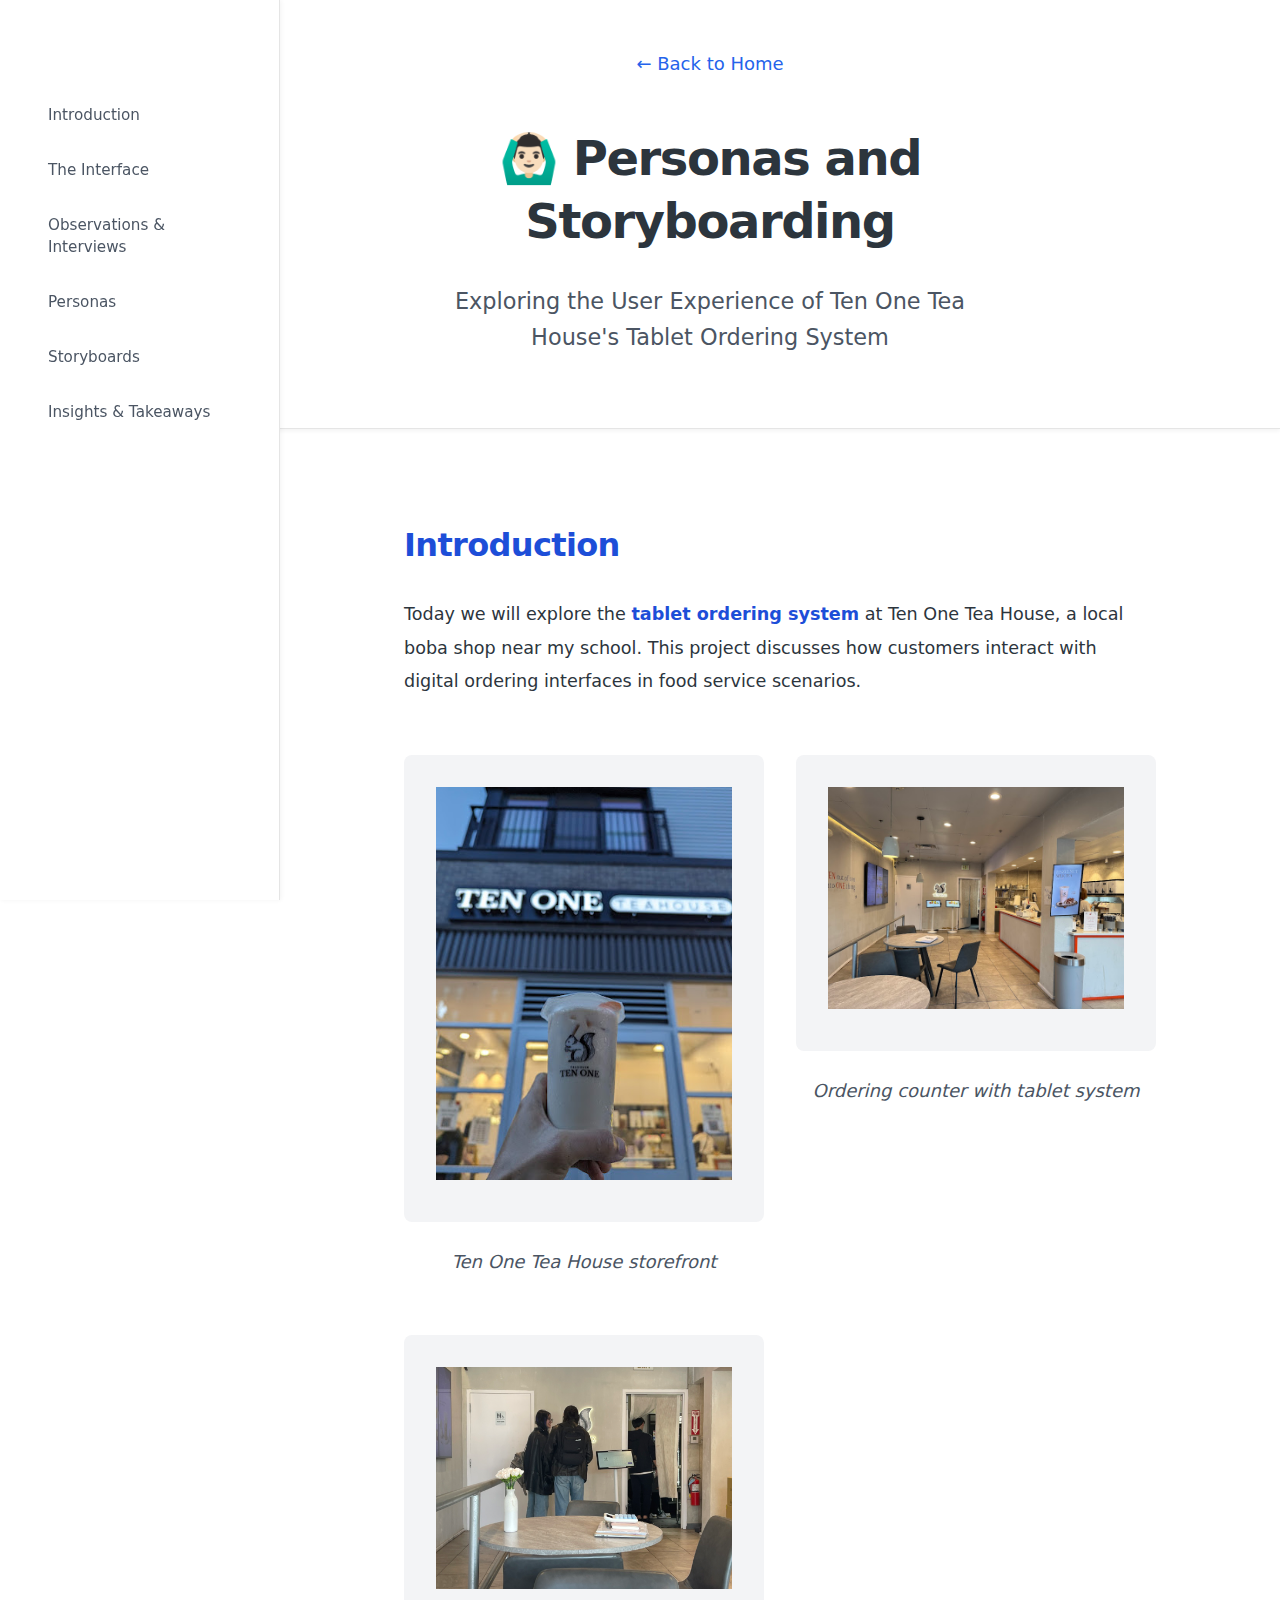
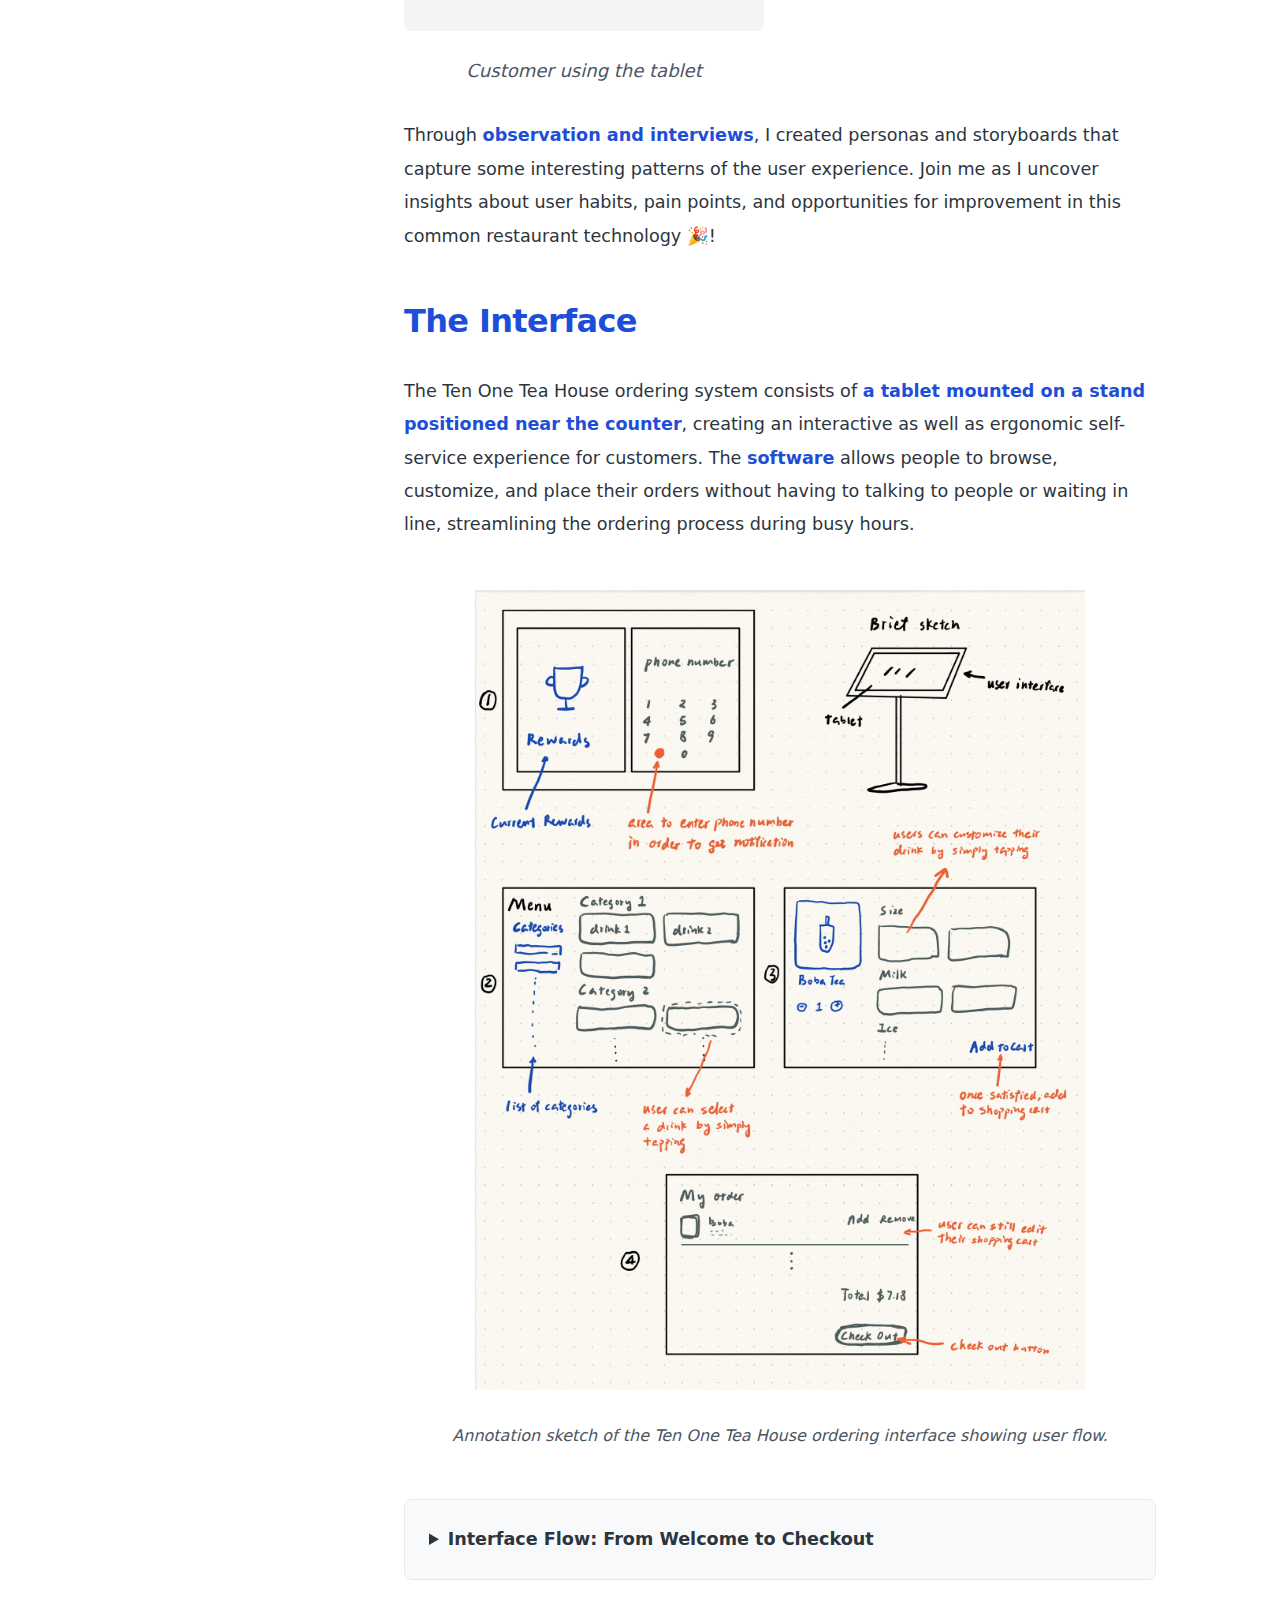
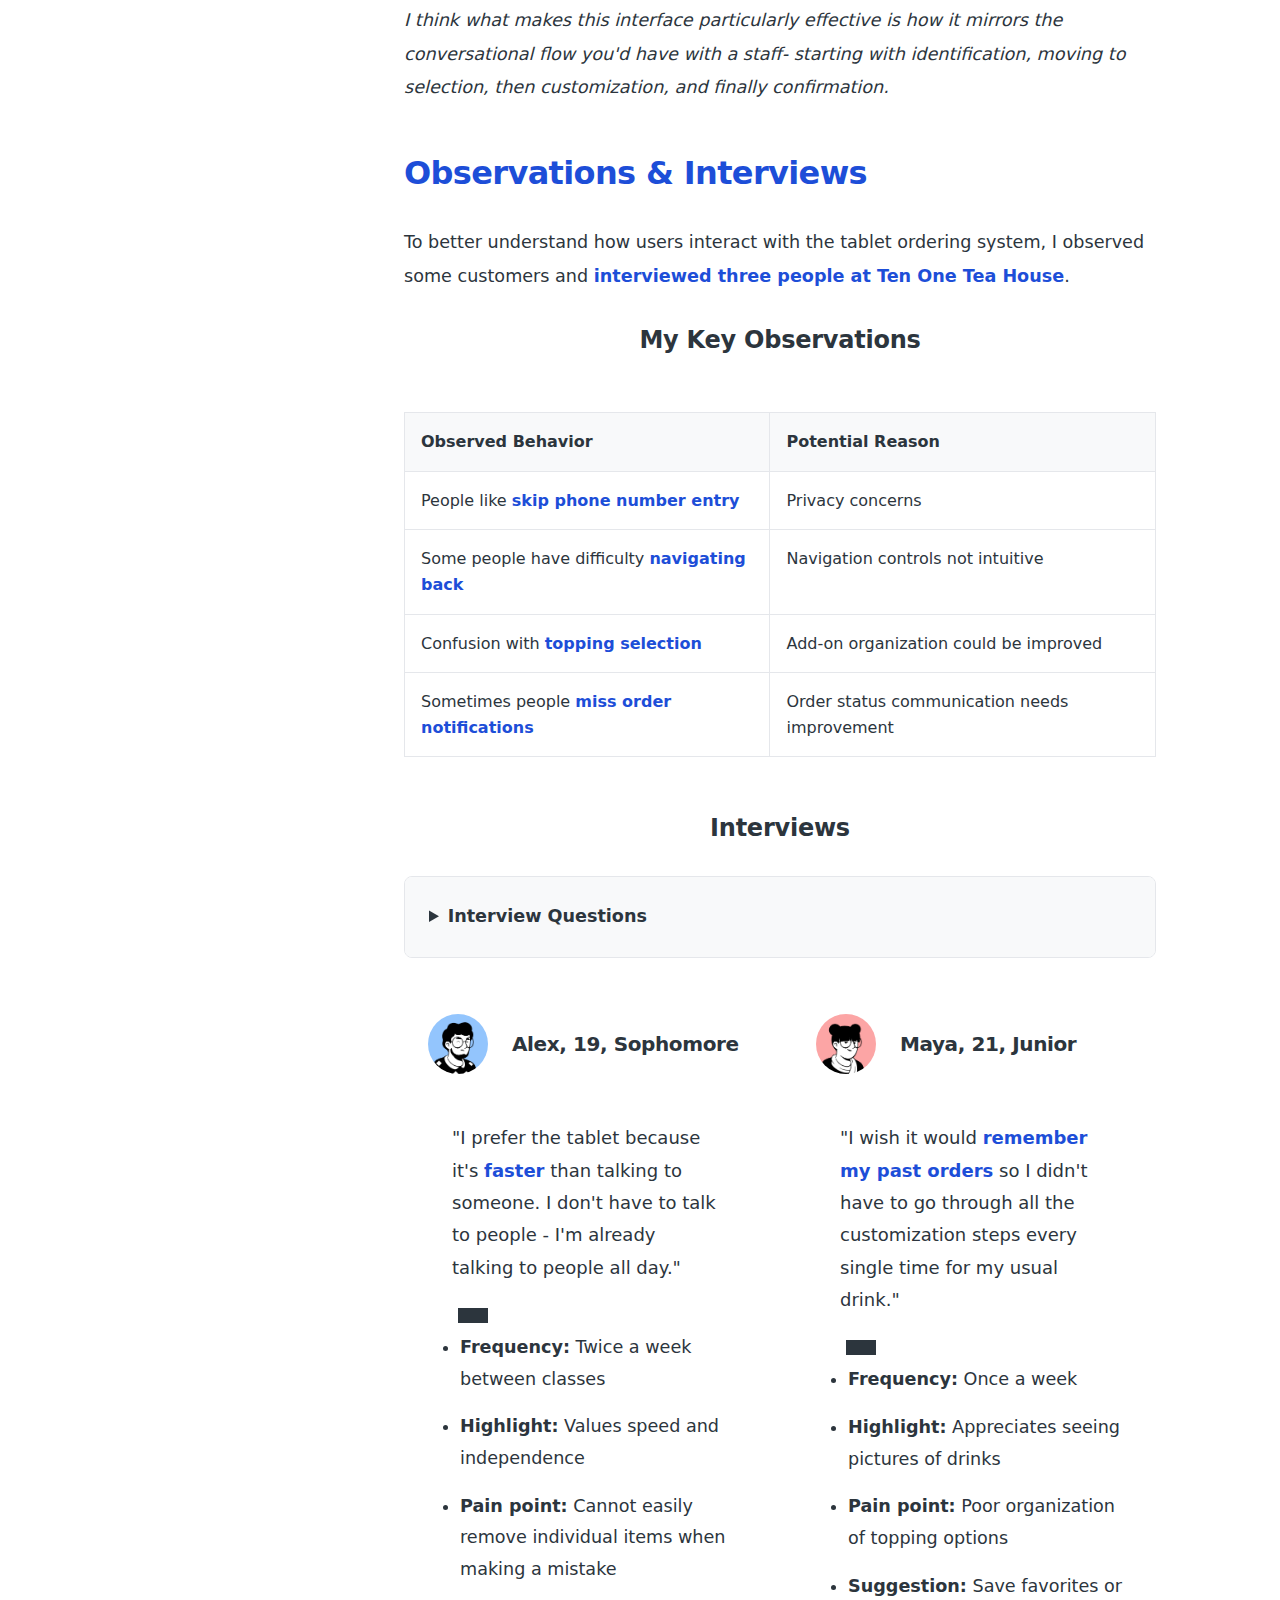
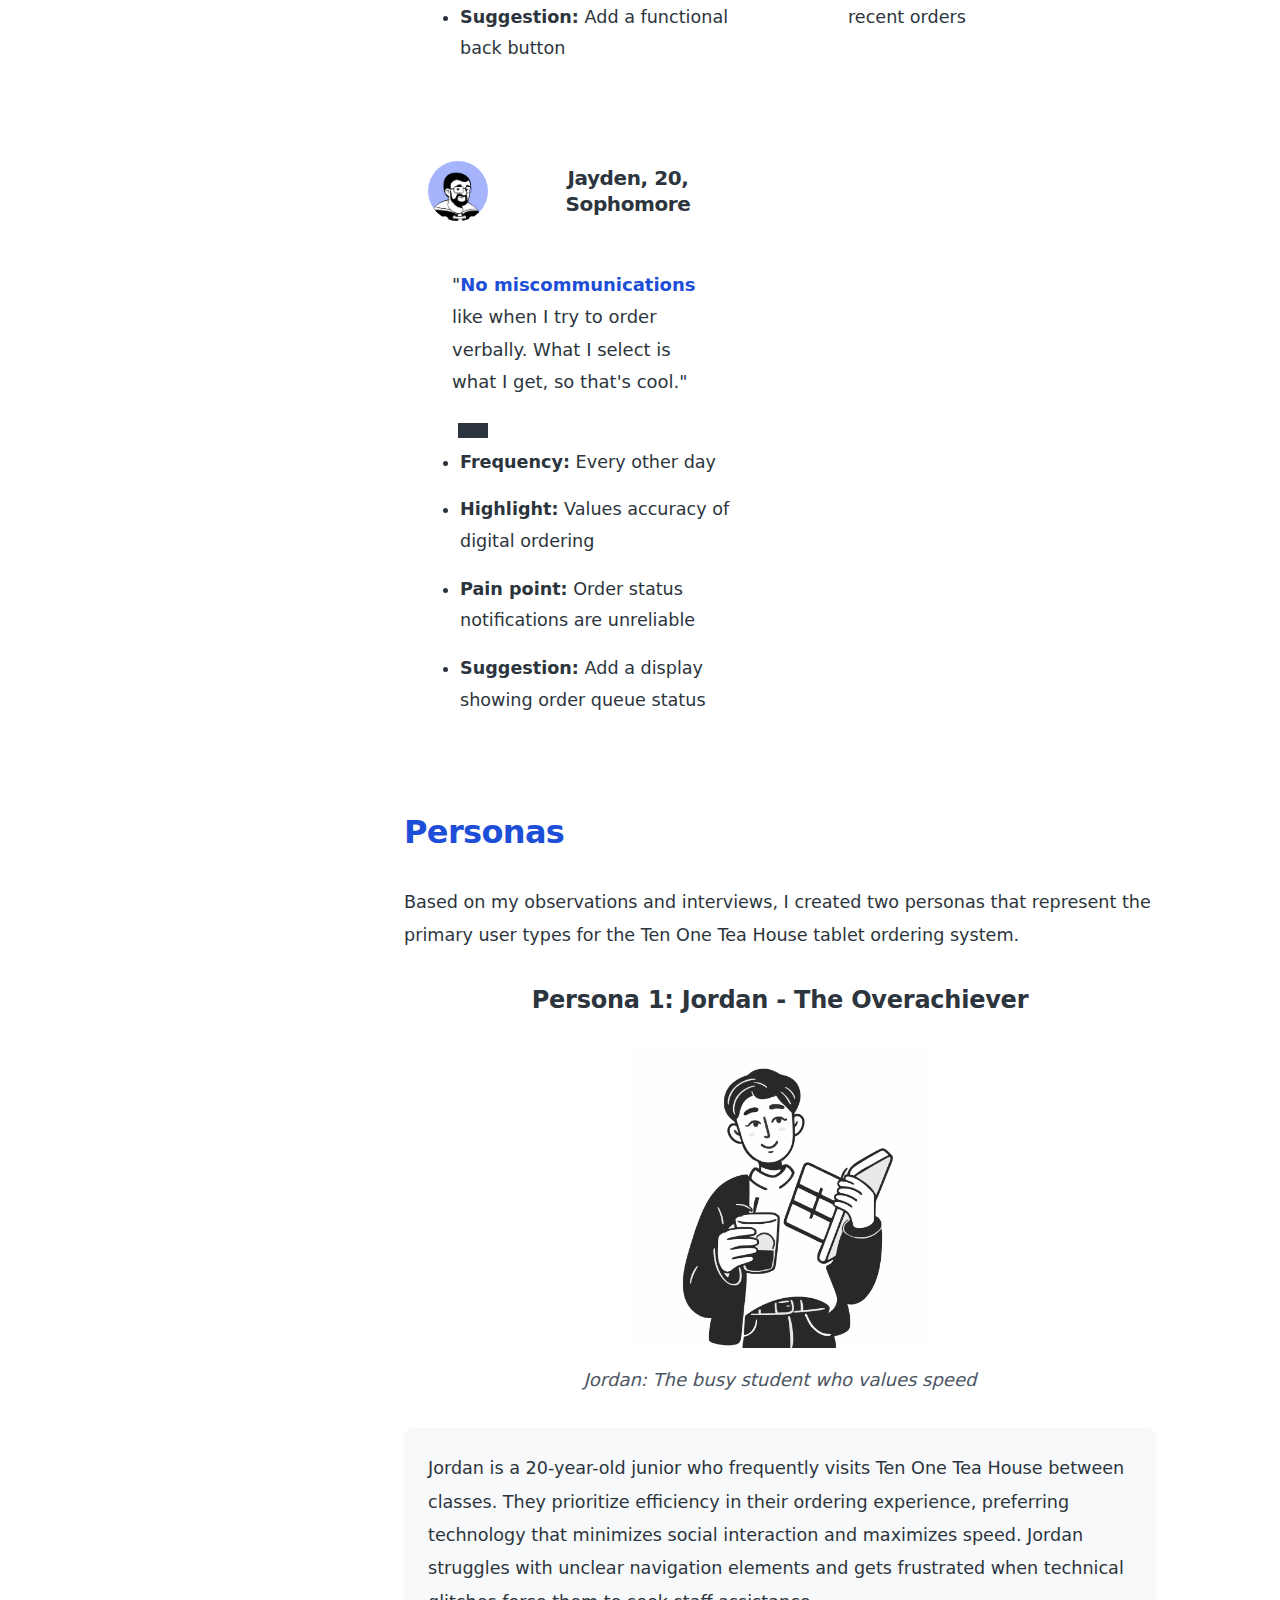
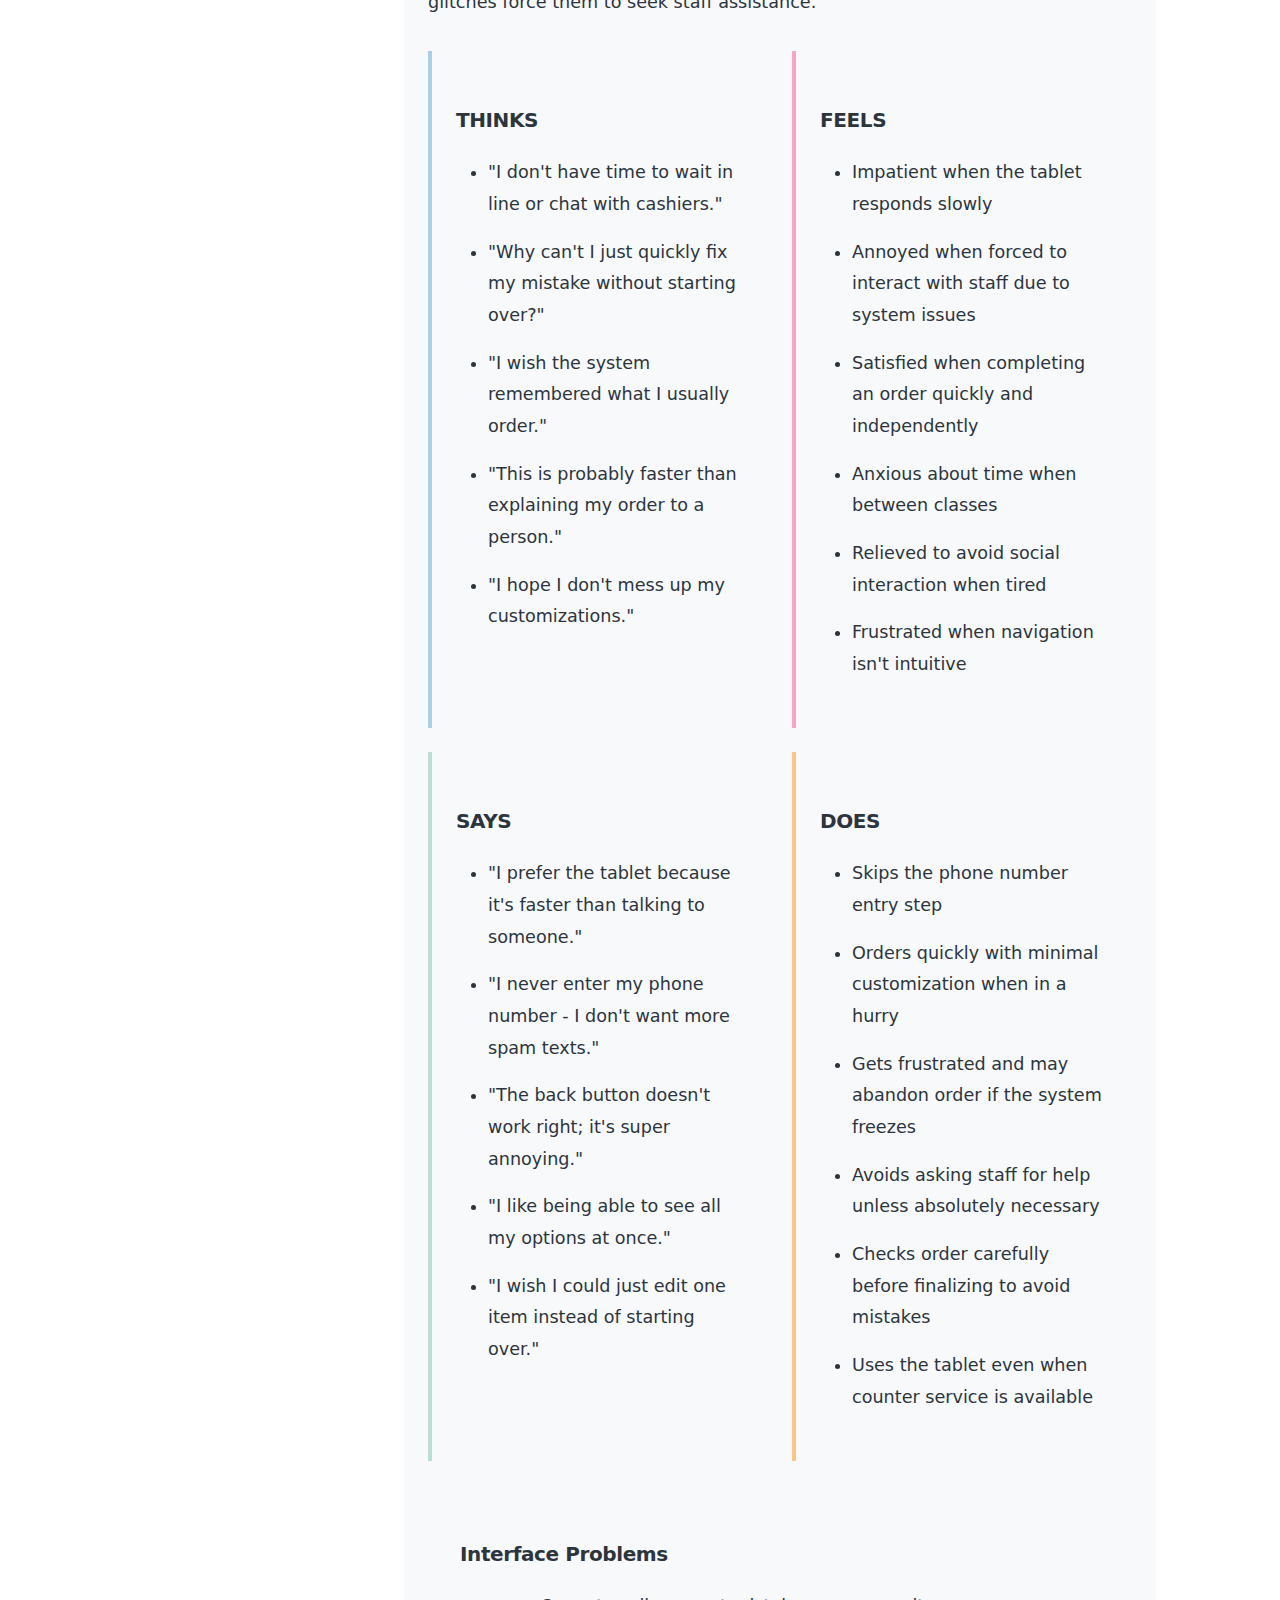
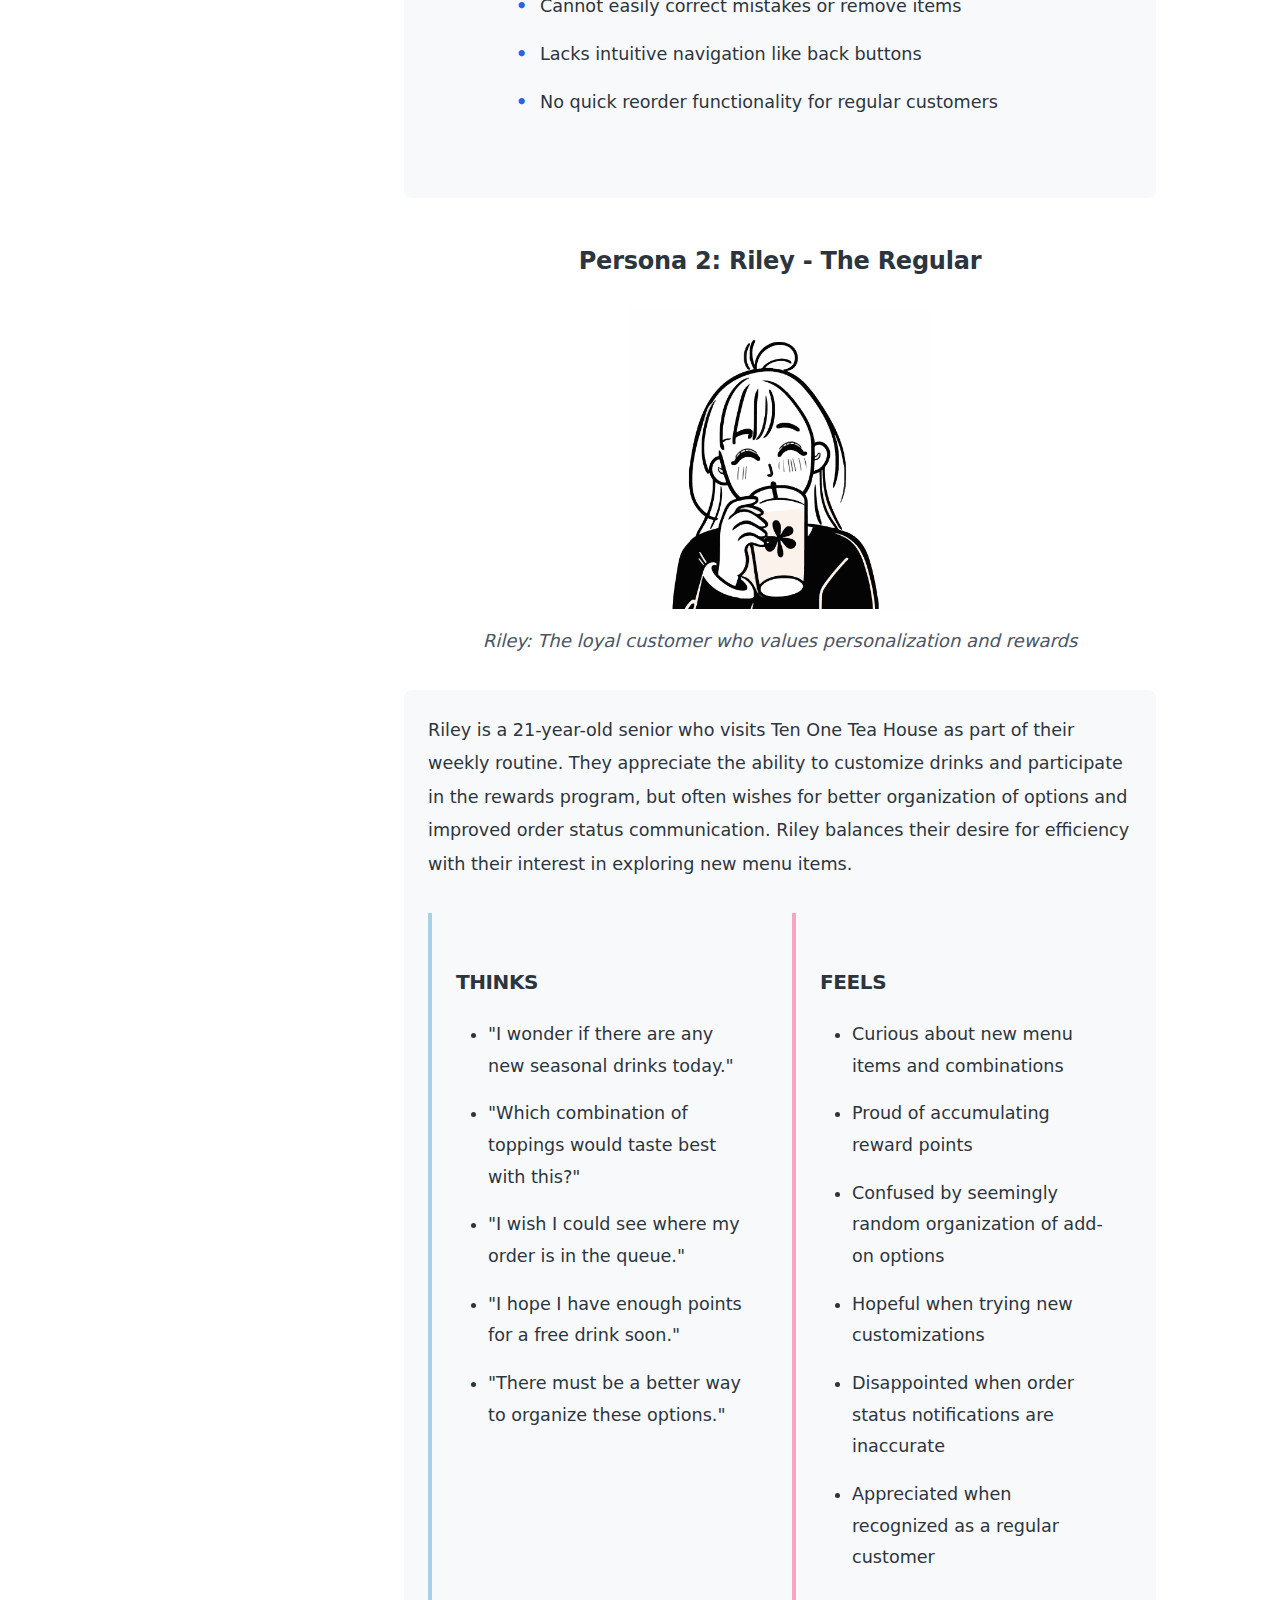
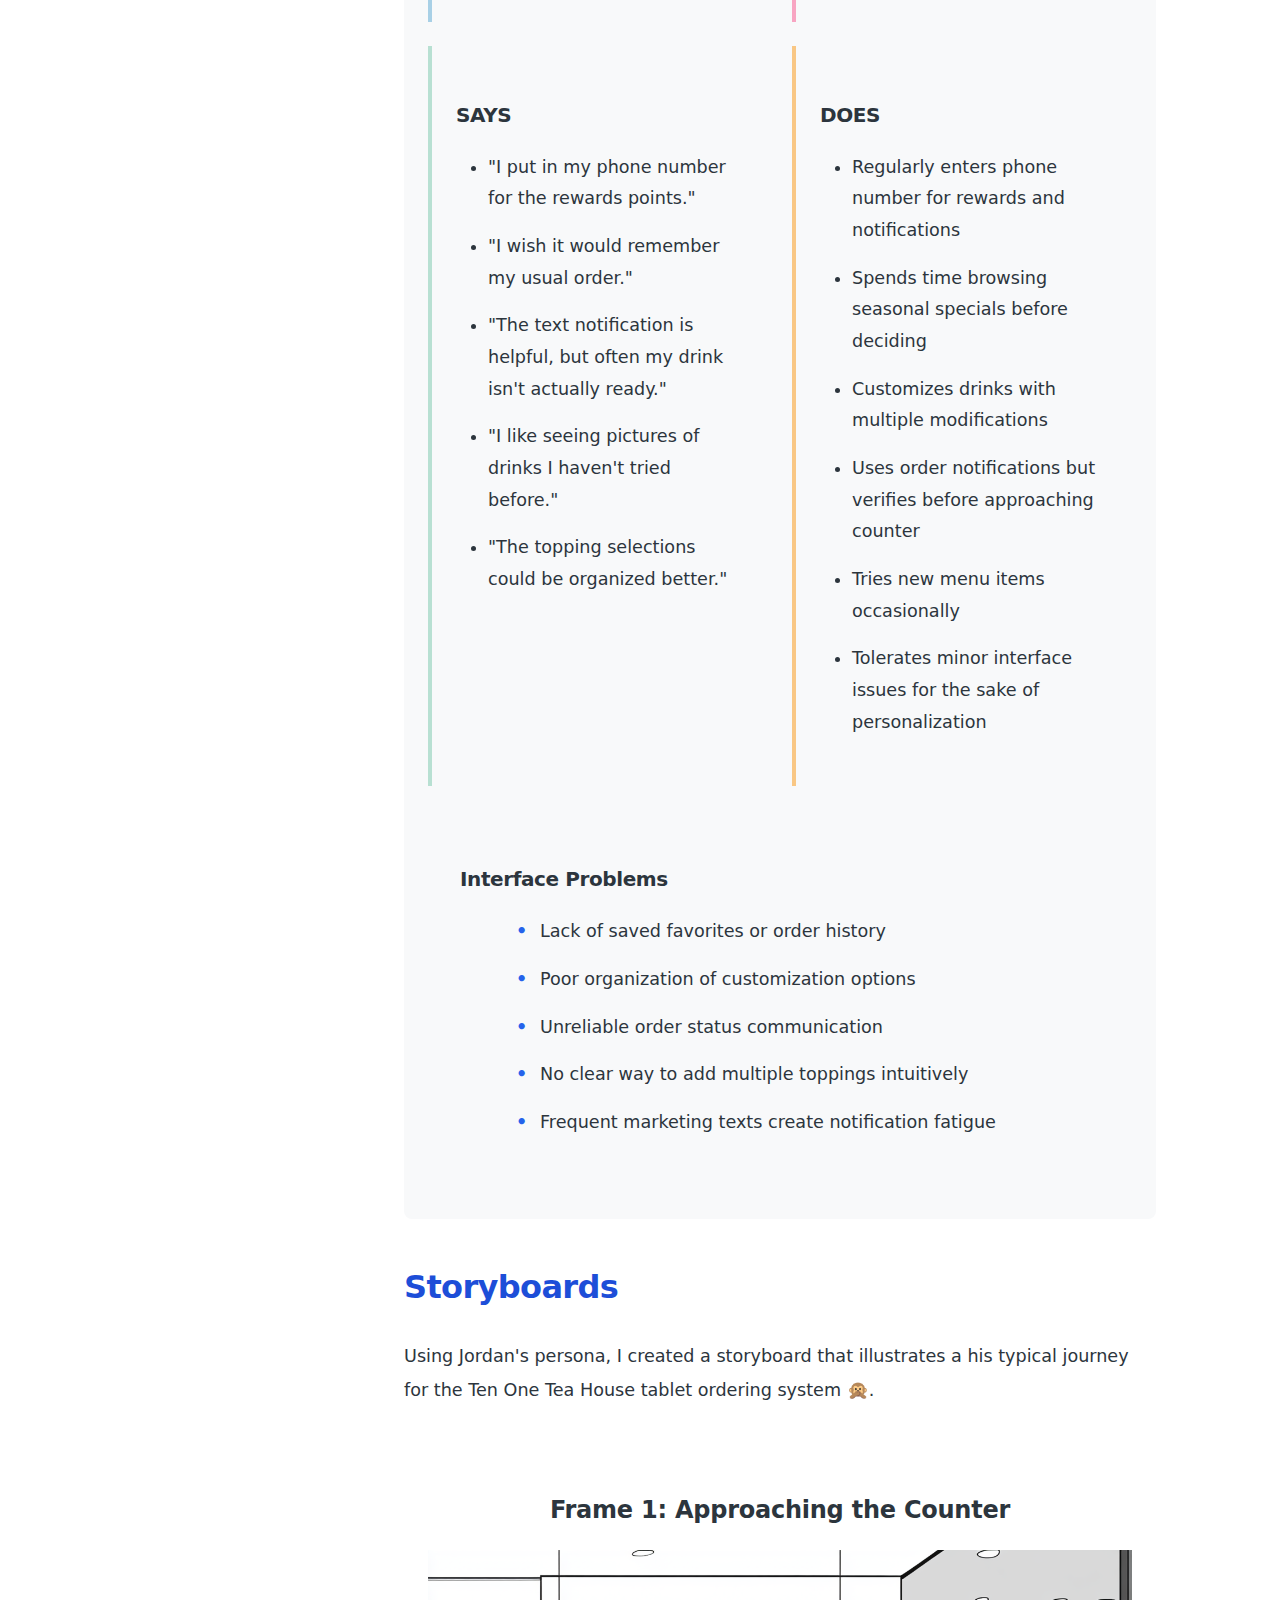
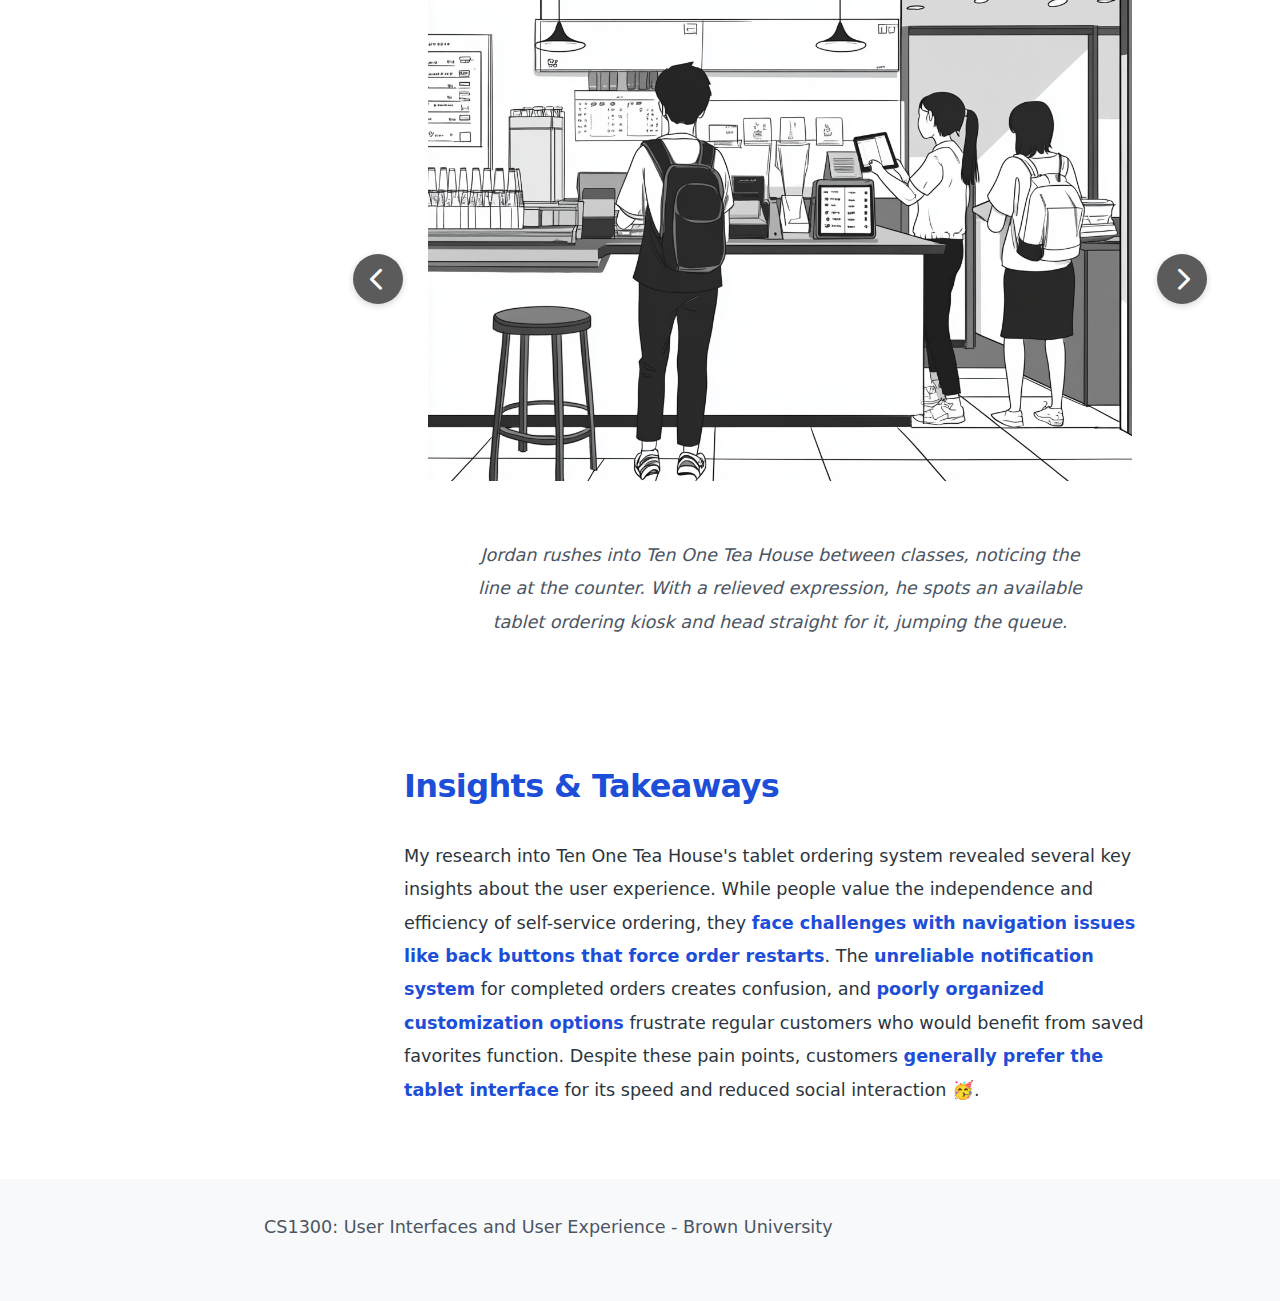
<file: assignments/personas-and-storyboarding/index.html>
<!DOCTYPE html>
<html lang="en">
<head>
    <meta charset="UTF-8">
    <meta name="viewport" content="width=device-width, initial-scale=1.0">
    <title>🙆🏻‍♂️ Personas and Storyboarding | CS1300 Portfolio</title>
    <link rel="stylesheet" href="../../styles.css">
    <!-- Add Font Awesome for navigation icons -->
    <link rel="stylesheet" href="https://cdnjs.cloudflare.com/ajax/libs/font-awesome/6.4.0/css/all.min.css">
    <style>
        /* Additional styles specific to this page */
        .interface-steps {
            display: grid;
            grid-template-columns: repeat(auto-fit, minmax(250px, 1fr));
            gap: var(--spacing-md);
            margin: var(--spacing-lg) 0;
        }
        
        .full-width-figure {
            width: 100%;
            margin: var(--spacing-xl) 0;
        }
        
        .full-width-figure img {
            width: 100%;
            max-height: 800px;
            object-fit: contain;
        }
        
        .full-width-figure figcaption {
            text-align: center;
            margin-top: var(--spacing-sm);
            font-style: italic;
            color: var(--text-secondary);
        }
        
        .interviewee-header {
            display: flex;
            align-items: center;
            gap: var(--spacing-md);
            margin-bottom: var(--spacing-sm);
        }
        
        .avatar {
            width: 60px;
            height: 60px;
            border-radius: 50%;
            object-fit: cover;
            border: 3px solid var(--accent-primary);
        }
        
        .interviewee-header h4 {
            margin: 0;
            color: var(--text-primary);
        }
        
        .interface-step {
            background-color: var(--background-card);
            border-radius: var(--border-radius);
            padding: var(--spacing-md);
            box-shadow: var(--shadow-sm);
            transition: transform 0.3s ease;
        }
        
        .interface-step:hover {
            transform: translateY(-5px);
            box-shadow: var(--shadow-md);
        }
        
        .quote-bubble {
            background-color: var(--background-accent);
            border-radius: 20px;
            padding: var(--spacing-md);
            position: relative;
            margin: var(--spacing-md) 0;
        }
        
        .quote-bubble::after {
            content: '';
            position: absolute;
            bottom: -15px;
            left: 30px;
            border-width: 15px 15px 0;
            border-style: solid;
            border-color: var(--background-accent) transparent;
        }
        
        .interview-summary {
            display: grid;
            grid-template-columns: repeat(auto-fit, minmax(300px, 1fr));
            gap: var(--spacing-md);
            margin: var(--spacing-md) 0;
        }
        
        .interviewee {
            background-color: var(--background-card);
            border-radius: var(--border-radius);
            padding: var(--spacing-md);
            box-shadow: var(--shadow-sm);
        }
        
        .empathy-map {
            display: grid;
            grid-template-columns: 1fr 1fr;
            grid-template-rows: auto auto;
            gap: var(--spacing-md);
            margin: var(--spacing-lg) 0;
        }
        
        .map-section {
            background-color: var(--background-card);
            border-radius: var(--border-radius);
            padding: var(--spacing-md);
            border-left: 4px solid;
            transition: transform 0.2s ease;
        }
        
        .map-section:hover {
            transform: translateY(-3px);
        }
        
        .map-section h4 {
            color: var(--accent-primary);
            text-align: left;
        }
        
        .thinks-section {
            border-color: #a8d0e6; /* Soft blue */
        }
        
        .feels-section {
            border-color: #f8a5c2; /* Soft pink */
        }
        
        .says-section {
            border-color: #b8e0d2; /* Soft green */
        }
        
        .does-section {
            border-color: #f9c784; /* Soft orange/yellow */
        }
        
        .slideshow {
            position: relative;
            margin: var(--spacing-lg) 0;
            max-width: 1200px;
            margin-left: auto;
            margin-right: auto;
        }
        
        .slide {
            display: none;
            padding: var(--spacing-md);
        }
        
        .slide.active {
            display: block;
        }
        
        .storyboard-image {
            width: 100%;
            max-height: 600px;
            object-fit: contain;
            border-radius: var(--border-radius);
            box-shadow: var(--shadow-md);
            margin-bottom: var(--spacing-md);
        }
        
        .slideshow-nav {
            display: flex;
            justify-content: space-between;
            position: absolute;
            width: 120%;
            left: -10%;
            top: 50%;
            transform: translateY(-50%);
            pointer-events: none;
            padding: 0 var(--spacing-md);
            z-index: 10;
        }
        
        .slideshow-nav button {
            background-color: #333;
            color: white;
            border: none;
            border-radius: 50%;
            width: 50px;
            height: 50px;
            font-size: 1.5rem;
            cursor: pointer;
            transition: all 0.3s ease;
            display: flex;
            align-items: center;
            justify-content: center;
            pointer-events: auto;
            opacity: 0.8;
            box-shadow: 0 2px 6px rgba(0, 0, 0, 0.2);
        }
        
        .slideshow-nav button:hover {
            background-color: #222;
            transform: scale(1.1);
            opacity: 1;
            box-shadow: 0 4px 10px rgba(0, 0, 0, 0.3);
        }
        
        .slide-indicator {
            display: flex;
            justify-content: center;
            gap: 8px;
            margin-top: var(--spacing-sm);
        }
        
        .indicator {
            width: 10px;
            height: 10px;
            border-radius: 50%;
            background-color: var(--background-card);
            cursor: pointer;
            transition: transform 0.2s ease, background-color 0.2s ease;
        }
        
        .indicator:hover {
            transform: scale(1.2);
        }
        
        .indicator.active {
            background-color: var(--accent-primary);
            width: 15px;
            height: 15px;
        }
        
        .storyboard-caption {
            margin-top: var(--spacing-md);
            font-style: italic;
            color: var(--text-secondary);
            text-align: center;
            max-width: 90%;
            margin-left: auto;
            margin-right: auto;
        }
        
        /* Screen reader only class */
        .sr-only {
            position: absolute;
            width: 1px;
            height: 1px;
            padding: 0;
            margin: -1px;
            overflow: hidden;
            clip: rect(0, 0, 0, 0);
            white-space: nowrap;
            border-width: 0;
        }

        h2 {
            text-align: left;
        }


    </style>
</head>
<body>
    <header class="hero">
        <div class="container">
            <a href="../../" class="back-link" style="display: inline-block; margin-bottom: 15px; color: var(--primary-color); text-decoration: none;">← Back to Home</a>
            <h1>🙆🏻‍♂️ Personas and Storyboarding</h1>
            <p class="subtitle">Exploring the User Experience of Ten One Tea House's Tablet Ordering System</p>
        </div>
    </header>

    <nav class="table-of-contents">
        <ul>
            <li><a href="#introduction">Introduction</a></li>
            <li><a href="#interface">The Interface</a></li>
            <li><a href="#observations">Observations & Interviews</a></li>
            <li><a href="#personas">Personas</a></li>
            <li><a href="#storyboards">Storyboards</a></li>
            <li><a href="#conclusion">Insights & Takeaways</a></li>
        </ul>
    </nav>

    <main style="margin-top: 0px;" class="container">
        <section id="introduction">
            <h2>Introduction</h2>
            <p>
                Today we will explore the <span class="highlight">tablet ordering system</span> at Ten One Tea House, a local boba shop near my school. 
                This project discusses how customers interact with digital ordering interfaces in food service scenarios.
            </p>
            
            <div class="example-images">
                <figure>
                    <div class="image-placeholder">
                        <img src="images/shop-exterior.jpg" alt="Shop Exterior Image" style="max-width: 100%; border-radius: var(--border-radius);">
                    </div>
                    <figcaption class="caption">Ten One Tea House storefront</figcaption>
                </figure>
                <figure>
                    <div class="image-placeholder">
                        <img src="images/order.jpg" alt="Customer Using Tablet Image" style="max-width: 100%; border-radius: var(--border-radius);">
                    </div>
                    <figcaption class="caption">Ordering counter with tablet system</figcaption>
                </figure>
                <figure>
                    <div class="image-placeholder">
                        <img src="images/customer.jpeg" alt="Customer Using Tablet Image" style="max-width: 100%; border-radius: var(--border-radius);">
                    </div>
                    <figcaption class="caption">Customer using the tablet</figcaption>
                </figure>
            </div>
            
            <p>
                Through <span class="highlight">observation and interviews</span>, I created personas and storyboards that capture some interesting patterns of the user experience. 
                Join me as I uncover insights about user habits, pain points, and opportunities for improvement in this common restaurant technology 🎉! 
            </p>
        </section>

        <section id="interface">
            <h2>The Interface</h2>
            <p>
                The Ten One Tea House ordering system consists of <span class="highlight">a tablet mounted on a stand positioned near the counter</span>, creating an interactive as well as ergonomic self-service experience for customers. 
                The <span class="highlight">software</span> allows people to browse, customize, and place their orders without having to talking to people or waiting in line, streamlining the ordering process during busy hours.
            </p>
            
            <figure class="full-width-figure">
                <img src="images/annotated.jpeg" alt="Annotated Interface Flow" style="max-width: 100%; display: block; margin: var(--spacing-lg) auto; box-shadow: var(--shadow-md); border-radius: var(--border-radius);">
                <figcaption class="caption">Annotation sketch of the Ten One Tea House ordering interface showing user flow.</figcaption>
            </figure>
            
            <details class="platform-details">
                <summary>Interface Flow: From Welcome to Checkout</summary>
                <div>
                    <p>The interface follows a logical four-step flow designed to guide users from login to checkout:</p>
                    
                    <div class="interface-steps">
                        <div class="interface-step">
                            <h4>Step 1: Welcome Screen</h4>
                            <div class="image-placeholder">
                                <img src="images/welcome.jpeg" alt="Welcome Screen" style="max-width: 100%; border-radius: var(--border-radius);">
                            </div>
                            <p>When approaching the tablet, customers first encounter a welcome screen divided into two sections: a rewards panel displaying current promotions through an eye-catching slideshow, and a phone number entry pad. This initial screen serves dual purposes - entering your number enrolls you in their reward program while also providing a way to receive order notifications.</p>
                        </div>
                        
                        <div class="interface-step">
                            <h4>Step 2: Menu Selection</h4>
                            <div class="image-placeholder">
                                <img src="images/menu.jpeg" alt="Menu Screen" style="max-width: 100%; border-radius: var(--border-radius);">
                            </div>
                            <p>The menu page thoughtfully splits into a sidebar categorizing drink types on the left (milk teas, fruit teas, etc.) and the main content area on the right displaying the actual drink options. This categorical organization helps users quickly find what they're looking for without endless scrolling.</p>
                        </div>
                        
                        <div class="interface-step">
                            <h4>Step 3: Customization</h4>
                            <div class="image-placeholder">
                                <img src="images/customization.jpeg" alt="Customization Screen" style="max-width: 100%; border-radius: var(--border-radius);">
                            </div>
                            <p>The drink customization page presents a visually appealing image of the chosen drink on the left side while offering customization options on the right. Here, customers can personalize their experience by adjusting quantity, size, milk type, and ice level with simple taps.</p>
                        </div>
                        
                        <div class="interface-step">
                            <h4>Step 4: Checkout</h4>
                            <div class="image-placeholder">
                                <img src="images/checkout.jpeg" alt="Checkout Screen" style="max-width: 100%; border-radius: var(--border-radius);">
                            </div>
                            <p>The checkout page displays a complete summary of the order with line items, prices, and a total. Users can make last-minute adjustments before finalizing their purchase with the prominently displayed "Check Out" button. After payment, customers receive an order number for pickup.</p>
                        </div>
                    </div>
                </div>
            </details>
            
            <p class="emphasis">
                I think what makes this interface particularly effective is how it mirrors the conversational flow you'd have with a staff- starting with identification, moving to selection, then customization, and finally confirmation.
            </p>
        </section>

        <section id="observations">
            <h2>Observations & Interviews</h2>
            <p>
                To better understand how users interact with the tablet ordering system, I observed some customers and <span class="highlight">interviewed three people at Ten One Tea House</span>.
            </p>

            <div class="observation-notes">
                <h3>My Key Observations</h3>
                <div class="observation-table">
                    <table>
                        <thead>
                            <tr>
                                <th>Observed Behavior</th>
                                <th>Potential Reason</th>
                            </tr>
                        </thead>
                        <tbody>
                            <tr>
                                <td>People like <span class="highlight">skip phone number entry</span></td>
                                <td>Privacy concerns</td>
                            </tr>
                            <tr>
                                <td>Some people have difficulty <span class="highlight">navigating back</span></td>
                                <td>Navigation controls not intuitive</td>
                            </tr>
                            <tr>
                                <td>Confusion with <span class="highlight">topping selection</span></td>
                                <td>Add-on organization could be improved</td>
                            </tr>
                            <tr>
                                <td>Sometimes people <span class="highlight">miss order notifications</span></td>
                                <td>Order status communication needs improvement</td>
                            </tr>
                        </tbody>
                    </table>
                </div>
            </div>


            <h3>Interviews</h3>
            <div class="accordion-container">
                <details class="platform-details">
                    <summary>Interview Questions</summary>
                    <div>
                        <ol>
                            <li>How <span class="highlight">often</span> do you visit Ten One Tea House, and have you used their tablet ordering system before?</li>
                            <li>Walk me through your <span class="highlight">typical ordering process</span> at Ten One Tea House. What are the steps you usually take?</li>
                            <li>What aspects of the tablet ordering system do you find most helpful or convenient?</li>
                            <li>Have you experienced any challenges or frustrations while using the tablet to place your order?</li>
                            <li>How do you feel about <span class="highlight">entering your phone number</span> at the beginning of the ordering process?</li>
                            <li>When customizing your drink, how easy or difficult is it to find and select the options you want?</li>
                            <li>If you could change or improve one thing about the tablet ordering system, what would it be and why?</li>
                        </ol>
                    </div>
                </details>
            </div>
            <div class="interview-summary">
                <div class="interviewee">
                    <div class="interviewee-header">
                        <img src="images/alex.png" alt="Alex Avatar" class="avatar">
                        <h4>Alex, 19, Sophomore</h4>
                    </div>
                    <div class="quote-bubble">
                        "I prefer the tablet because it's <span class="highlight">faster</span> than talking to someone. I don't have to talk to people - I'm already talking to people all day."
                    </div>
                    <ul>
                        <li><strong>Frequency:</strong> Twice a week between classes</li>
                        <li><strong>Highlight:</strong> Values speed and independence</li>
                        <li><strong>Pain point:</strong> Cannot easily remove individual items when making a mistake</li>
                        <li><strong>Suggestion:</strong> Add a functional back button</li>
                    </ul>
                </div>
                
                <div class="interviewee">
                    <div class="interviewee-header">
                        <img src="images/maya.png" alt="Maya Avatar" class="avatar">
                        <h4>Maya, 21, Junior</h4>
                    </div>
                    <div class="quote-bubble">
                        "I wish it would <span class="highlight">remember my past orders</span> so I didn't have to go through all the customization steps every single time for my usual drink."
                    </div>
                    <ul>
                        <li><strong>Frequency:</strong> Once a week</li>
                        <li><strong>Highlight:</strong> Appreciates seeing pictures of drinks</li>
                        <li><strong>Pain point:</strong> Poor organization of topping options</li>
                        <li><strong>Suggestion:</strong> Save favorites or recent orders</li>
                    </ul>
                </div>
                
                <div class="interviewee">
                    <div class="interviewee-header">
                        <img src="images/jayden.png" alt="Jayden Avatar" class="avatar">
                        <h4>Jayden, 20, Sophomore</h4>
                    </div>
                    <div class="quote-bubble">
                        "<span class="highlight">No miscommunications</span> like when I try to order verbally. What I select is what I get, so that's cool."
                    </div>
                    <ul>
                        <li><strong>Frequency:</strong> Every other day</li>
                        <li><strong>Highlight:</strong> Values accuracy of digital ordering</li>
                        <li><strong>Pain point:</strong> Order status notifications are unreliable</li>
                        <li><strong>Suggestion:</strong> Add a display showing order queue status</li>
                    </ul>
                </div>
            </div>
        </section>

        <section id="personas">
            <h2>Personas</h2>
            <p>
                Based on my observations and interviews, I created two personas that represent the primary user types for the Ten One Tea House tablet ordering system.
            </p>

            <div class="persona">
                <h3>Persona 1: Jordan - The Overachiever</h3>
                <div class="example-images">
                    <figure>
                        <div style="display: flex; justify-content: center; align-items: center;">
                            <img src="images/persona1.png" style="width: 300px; height: 300px; border-radius: var(--border-radius);" alt="Jordan Avatar" class="avatar">
                        </div>
                        <figcaption class="caption">Jordan: The busy student who values speed </figcaption>
                    </figure>
                </div>

                <div class="model-description">
                    <p>
                        Jordan is a 20-year-old junior who frequently visits Ten One Tea House between classes. 
                        They prioritize efficiency in their ordering experience, preferring technology that minimizes social interaction and maximizes speed. 
                        Jordan struggles with unclear navigation elements and gets frustrated when technical glitches force them to seek staff assistance.
                    </p>

                    <div class="empathy-map">
                        <div class="map-section thinks-section">
                            <h4>THINKS</h4>
                            <ul>
                                <li>"I don't have time to wait in line or chat with cashiers."</li>
                                <li>"Why can't I just quickly fix my mistake without starting over?"</li>
                                <li>"I wish the system remembered what I usually order."</li>
                                <li>"This is probably faster than explaining my order to a person."</li>
                                <li>"I hope I don't mess up my customizations."</li>
                            </ul>
                        </div>

                        <div class="map-section feels-section">
                            <h4>FEELS</h4>
                            <ul>
                                <li>Impatient when the tablet responds slowly</li>
                                <li>Annoyed when forced to interact with staff due to system issues</li>
                                <li>Satisfied when completing an order quickly and independently</li>
                                <li>Anxious about time when between classes</li>
                                <li>Relieved to avoid social interaction when tired</li>
                                <li>Frustrated when navigation isn't intuitive</li>
                            </ul>
                        </div>

                        <div class="map-section says-section">
                            <h4>SAYS</h4>
                            <ul>
                                <li>"I prefer the tablet because it's faster than talking to someone."</li>
                                <li>"I never enter my phone number - I don't want more spam texts."</li>
                                <li>"The back button doesn't work right; it's super annoying."</li>
                                <li>"I like being able to see all my options at once."</li>
                                <li>"I wish I could just edit one item instead of starting over."</li>
                            </ul>
                        </div>

                        <div class="map-section does-section">
                            <h4>DOES</h4>
                            <ul>
                                <li>Skips the phone number entry step</li>
                                <li>Orders quickly with minimal customization when in a hurry</li>
                                <li>Gets frustrated and may abandon order if the system freezes</li>
                                <li>Avoids asking staff for help unless absolutely necessary</li>
                                <li>Checks order carefully before finalizing to avoid mistakes</li>
                                <li>Uses the tablet even when counter service is available</li>
                            </ul>
                        </div>
                    </div>

                    <div style="margin-bottom: 0;" class="key-insights">
                        <h4>Interface Problems</h4>
                        <ul>
                            <li>Cannot easily correct mistakes or remove items</li>
                            <li>Lacks intuitive navigation like back buttons</li>
                            <li>No quick reorder functionality for regular customers</li>
                        </ul>
                    </div>
                </div>
            </div>

            <div class="persona">
                <h3>Persona 2: Riley - The Regular</h3>
                <div class="example-images">
                    <figure>
                        <div style="display: flex; justify-content: center; align-items: center;">
                            <img src="images/persona2.png" style="width: 300px; height: 300px; border-radius: var(--border-radius);" alt="Riley Avatar" class="avatar">
                        </div>
                        <figcaption class="caption">Riley: The loyal customer who values personalization and rewards</figcaption>
                    </figure>
                </div>

                <div class="model-description">
                    <p>
                        Riley is a 21-year-old senior who visits Ten One Tea House as part of their weekly routine. 
                        They appreciate the ability to customize drinks and participate in the rewards program, but often wishes for better organization of options and improved order status communication. 
                        Riley balances their desire for efficiency with their interest in exploring new menu items.
                    </p>

                    <div class="empathy-map">
                        <div class="map-section thinks-section">
                            <h4>THINKS</h4>
                            <ul>
                                <li>"I wonder if there are any new seasonal drinks today."</li>
                                <li>"Which combination of toppings would taste best with this?"</li>
                                <li>"I wish I could see where my order is in the queue."</li>
                                <li>"I hope I have enough points for a free drink soon."</li>
                                <li>"There must be a better way to organize these options."</li>
                            </ul>
                        </div>

                        <div class="map-section feels-section">
                            <h4>FEELS</h4>
                            <ul>
                                <li>Curious about new menu items and combinations</li>
                                <li>Proud of accumulating reward points</li>
                                <li>Confused by seemingly random organization of add-on options</li>
                                <li>Hopeful when trying new customizations</li>
                                <li>Disappointed when order status notifications are inaccurate</li>
                                <li>Appreciated when recognized as a regular customer</li>
                            </ul>
                        </div>

                        <div class="map-section says-section">
                            <h4>SAYS</h4>
                            <ul>
                                <li>"I put in my phone number for the rewards points."</li>
                                <li>"I wish it would remember my usual order."</li>
                                <li>"The text notification is helpful, but often my drink isn't actually ready."</li>
                                <li>"I like seeing pictures of drinks I haven't tried before."</li>
                                <li>"The topping selections could be organized better."</li>
                            </ul>
                        </div>

                        <div class="map-section does-section">
                            <h4>DOES</h4>
                            <ul>
                                <li>Regularly enters phone number for rewards and notifications</li>
                                <li>Spends time browsing seasonal specials before deciding</li>
                                <li>Customizes drinks with multiple modifications</li>
                                <li>Uses order notifications but verifies before approaching counter</li>
                                <li>Tries new menu items occasionally</li>
                                <li>Tolerates minor interface issues for the sake of personalization</li>
                            </ul>
                        </div>
                    </div>

                    <div style="margin-bottom: 0;" class="key-insights">
                        <h4>Interface Problems</h4>
                        <ul>
                            <li>Lack of saved favorites or order history</li>
                            <li>Poor organization of customization options</li>
                            <li>Unreliable order status communication</li>
                            <li>No clear way to add multiple toppings intuitively</li>
                            <li>Frequent marketing texts create notification fatigue</li>
                        </ul>
                    </div>
                </div>
            </div>
        </section>

        <section id="storyboards">
            <h2>Storyboards</h2>
            <p>
                Using Jordan's persona, I created a storyboard that illustrates a his typical journey for the Ten One Tea House tablet ordering system 🙊.
            </p>

            <div class="slideshow">
                <div class="slide active">
                    <h3>Frame 1: Approaching the Counter</h3>
                    <img src="images/story-1.png" alt="Jordan approaching the counter" class="storyboard-image">
                    <p class="storyboard-caption">Jordan rushes into Ten One Tea House between classes, noticing the line at the counter. 
                        With a relieved expression, he spots an available tablet ordering kiosk and head straight for it, jumping the queue.</p>
                </div>
                
                <div class="slide">
                    <h3>Frame 2: Navigating the Menu</h3>
                    <img src="images/story-2.png" alt="Jordan navigating the menu" class="storyboard-image">
                    <p class="storyboard-caption">Jordan skips the phone number entry and quickly navigates to the "Fruit Tea" category. 
                        He scans through options with focused efficiency, tapping on his usual passion fruit tea. 
                       </p>
                </div>
                
                <div class="slide">
                    <h3>Frame 3: Customization Challenge</h3>
                    <img src="images/story-3.png" alt="Jordan facing customization challenges" class="storyboard-image">
                    <p class="storyboard-caption">While customizing his drink, Jordan accidentally selects the wrong ice level. 
                        He tries tapping the back button repeatedly but it doesn't respond. 
                        His expression shows clear frustration as he thinks: "Why won't this work? Now I have to start over!"</p>
                </div>
                
                <div class="slide">
                    <h3>Frame 4: Starting Over</h3>
                    <img src="images/story-4.png" alt="Jordan starting over" class="storyboard-image">
                    <p class="storyboard-caption">With an anxious glance at the time, Jordan goes back to the main menu and carefully reselects his drink. 
                        This time he methodically chooses "Less Ice" and adds lychee jelly, concentrating intensely to avoid making another mistake.</p>
                </div>
                
                <div class="slide">
                    <h3>Frame 5: Checkout and Payment</h3>
                    <img src="images/story-5.png" alt="Jordan at checkout" class="storyboard-image">
                    <p class="storyboard-caption">Jordan reviews his order at checkout, quickly confirms everything is correct, and taps his credit card on the payment terminal. 
                        The screen displays "Order #42" with a confirmation message.</p>
                </div>
                
                <div class="slide">
                    <h3>Frame 6: Missing His Order</h3>
                    <img src="images/story-6.png" alt="Jordan missing his order" class="storyboard-image">
                    <p class="storyboard-caption">In the busy shop, Jordan waits while checking emails on his phone. He doesn't hear when his number is called. 
                        After realizing several minutes have passed, he approaches the counter looking concerned and discovers his drink has been sitting there.</p>
                </div>
                
                <div class="slide">
                    <h3>Frame 7: Departure Thoughts</h3>
                    <img src="images/story-7.png" alt="Jordan leaving with his drink" class="storyboard-image">
                    <p class="storyboard-caption">As Jordan rushes out with his drink, a thought bubble reveals: "The ordering was quick, but I wish there was a better way to know when my drink was ready. Still got my perfect tea though - might make it to class on time!"</p>
                </div>
                
                <div class="slide-indicator">
                    <span class="indicator active" data-slide="0" aria-label="Slide 1"></span>
                    <span class="indicator" data-slide="1" aria-label="Slide 2"></span>
                    <span class="indicator" data-slide="2" aria-label="Slide 3"></span>
                    <span class="indicator" data-slide="3" aria-label="Slide 4"></span>
                    <span class="indicator" data-slide="4" aria-label="Slide 5"></span>
                    <span class="indicator" data-slide="5" aria-label="Slide 6"></span>
                    <span class="indicator" data-slide="6" aria-label="Slide 7"></span>
                </div>
                
                <div class="slideshow-nav">
                    <button id="prev-button" aria-label="Previous slide"><i class="fas fa-chevron-left"></i></button>
                    <button id="next-button" aria-label="Next slide"><i class="fas fa-chevron-right"></i></button>
                </div>
            </div>
        </section>

        <section id="conclusion">
            <h2>Insights & Takeaways</h2>
            <p>
                My research into Ten One Tea House's tablet ordering system revealed several key insights about the user experience. 
                While people value the independence and efficiency of self-service ordering, they <span class="highlight">face challenges with navigation issues like back buttons that force order restarts</span>. 
                The <span class="highlight">unreliable notification system</span> for completed orders creates confusion, and <span class="highlight">poorly organized customization options</span> frustrate regular customers who would benefit from saved favorites function. 
                Despite these pain points, customers <span class="highlight">generally prefer the tablet interface</span> for its speed and reduced social interaction 🥳. 
            </p>
        </section>
    </main>

    <footer>
        <div class="container">
            <p>CS1300: User Interfaces and User Experience - Brown University</p>
        </div>
    </footer>

    <script>
        // Simplified slideshow functionality - buttons only
        document.addEventListener('DOMContentLoaded', function() {
            const slides = document.querySelectorAll('.slide');
            const prevButton = document.getElementById('prev-button');
            const nextButton = document.getElementById('next-button');
            const indicators = document.querySelectorAll('.indicator');
            let currentSlide = 0;
            const totalSlides = slides.length;
            
            function showSlide(index) {
                // Ensure the index is within bounds
                if (index < 0) index = totalSlides - 1;
                if (index >= totalSlides) index = 0;
                
                // Hide all slides
                slides.forEach(slide => slide.classList.remove('active'));
                indicators.forEach(indicator => indicator.classList.remove('active'));
                
                // Show the selected slide
                slides[index].classList.add('active');
                indicators[index].classList.add('active');
                currentSlide = index;
            }
            
            // Event listeners for buttons
            prevButton.addEventListener('click', function() {
                showSlide((currentSlide - 1 + totalSlides) % totalSlides);
            });
            
            nextButton.addEventListener('click', function() {
                showSlide((currentSlide + 1) % totalSlides);
            });
            
            // Add click events to indicators
            indicators.forEach((indicator, index) => {
                indicator.addEventListener('click', function() {
                    showSlide(index);
                });
            });
            
            // Initialize
            showSlide(0);
        });
    </script>
</body>
</html>
</file>
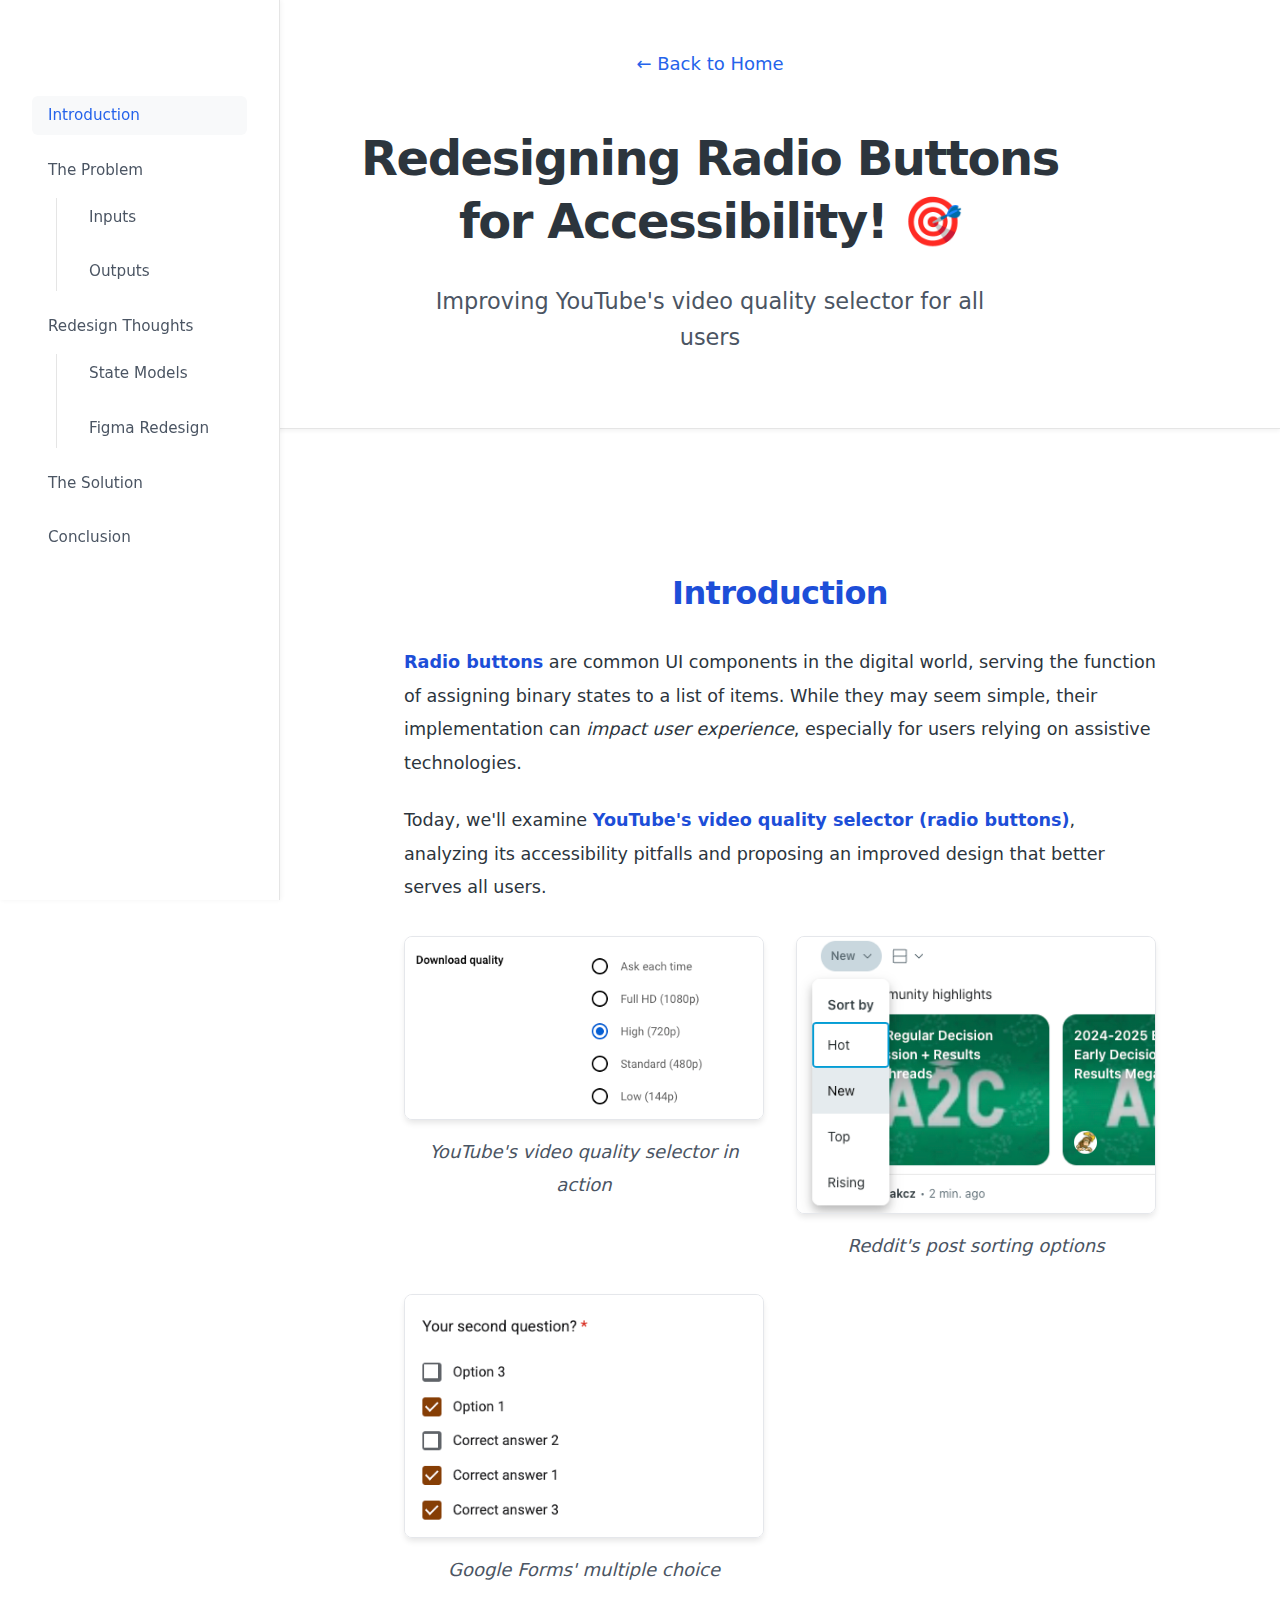
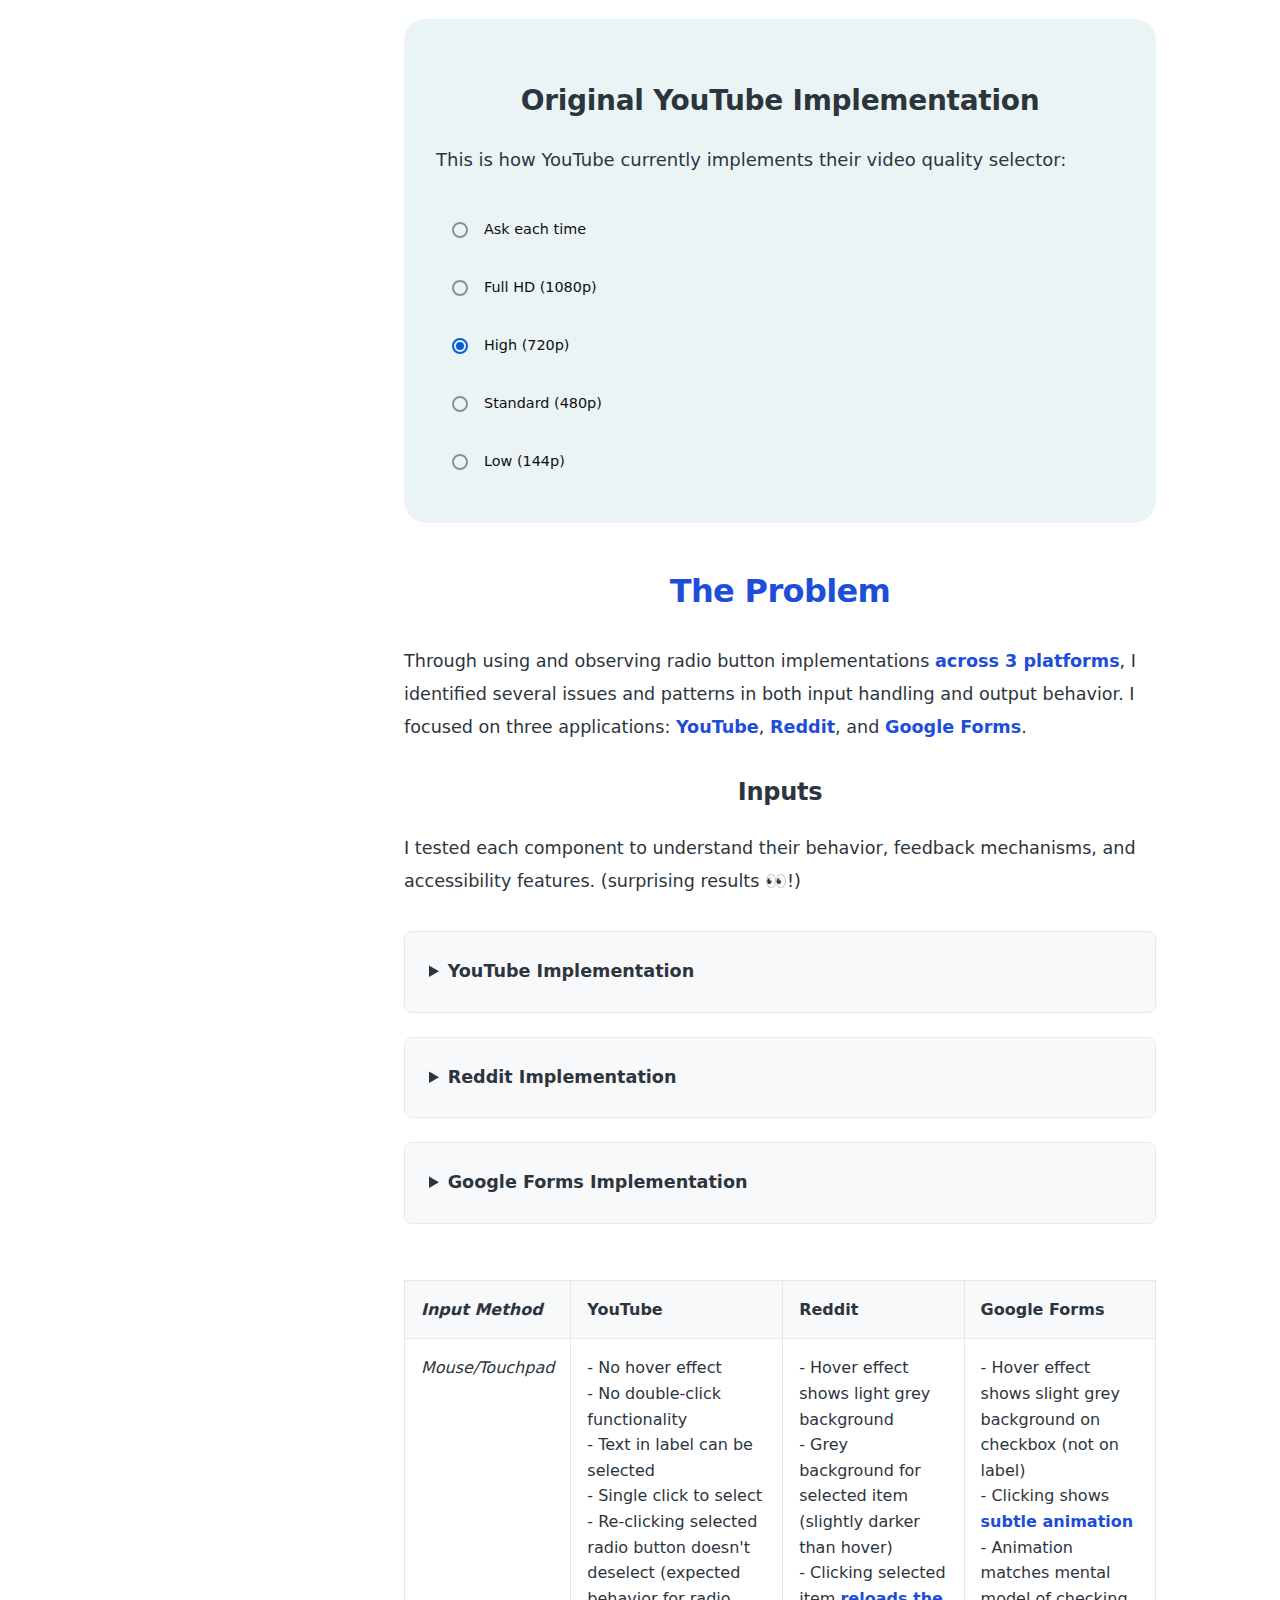
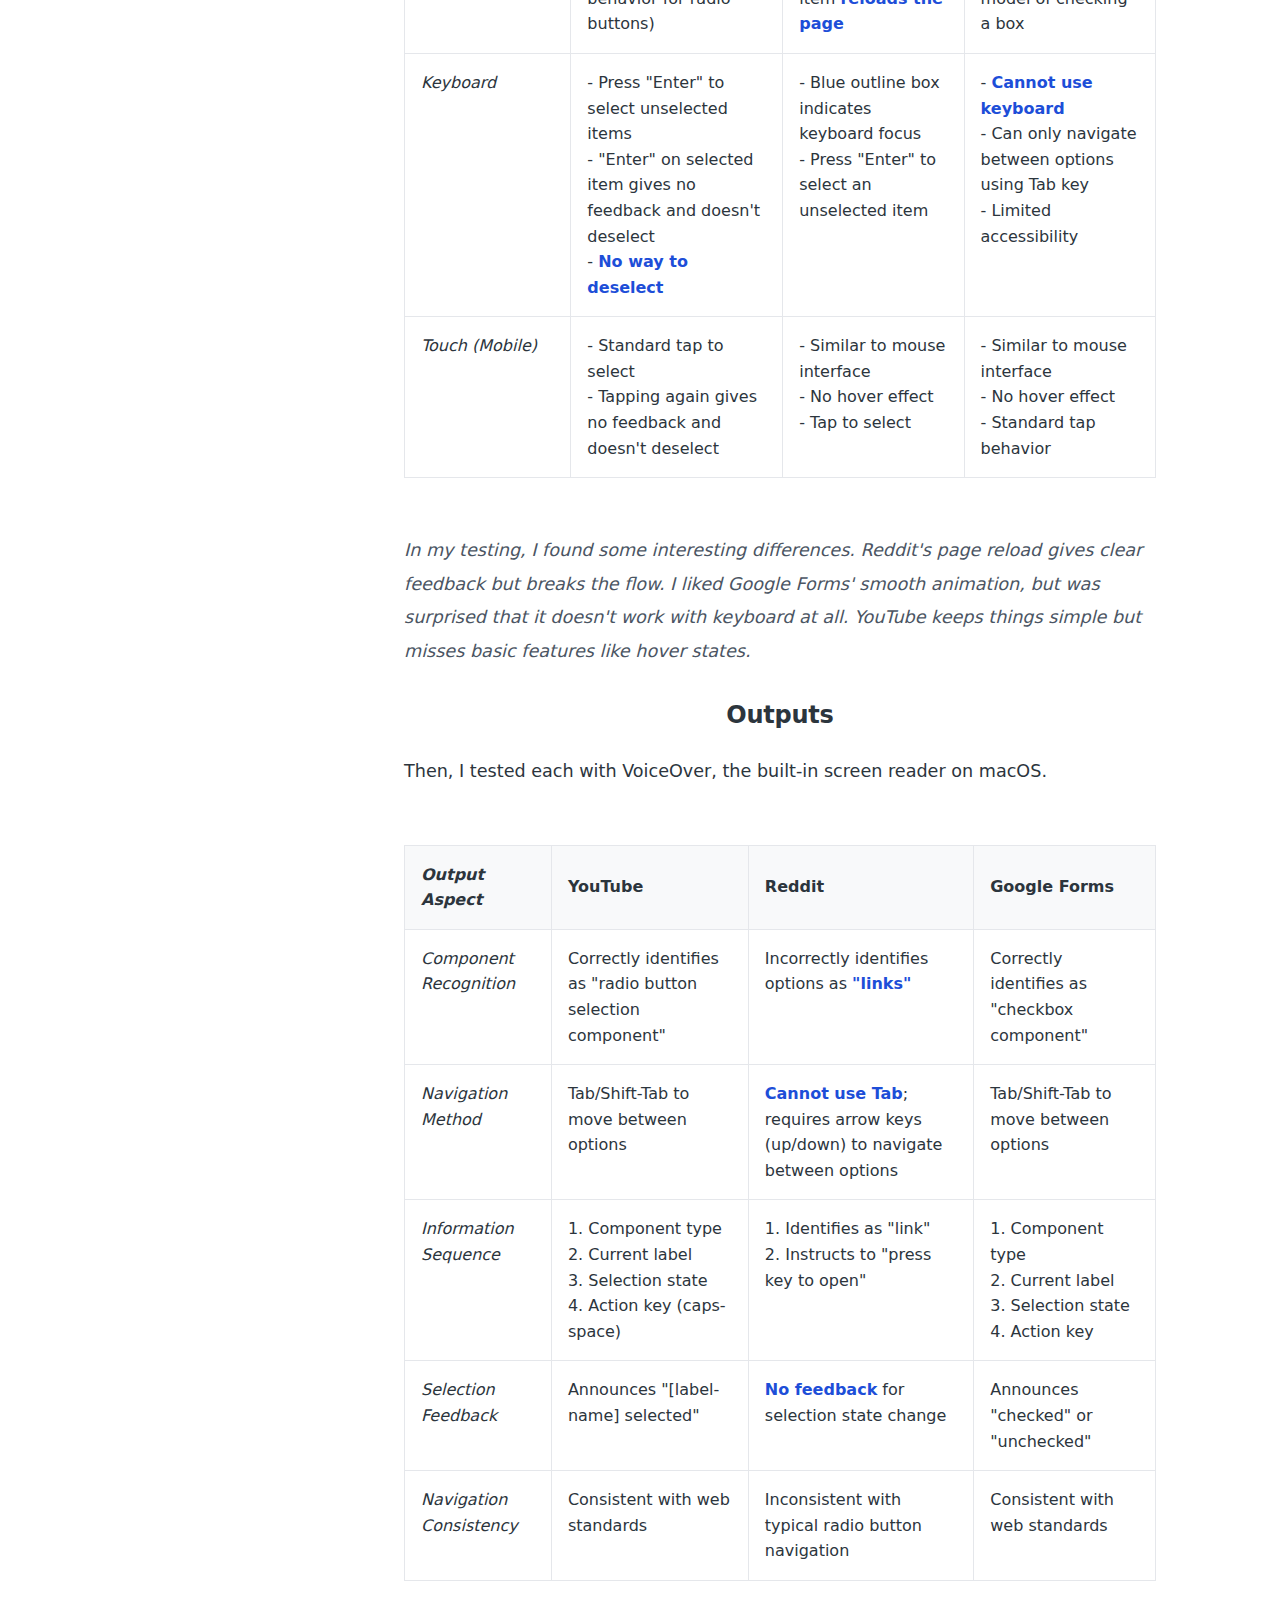
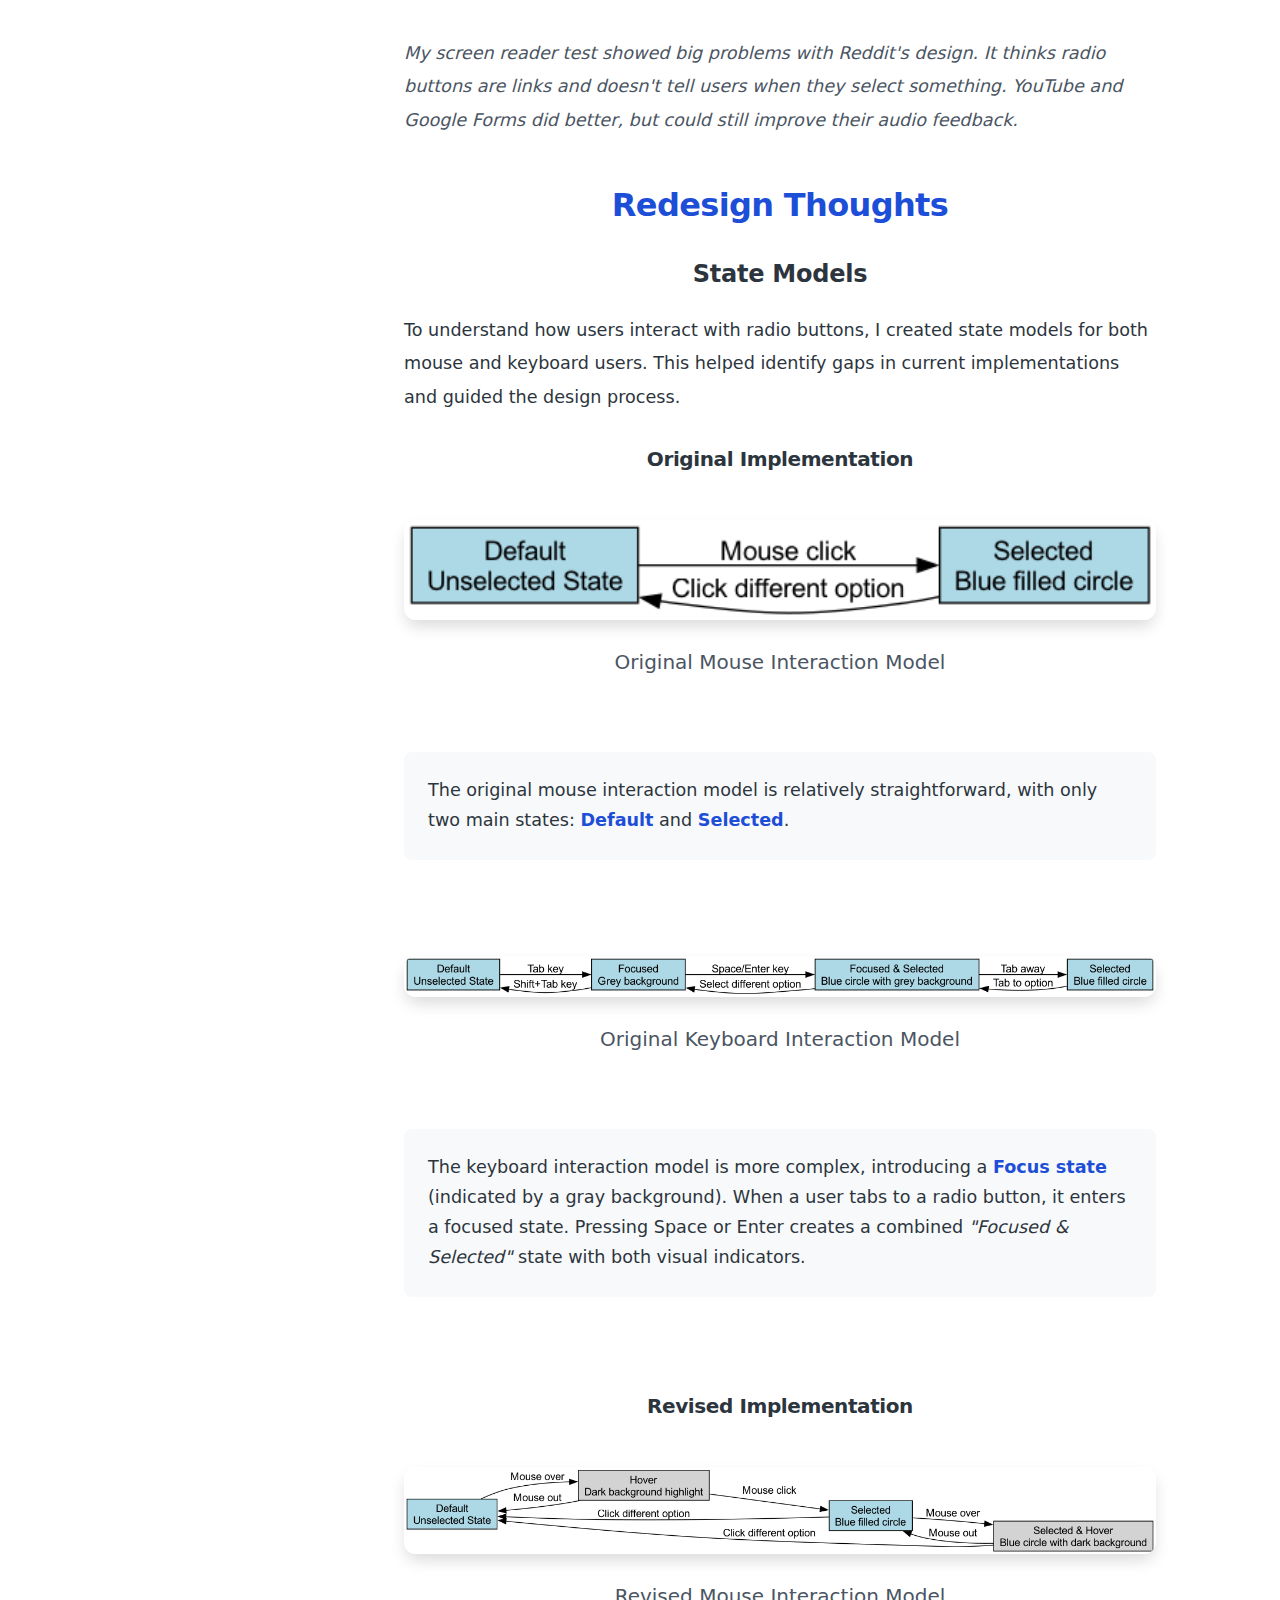
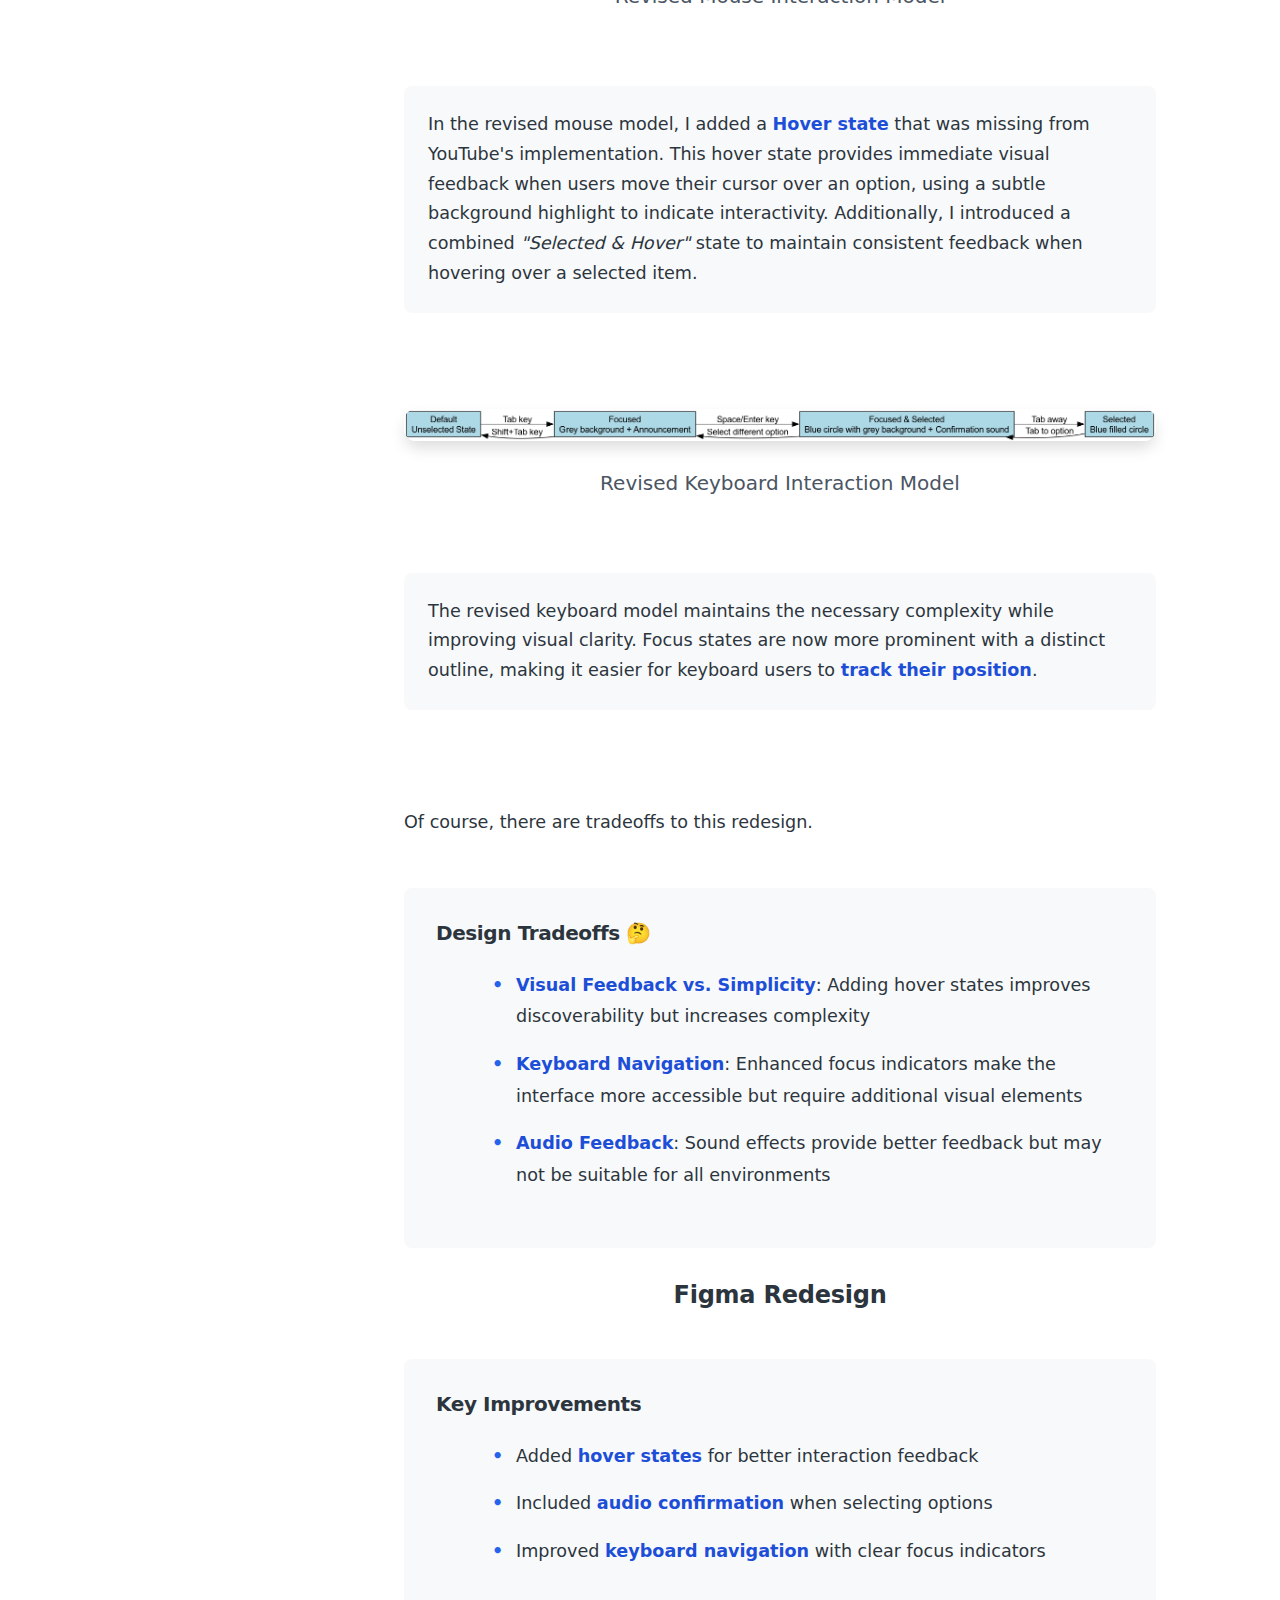
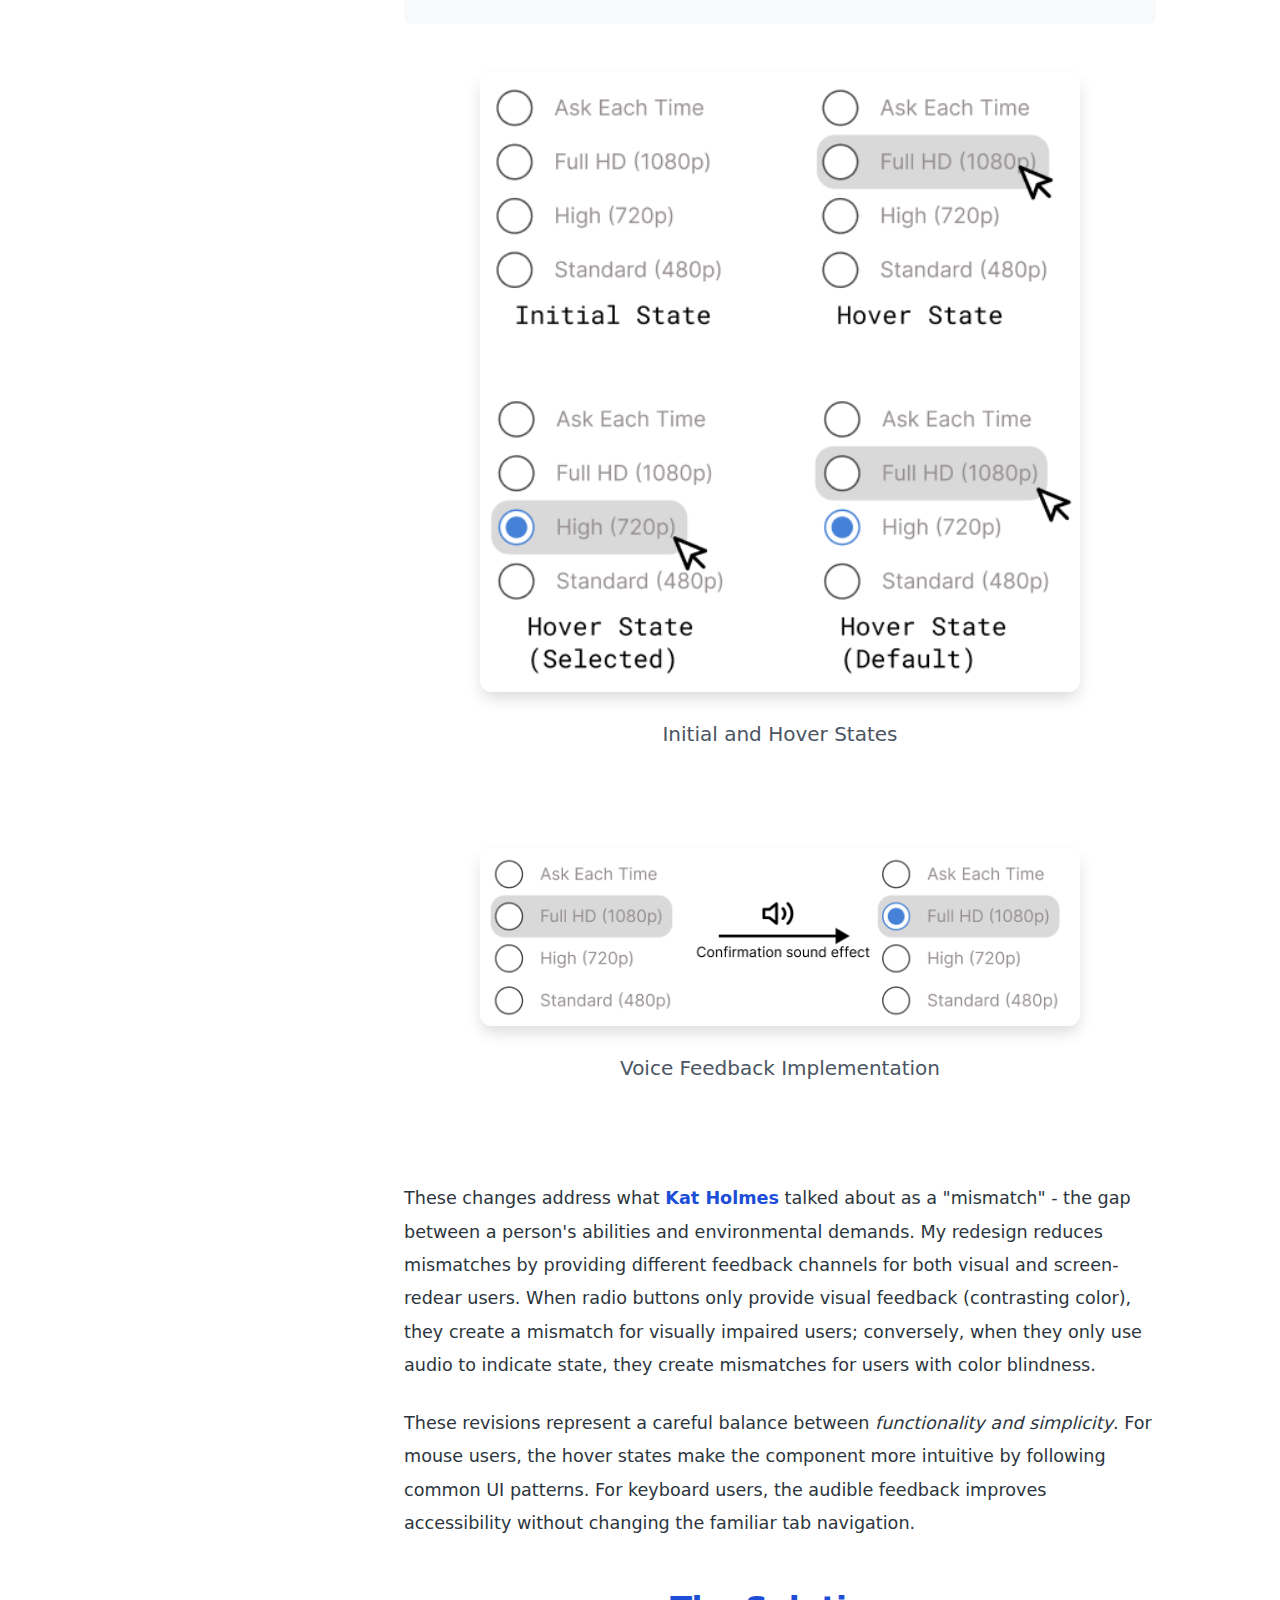
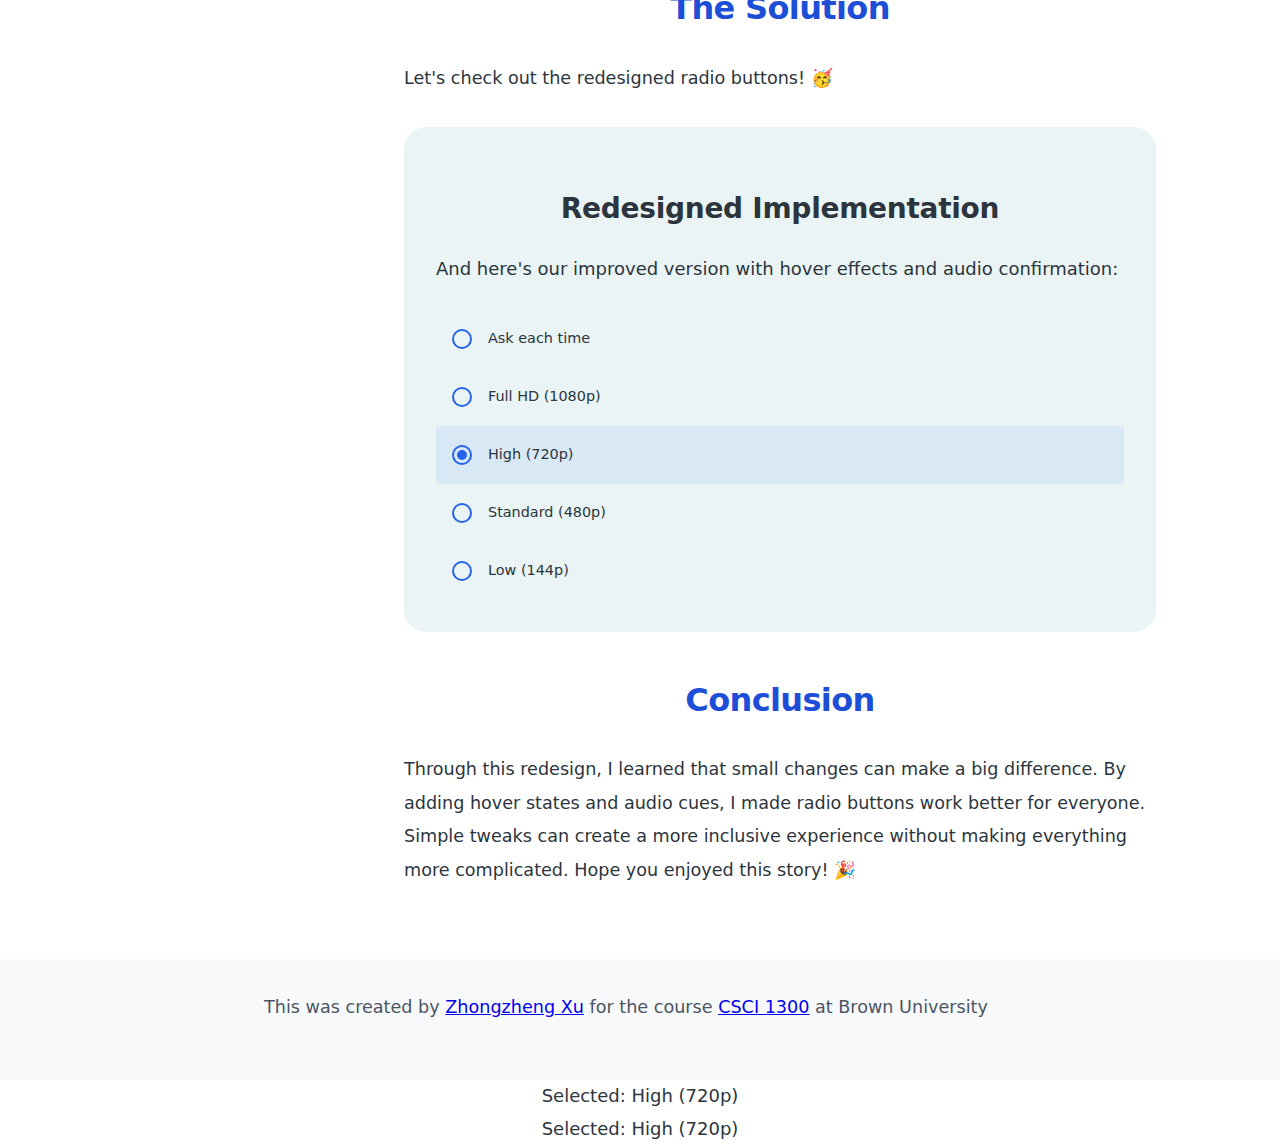
<file: assignments/radio-buttons-case-study/index.html>
<!DOCTYPE html>
<html lang="en">
<head>
    <meta charset="UTF-8">
    <meta name="viewport" content="width=device-width, initial-scale=1.0">
    <title>Redesigning Radio Buttons for Accessibility | Case Study</title>
    <link rel="stylesheet" href="../../styles.css">
    <script>
        // Ensure the page starts at the top when loaded
        window.onload = function() {
            window.scrollTo(0, 0);
        }
        
        // Also reset scroll position when page is refreshed
        if (history.scrollRestoration) {
            history.scrollRestoration = 'manual';
        }
    </script>
</head>
<body>
    <header class="hero">
        <div class="container">
            <a href="../../" class="back-link" style="display: inline-block; margin-bottom: 15px; color: var(--primary-color); text-decoration: none;">← Back to Home</a>
            <h1>Redesigning Radio Buttons for Accessibility! 🎯</h1>
            <p class="subtitle">Improving YouTube's video quality selector for all users</p>
        </div>
    </header>

    <nav class="table-of-contents">
        <ul>
            <li><a href="#introduction">Introduction</a></li>
            <li><a href="#problem">The Problem</a>
                <ul>
                    <li><a href="#inputs">Inputs</a></li>
                    <li><a href="#outputs">Outputs</a></li>
                </ul>
            </li>
            <li><a href="#research">Redesign Thoughts</a>
                <ul>
                    <li><a href="#state-models">State Models</a></li>
                    <li><a href="#figma-redesign">Figma Redesign</a></li>
                </ul>
            </li>
            <li><a href="#solution">The Solution</a></li>
            <li><a href="#reflection">Conclusion</a></li>
        </ul>
    </nav>

    <main class="container">
        <section class="introduction" id="introduction">
            <h2>Introduction</h2>
            <p><span class="highlight">Radio buttons</span> are common UI components in the digital world, serving the function of assigning binary states to a list of items. While they may seem simple, their implementation can <span class="emphasis">impact user experience</span>, especially for users relying on assistive technologies.</p>
            
            <p>Today, we'll examine <span class="highlight">YouTube's video quality selector (radio buttons)</span>, analyzing its accessibility pitfalls and proposing an improved design that better serves all users.</p>
            
            <div class="example-images">
                <figure>
                    <img src="images/youtube.png" alt="YouTube's video quality selector interface" class="example-image">
                    <figcaption class="caption">YouTube's video quality selector in action</figcaption>
                </figure>
                <figure>
                    <img src="images/reddit.png" alt="Reddit's post visibility options interface" class="example-image">
                    <figcaption class="caption">Reddit's post sorting options</figcaption>
                </figure>
                <figure>
                    <img src="images/google_form.png" alt="Google Forms' multiple choice interface" class="example-image">
                    <figcaption class="caption">Google Forms' multiple choice</figcaption>
                </figure>
            </div>

            <div class="component-demo original">
                <h3>Original YouTube Implementation</h3>
                <p>This is how YouTube currently implements their video quality selector:</p>
                <div class="radio-group" role="radiogroup" aria-label="Video Quality - Original">
                    <!-- Original radio buttons will be inserted here via JavaScript -->
                </div>
            </div>

        </section>

        <section class="problem" id="problem">
            <h2>The Problem</h2>
            <p>Through using and observing radio button implementations <span class="highlight">across 3 platforms</span>, I identified several issues and patterns in both input handling and output behavior. 
                I focused on three applications: <span class="highlight">YouTube</span>, <span class="highlight">Reddit</span>, and <span class="highlight">Google Forms</span>.</p>

            <div class="observation-notes">
                <h3>Inputs</h3>
                <p>I tested each component to understand their behavior, feedback mechanisms, and accessibility features. (surprising results 👀!) </p>
                
                <div class="accordion-container">
                    <details class="platform-details">
                        <summary>YouTube Implementation</summary>
                        <ul>
                            <li>No hover effects or double-click functionality</li>
                            <li>Text labels can be selected</li>
                            <li>Single click selection with no deselection option</li>
                            <li>Basic keyboard navigation with Enter key support</li>
                            <li>Standard tap behavior on mobile</li>
                        </ul>
                        <figure>
                            <img src="images/youtube_imp.png" alt="YouTube's video quality selector interface" class="example-image">
                            <figcaption class="caption">YouTube's video quality selector states</figcaption>
                        </figure>
                        <dl class="state-description">
                            <dt>Default State</dt>
                            <dd>A simple empty circular outline, showing an available but unselected option</dd>
                            <dt>Selected State</dt>
                            <dd>A filled blue circle with a white inner ring, indicating the option is currently active</dd>
                            <dt>Focus State</dt>
                            <dd>The bottom example shows the focus/keyboard navigation state, with a gray background highlight. This visual indicator helps keyboard users and screen reader users know which element they're currently focused on. When in this state, users can press Enter to select the option</dd>
                        </dl>
                    </details>

                    <details class="platform-details">
                        <summary>Reddit Implementation</summary>
                        <ul>
                            <li>Hover effects with light grey background</li>
                            <li>Selected state uses darker grey background</li>
                            <li>Page reloads on selection (provides feedback)</li>
                            <li>Blue outline box for keyboard focus</li>
                            <li>Similar to mouse interface on mobile, without hover effects</li>
                        </ul>
                        <figure>
                            <img src="images/reddit_imp.png" alt="Reddit's post sorting options interface" class="example-image" width="500px">
                            <figcaption class="caption">Reddit's post sorting options</figcaption>
                        </figure>
                        <dl class="state-description">
                            <dt>Default State</dt>
                            <dd>Options like "New" and "Rising" appear in standard black text against a white background</dd>
                            <dt>Selected State</dt>
                            <dd>"Top" is highlighted with a light gray background, indicating an item is selected</dd>
                            <dt>Focus State</dt>
                            <dd>"Hot" is surrounded by a blue outline box, indicating the current keyboard focus position for users navigating with Tab or arrow keys. Similarly, when in this state, users can hit Enter to select the option</dd>
                        </dl>
                    </details>

                    <details class="platform-details">
                        <summary>Google Forms Implementation</summary>
                        <ul>
                            <li>Hover effect with slight grey background</li>
                            <li>Subtle checkbox animation (0.5s)</li>
                            <li>Limited keyboard accessibility</li>
                            <li>Standard tap behavior on mobile</li>
                        </ul>
                        <figure>
                            <img src="images/google_imp.png" alt="Google Forms' multiple choice interface" class="example-image">
                            <figcaption class="caption">Google Forms' checkbox implementation</figcaption>
                        </figure>
                        <dl class="state-description">
                            <dt>Default State</dt>
                            <dd>Represented by empty square boxes, indicating unselected options</dd>
                            <dt>Selected State</dt>
                            <dd>Shown with a brown checkmark inside the box, as seen in "Option 3"</dd>
                            <dt>Focus State</dt>
                            <dd>Indicated by a light gray background highlight when hovering or focusing on an option</dd>
                        </dl>
                    </details>
                </div>

                <div class="observation-table">
                    <table>
                        <thead>
                            <tr>
                                <th><em>Input Method</em></th>
                                <th><strong>YouTube</strong></th>
                                <th><strong>Reddit</strong></th>
                                <th><strong>Google Forms</strong></th>
                            </tr>
                        </thead>
                        <tbody>
                            <tr>
                                <td><em>Mouse/Touchpad</em></td>
                                <td>- No hover effect<br>- No double-click functionality<br>- Text in label can be selected<br>- Single click to select<br>- Re-clicking selected radio button doesn't deselect (expected behavior for radio buttons)</td>
                                <td>- Hover effect shows light grey background<br>- Grey background for selected item (slightly darker than hover)<br>- Clicking selected item <span class="highlight">reloads the page</span></td>
                                <td>- Hover effect shows slight grey background on checkbox (not on label)<br>- Clicking shows <span class="highlight">subtle animation</span><br>- Animation matches mental model of checking a box</td>
                            </tr>
                            <tr>
                                <td><em>Keyboard</em></td>
                                <td>- Press "Enter" to select unselected items<br>- "Enter" on selected item gives no feedback and doesn't deselect<br>- <span class="highlight">No way to deselect</span></td>
                                <td>- Blue outline box indicates keyboard focus<br>- Press "Enter" to select an unselected item</td>
                                <td>- <span class="highlight">Cannot use keyboard</span><br>- Can only navigate between options using Tab key<br>- Limited accessibility</td>
                            </tr>
                            <tr>
                                <td><em>Touch (Mobile)</em></td>
                                <td>- Standard tap to select<br>- Tapping again gives no feedback and doesn't deselect</td>
                                <td>- Similar to mouse interface<br>- No hover effect<br>- Tap to select</td>
                                <td>- Similar to mouse interface<br>- No hover effect<br>- Standard tap behavior</td>
                            </tr>
                        </tbody>
                    </table>
                </div>

                <p class="key-findings">In my testing, I found some interesting differences. Reddit's page reload gives clear feedback but breaks the flow. I liked Google Forms' smooth animation, but was surprised that it doesn't work with keyboard at all. YouTube keeps things simple but misses basic features like hover states.</p>

                <h3>Outputs</h3>
                <p>Then, I tested each with VoiceOver, the built-in screen reader on macOS.</p>

                <div class="observation-table">
                    <table>
                        <thead>
                            <tr>
                                <th><em>Output Aspect</em></th>
                                <th><strong>YouTube</strong></th>
                                <th><strong>Reddit</strong></th>
                                <th><strong>Google Forms</strong></th>
                            </tr>
                        </thead>
                        <tbody>
                            <tr>
                                <td><em>Component Recognition</em></td>
                                <td>Correctly identifies as "radio button selection component"</td>
                                <td>Incorrectly identifies options as <span class="highlight">"links"</span></td>
                                <td>Correctly identifies as "checkbox component"</td>
                            </tr>
                            <tr>
                                <td><em>Navigation Method</em></td>
                                <td>Tab/Shift-Tab to move between options</td>
                                <td><span class="highlight">Cannot use Tab</span>; requires arrow keys (up/down) to navigate between options</td>
                                <td>Tab/Shift-Tab to move between options</td>
                            </tr>
                            <tr>
                                <td><em>Information Sequence</em></td>
                                <td>1. Component type<br>2. Current label<br>3. Selection state<br>4. Action key (caps-space)</td>
                                <td>1. Identifies as "link"<br>2. Instructs to "press key to open"</td>
                                <td>1. Component type<br>2. Current label<br>3. Selection state<br>4. Action key</td>
                            </tr>
                            <tr>
                                <td><em>Selection Feedback</em></td>
                                <td>Announces "[label-name] selected"</td>
                                <td><span class="highlight">No feedback</span> for selection state change</td>
                                <td>Announces "checked" or "unchecked"</td>
                            </tr>
                            <tr>
                                <td><em>Navigation Consistency</em></td>
                                <td>Consistent with web standards</td>
                                <td>Inconsistent with typical radio button navigation</td>
                                <td>Consistent with web standards</td>
                            </tr>
                        </tbody>
                    </table>
                </div>

                <p class="key-findings">My screen reader test showed big problems with Reddit's design. It thinks radio buttons are links and doesn't tell users when they select something. YouTube and Google Forms did better, but could still improve their audio feedback.</p>
            </div>
        </section>

        <section class="research" id="research">
            <h2>Redesign Thoughts</h2>
            
            <div class="state-models" id="state-models">
                <h3>State Models</h3>
                <p>To understand how users interact with radio buttons, I created state models for both mouse and keyboard users. This helped identify gaps in current implementations and guided the design process.</p>


                <h4>Original Implementation</h4>
                <div class="state-diagrams">
                    <figure>
                        <img src="images/youtube_mouse_model.png" alt="Original YouTube mouse interaction model">
                        <figcaption>Original Mouse Interaction Model</figcaption>
                    </figure>
                    <p class="model-description">The original mouse interaction model is relatively straightforward, with only two main states: <span class="highlight">Default</span> and <span class="highlight">Selected</span>.</p>
                    
                    <figure>
                        <img src="images/youtube_keyboard_model.png" alt="Original YouTube keyboard interaction model">
                        <figcaption>Original Keyboard Interaction Model</figcaption>
                    </figure>
                    <p class="model-description">The keyboard interaction model is more complex, introducing a <span class="highlight">Focus state</span> (indicated by a gray background). When a user tabs to a radio button, it enters a focused state. Pressing Space or Enter creates a combined <span class="emphasis">"Focused & Selected"</span> state with both visual indicators.</p>
                </div>

                <h4>Revised Implementation</h4>
                <div class="state-diagrams">
                    <figure>
                        <img src="images/revised_youtube_mouse_model.png" alt="Revised YouTube mouse interaction model">
                        <figcaption>Revised Mouse Interaction Model</figcaption>
                    </figure>
                    <p class="model-description">In the revised mouse model, I added a <span class="highlight">Hover state</span> that was missing from YouTube's implementation. This hover state provides immediate visual feedback when users move their cursor over an option, using a subtle background highlight to indicate interactivity. Additionally, I introduced a combined <span class="emphasis">"Selected & Hover"</span> state to maintain consistent feedback when hovering over a selected item.</p>

                    <figure>
                        <img src="images/revised_youtube_keyboard_model.png" alt="Revised YouTube keyboard interaction model">
                        <figcaption>Revised Keyboard Interaction Model</figcaption>
                    </figure>
                    <p class="model-description">The revised keyboard model maintains the necessary complexity while improving visual clarity. Focus states are now more prominent with a distinct outline, making it easier for keyboard users to <span class="highlight">track their position</span>.</p>
                </div>
            </div>
            <p>Of course, there are tradeoffs to this redesign. </p>

            <div class="key-insights" style="margin-bottom: 20px;">
                <h4>Design Tradeoffs 🤔</h4>
                <ul>
                    <li><span class="highlight">Visual Feedback vs. Simplicity</span>: Adding hover states improves discoverability but increases complexity</li>
                    <li><span class="highlight">Keyboard Navigation</span>: Enhanced focus indicators make the interface more accessible but require additional visual elements</li>
                    <li><span class="highlight">Audio Feedback</span>: Sound effects provide better feedback but may not be suitable for all environments</li>
                </ul>
            </div>

            <div class="figma-redesign" id="figma-redesign">
                <h3>Figma Redesign</h3>

                <div class="key-insights">
                    <h4>Key Improvements</h4>
                    <ul>
                        <li>Added <span class="highlight">hover states</span> for better interaction feedback</li>
                        <li>Included <span class="highlight">audio confirmation</span> when selecting options</li>
                        <li>Improved <span class="highlight">keyboard navigation</span> with clear focus indicators</li>
                    </ul>
                </div>

                <div class="state-diagrams figma-images">
                    <figure>
                        <img src="images/figma_1.png" alt="Figma mockup showing initial and hover states" style="max-width: 600px;">
                        <figcaption>Initial and Hover States</figcaption>
                    </figure>
                    
                    <figure>
                        <img src="images/figma_2.png" alt="Figma mockup showing voice feedback states" style="max-width: 600px;">
                        <figcaption>Voice Feedback Implementation</figcaption>
                    </figure>
                </div>

                <p>These changes address what <span class="highlight">Kat Holmes</span> talked about as a "mismatch" - the gap between a person's abilities and environmental demands. 
                    My redesign reduces mismatches by providing different feedback channels for both visual and screen-redear users. 
                    When radio buttons only provide visual feedback (contrasting color), they create a mismatch for visually impaired users; 
                    conversely, when they only use audio to indicate state, they create mismatches for users with color blindness. 

                <p>These revisions represent a careful balance between <span class="emphasis">functionality and simplicity</span>. 
                    For mouse users, the hover states make the component more intuitive by following common UI patterns. 
                    For keyboard users, the audible feedback improves accessibility without changing the familiar tab navigation.</p>
            </div>
        </section>

        <section class="solution" id="solution">
            <h2>The Solution</h2>
            <p>Let's check out the redesigned radio buttons! 🥳</p>
            <div class="component-demo redesigned">
                <h3>Redesigned Implementation</h3>
                <p>And here's our improved version with hover effects and audio confirmation:</p>
                <div class="radio-group" role="radiogroup" aria-label="Video Quality">
                    <!-- Redesigned radio buttons will be inserted here via JavaScript -->
                </div>
            </div>
        </section>

        <section class="reflection" id="reflection">
            <h2>Conclusion</h2>
            <p>Through this redesign, I learned that small changes can make a big difference. 
             By adding hover states and audio cues, I made radio buttons work better for everyone. 
             Simple tweaks can create a more inclusive experience without making everything more complicated. 
             Hope you enjoyed this story! 🎉</p>
        </section>
    </main>

    <footer>
        <div class="container">
            <p>This was created by <a href="https://lebretou.github.io/">Zhongzheng Xu</a> for the course <a href="https://cs.brown.edu/courses/csci1300/">CSCI 1300</a> at Brown University</p>
        </div>
    </footer>

    <script src="../../script.js"></script>
</body>
</html>
</file>
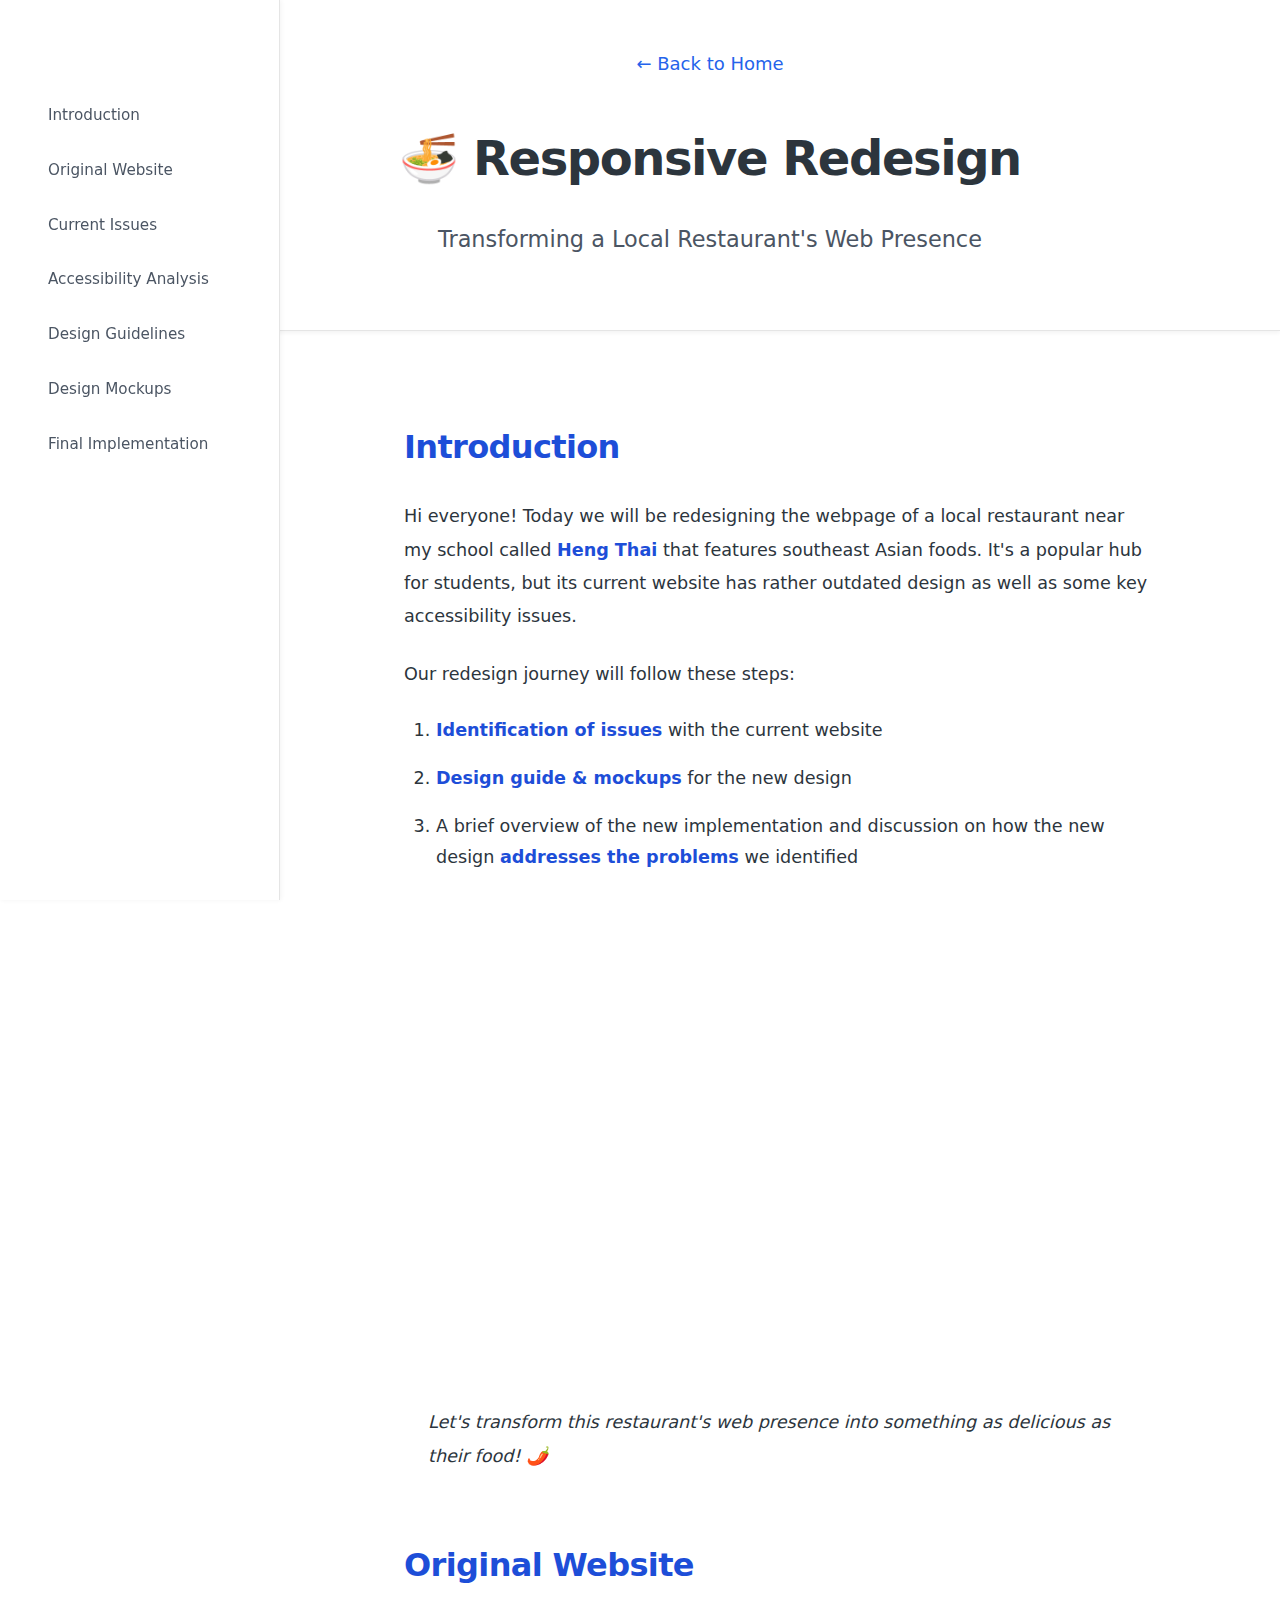
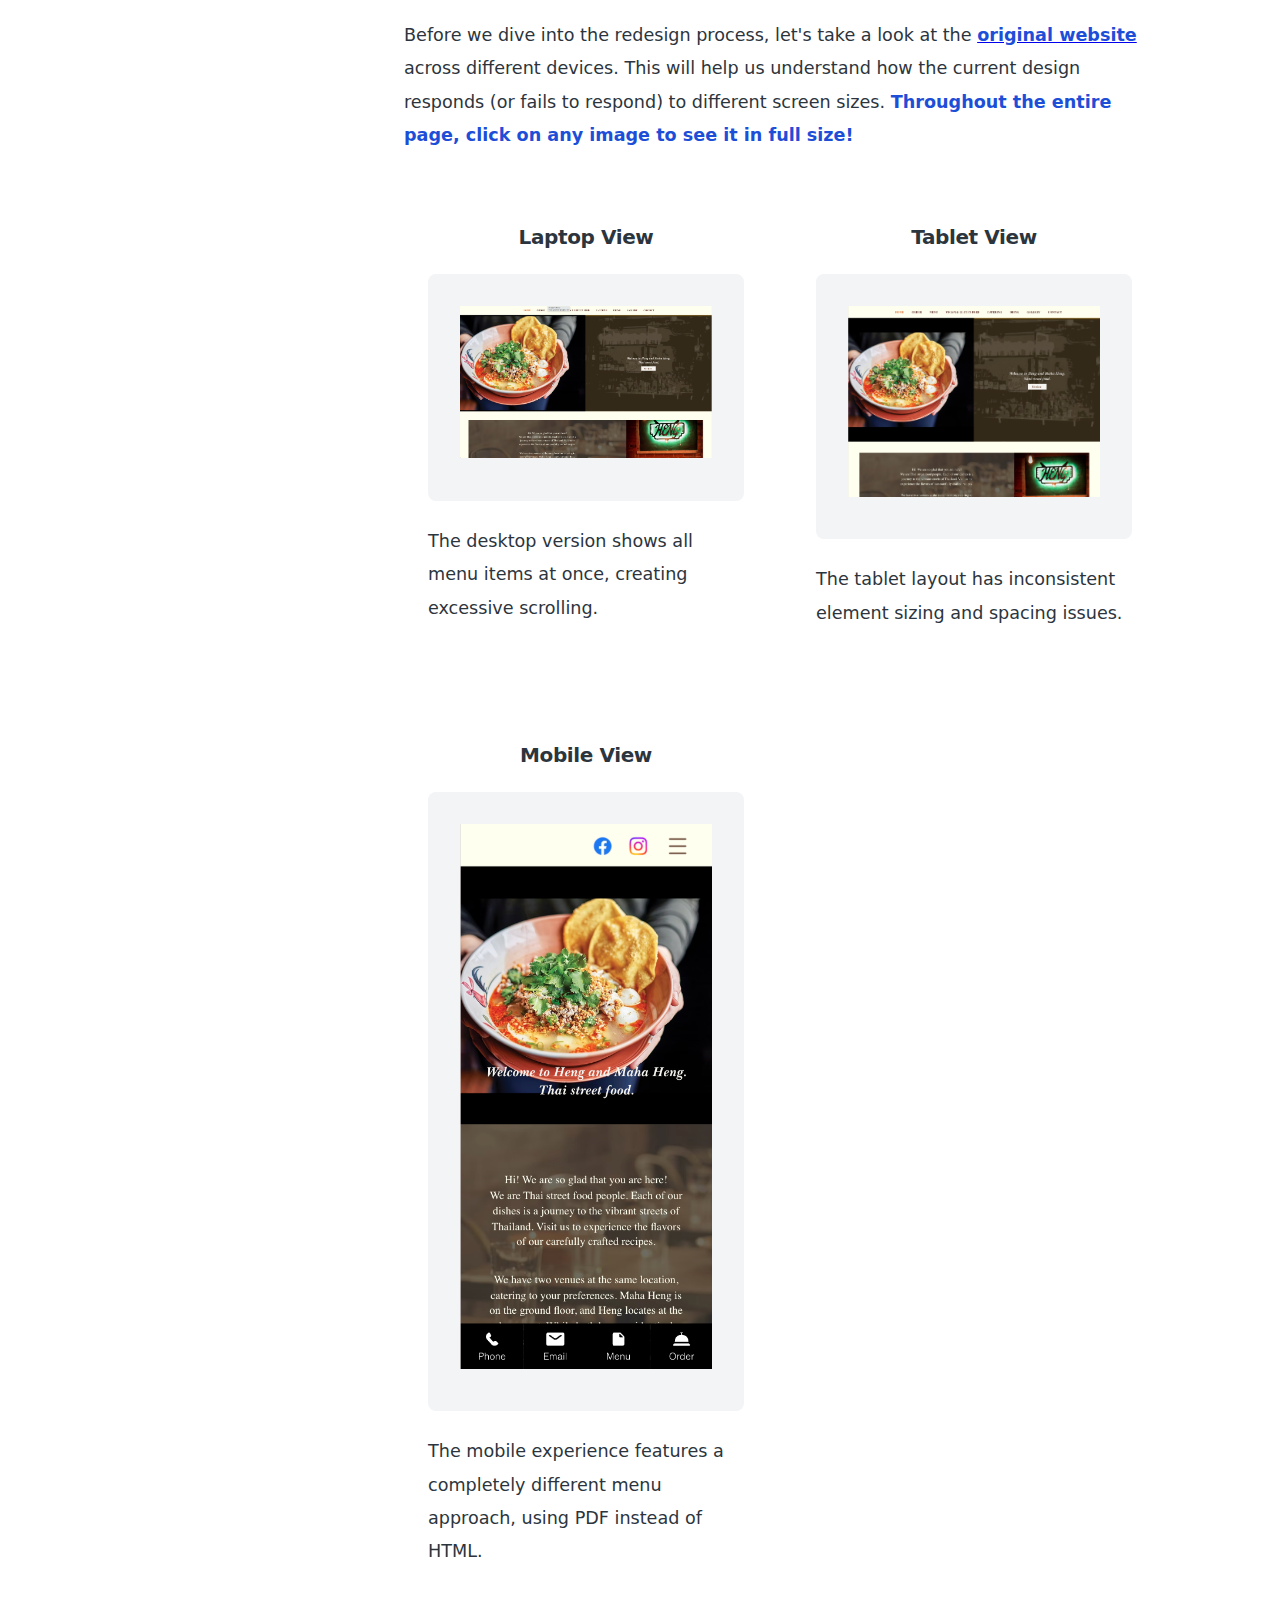
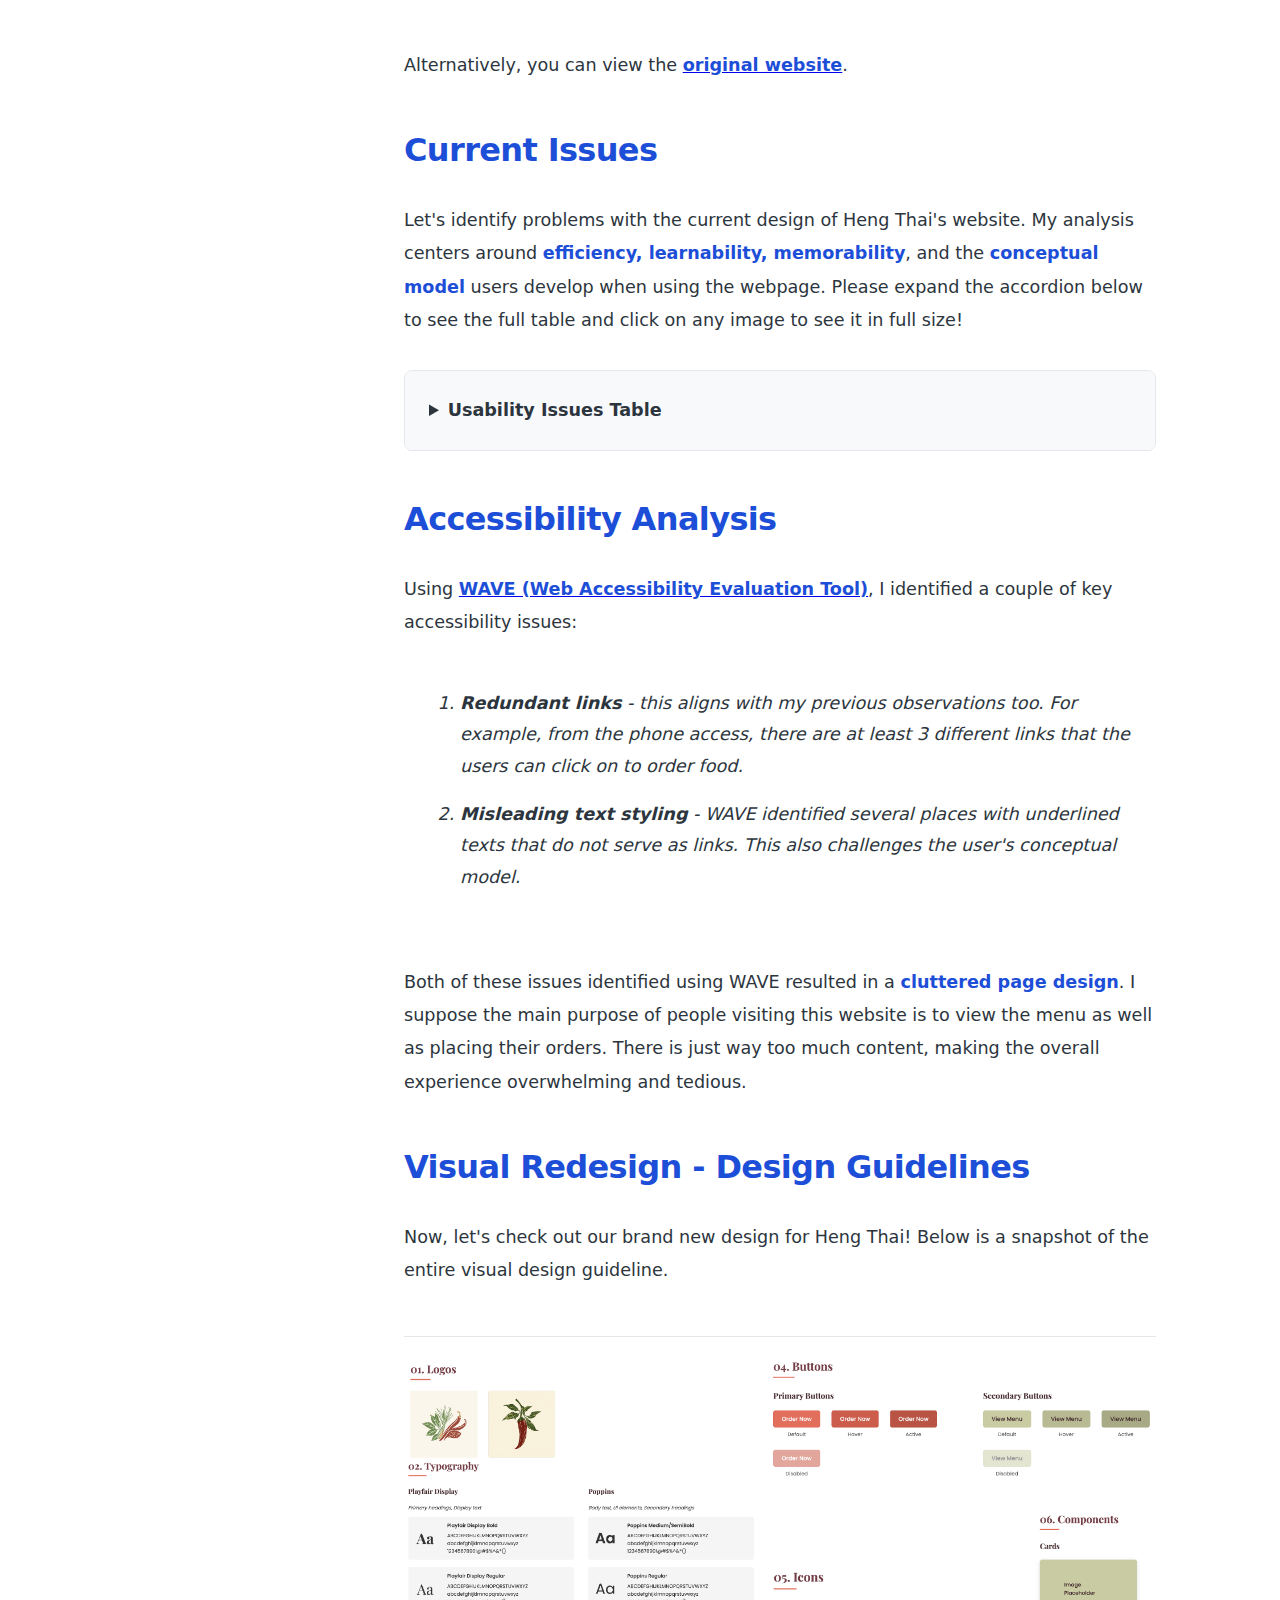
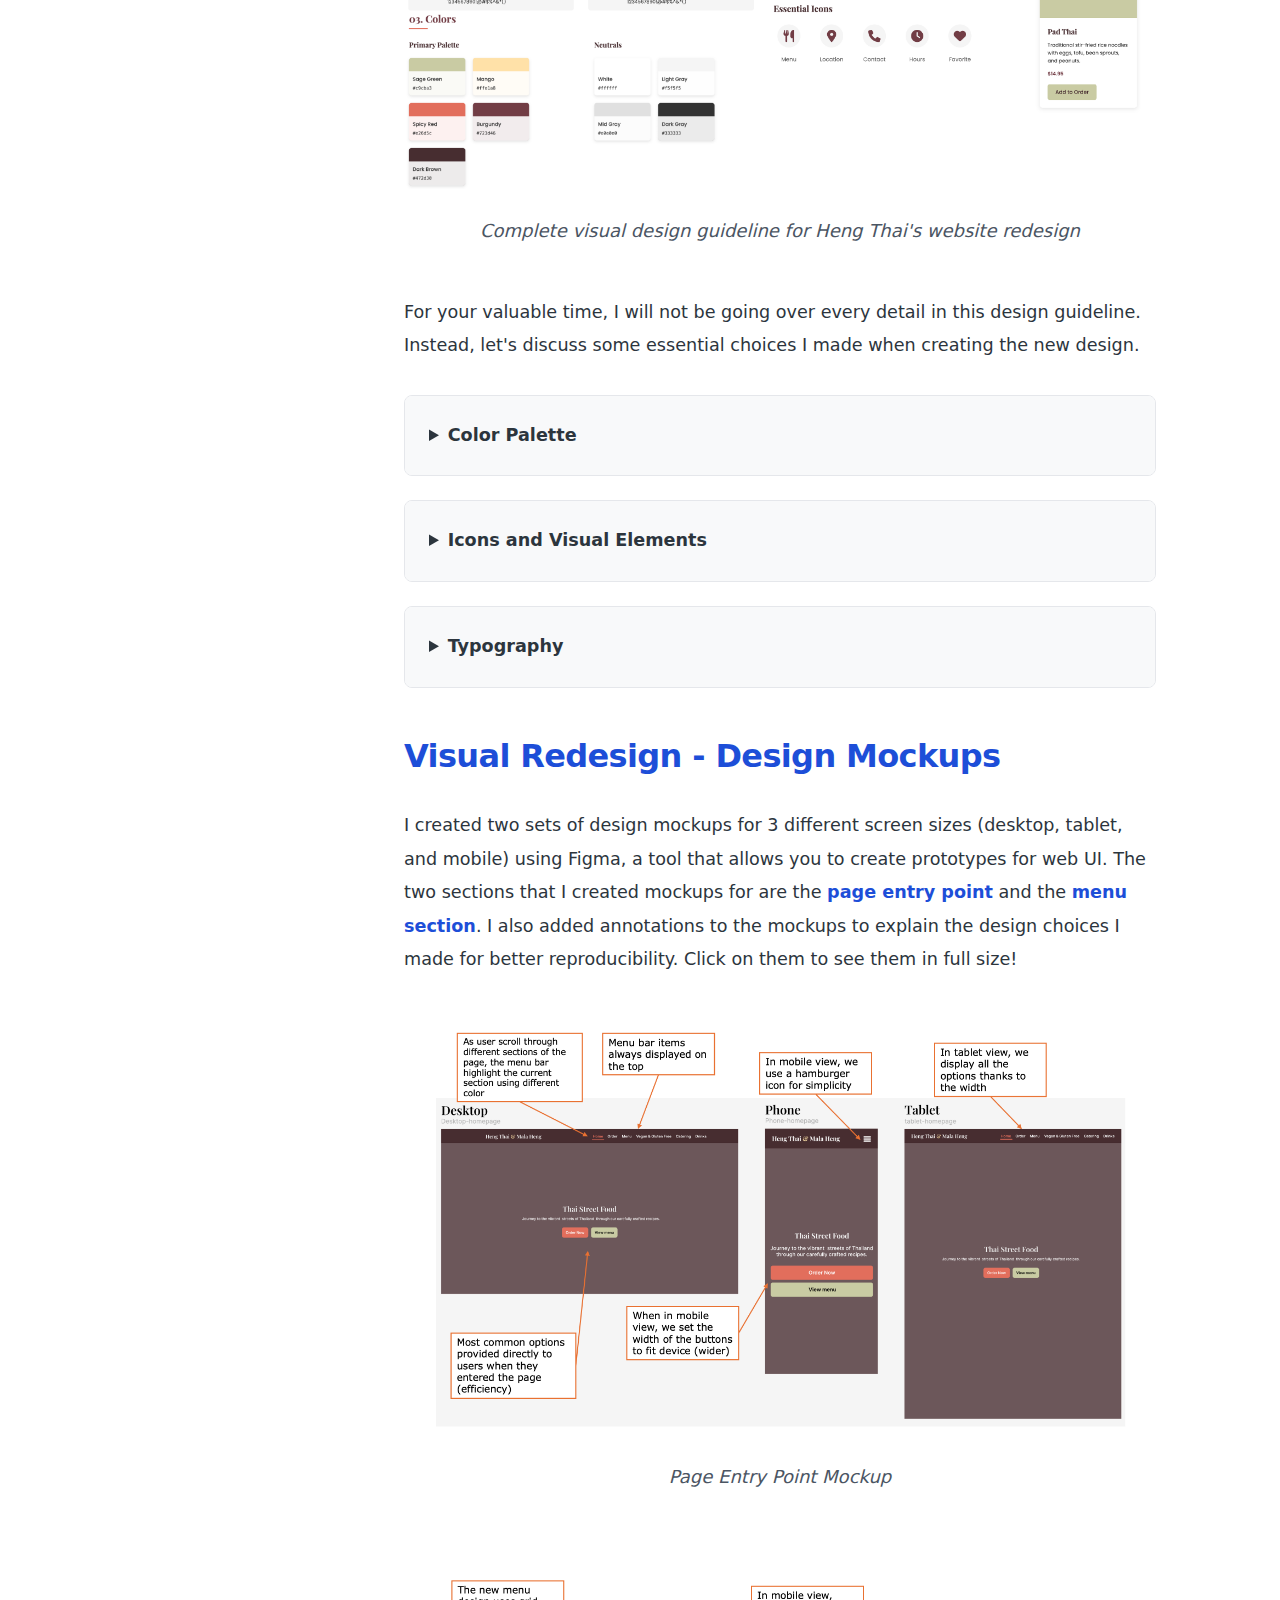
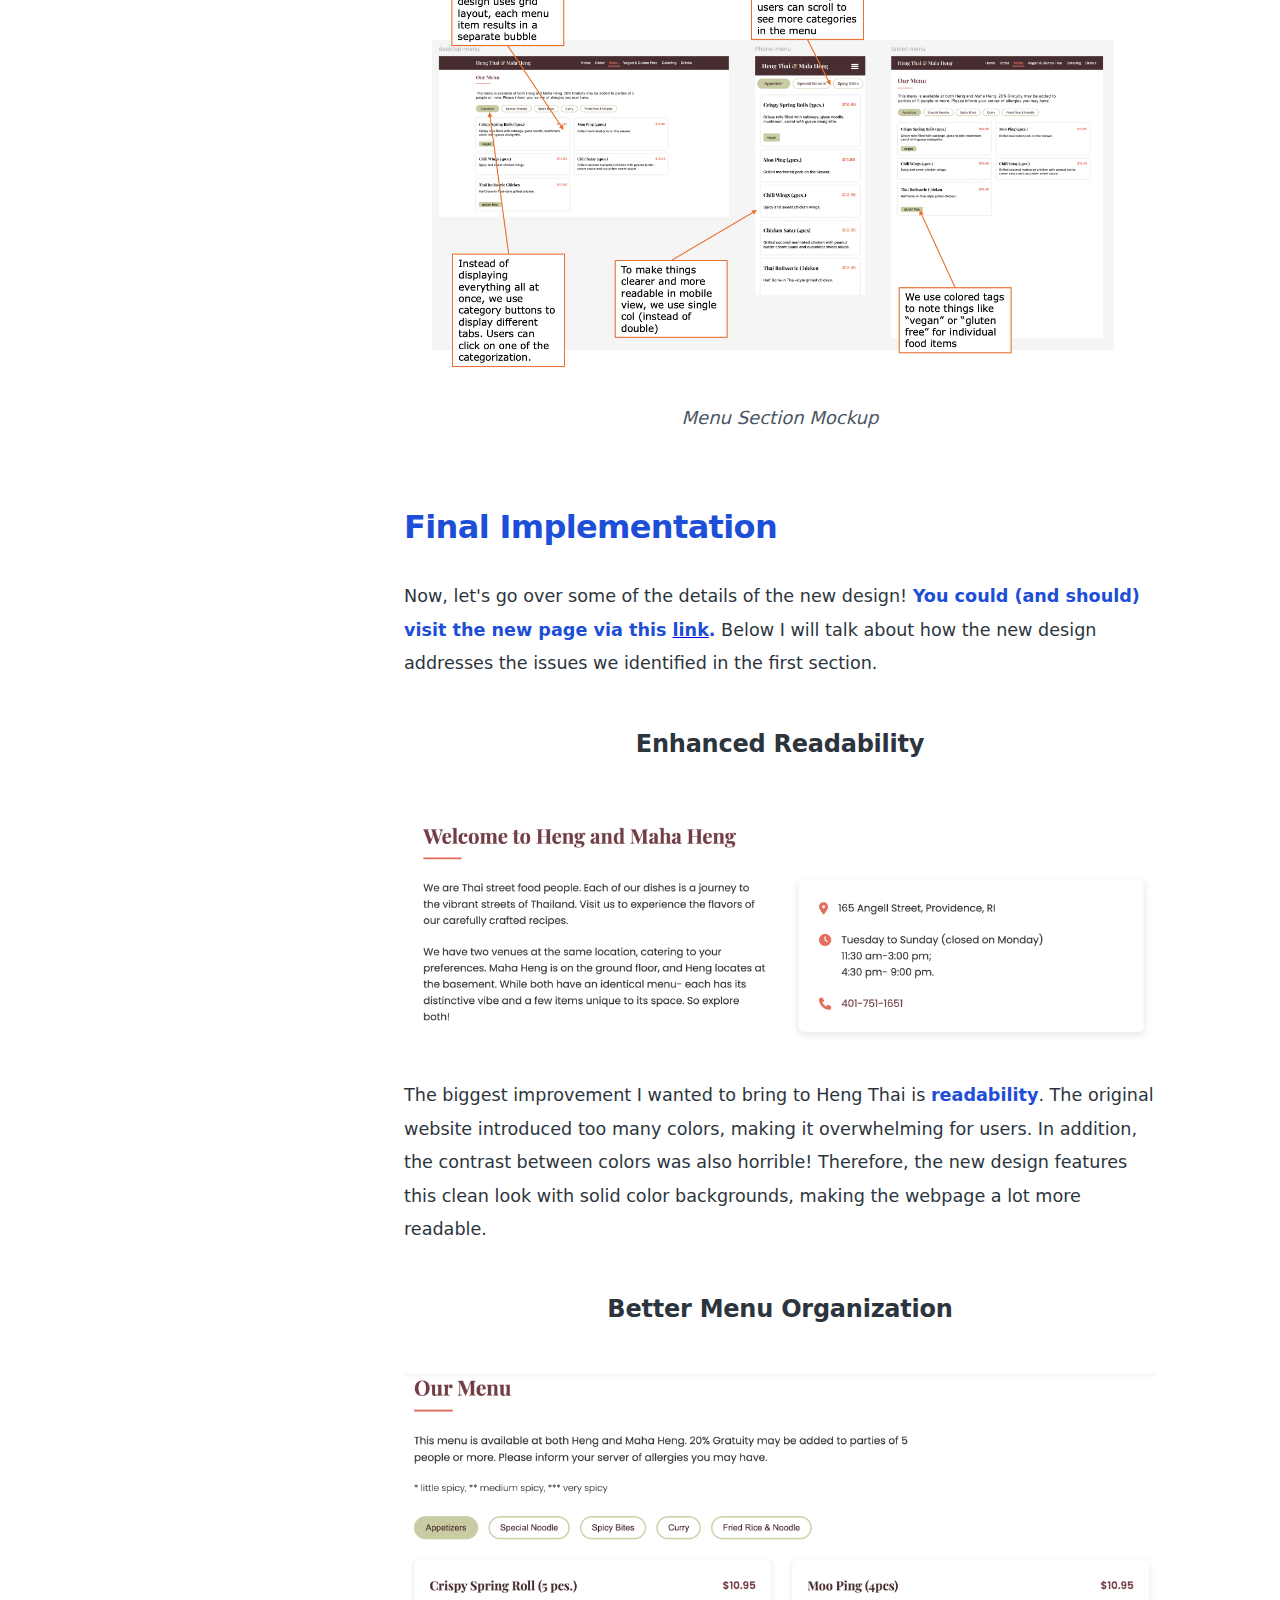
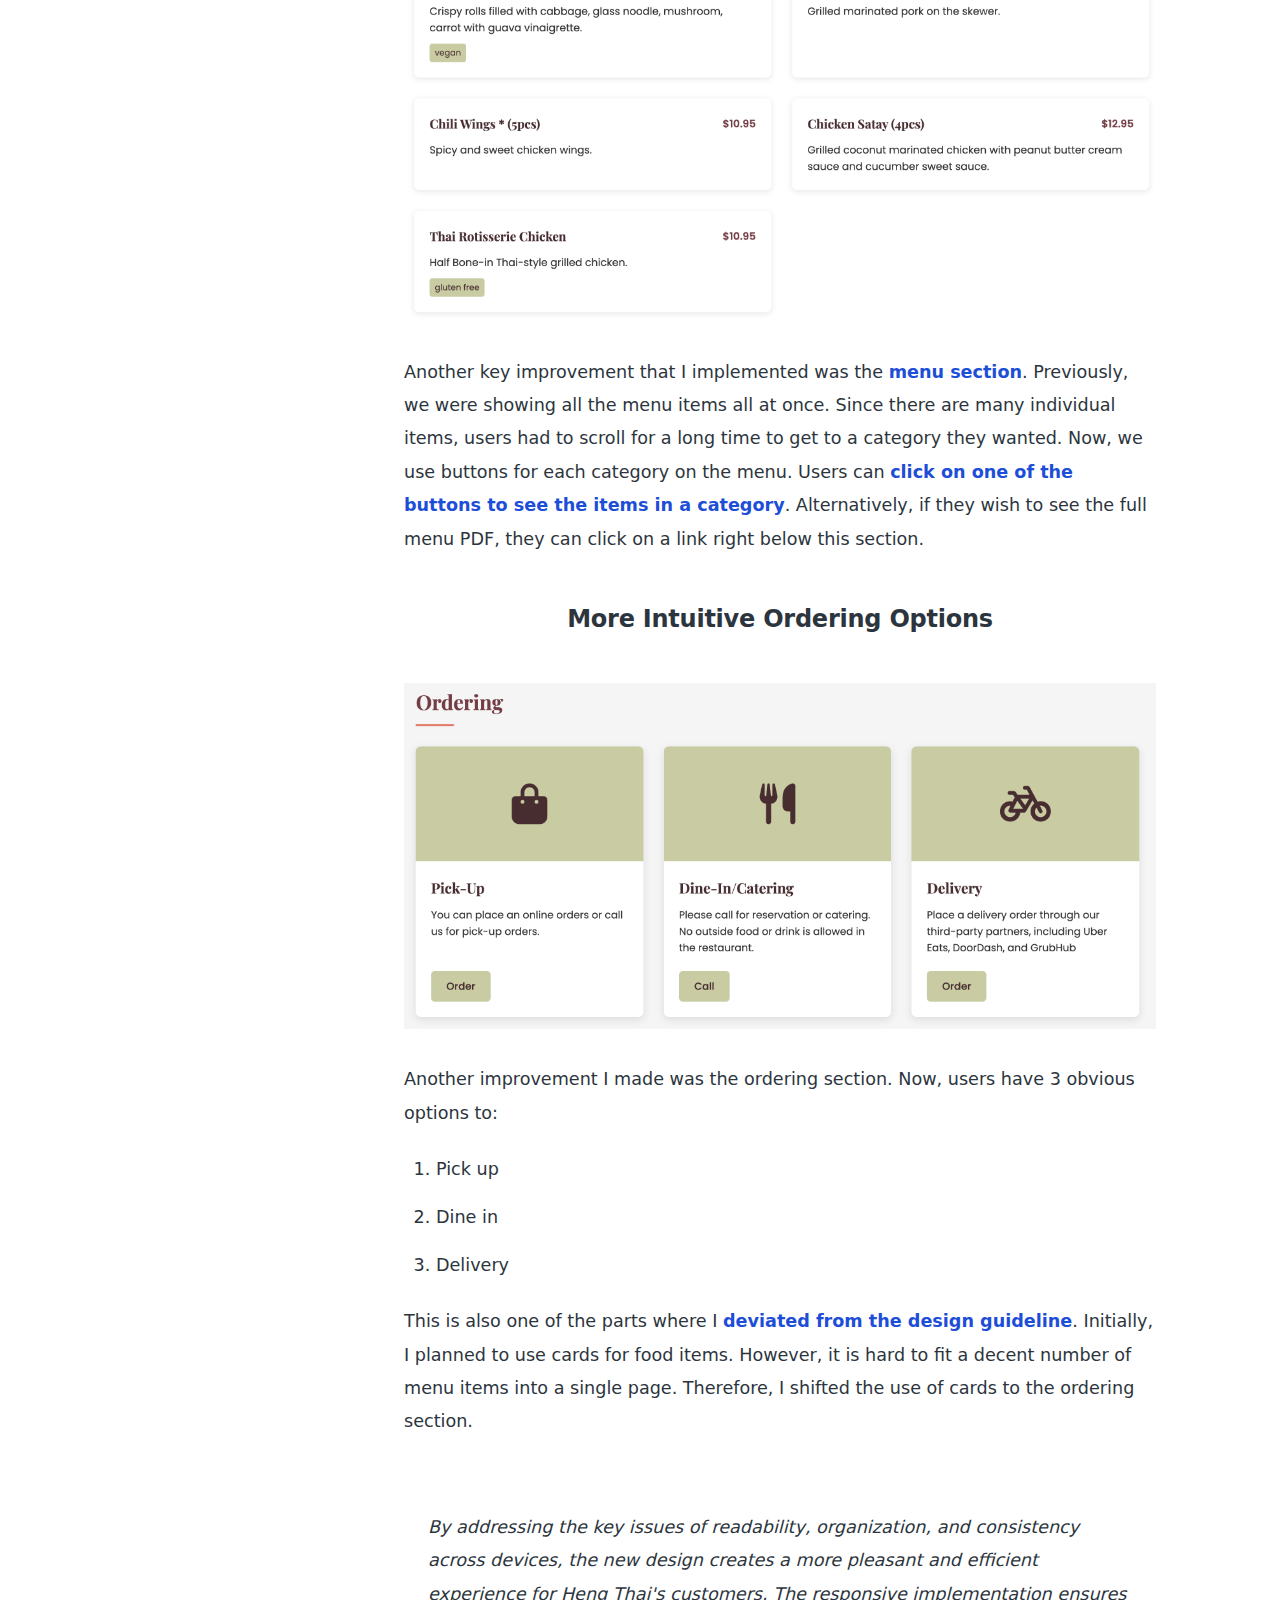
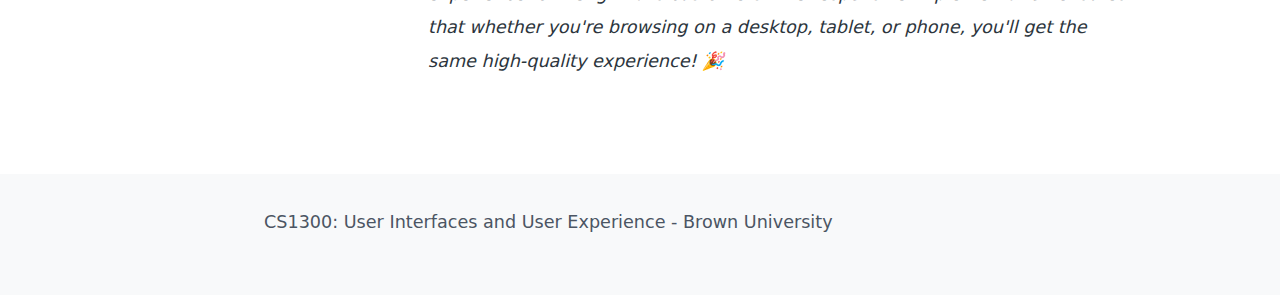
<file: assignments/responsive-redesign/index.html>
<!DOCTYPE html>
<html lang="en">
<head>
    <meta charset="UTF-8">
    <meta name="viewport" content="width=device-width, initial-scale=1.0">
    <title>🍜 Responsive Redesign | CS1300 Portfolio</title>
    <link rel="stylesheet" href="../../styles.css">
    <link rel="stylesheet" href="https://cdnjs.cloudflare.com/ajax/libs/font-awesome/6.4.0/css/all.min.css">
    <style>
        .full-width-figure {
            width: 100%;
            margin: var(--spacing-xl) 0;
        }
        
        .full-width-figure img {
            width: 100%;
            max-height: 800px;
            object-fit: contain;
        }
        
        .full-width-figure figcaption {
            text-align: center;
            margin-top: var(--spacing-sm);
            font-style: italic;
            color: var(--text-secondary);
        }
        
        .issues-table {
            width: 100%;
            border-collapse: collapse;
            margin: var(--spacing-lg) 0;
            border: 2px solid #e0e0e0;
        }
        
        .issues-table th, .issues-table td {
            border: 1px solid #e0e0e0;
            padding: var(--spacing-md);
            text-align: left;
        }
        
        .issues-table th {
            background-color: var(--background-accent);
            font-weight: bold;
        }
        
        .design-images {
            display: grid;
            grid-template-columns: repeat(auto-fit, minmax(400px, 1fr));
            gap: var(--spacing-lg);
            margin: var(--spacing-lg) 0;
        }
        
        .design-image {
            background-color: var(--background-card);
            border-radius: var(--border-radius);
            padding: var(--spacing-md);
            box-shadow: var(--shadow-sm);
            transition: transform 0.3s ease;
        }
        
        .design-image:hover {
            transform: translateY(-5px);
            box-shadow: var(--shadow-md);
        }
        
        .design-image img {
            width: 100%;
            border-radius: var(--border-radius);
            cursor: pointer;
        }
        
        .design-image figcaption {
            margin-top: var(--spacing-sm);
            text-align: center;
            font-style: italic;
            color: var(--text-secondary);
        }
        
        .platform-views {
            display: grid;
            grid-template-columns: repeat(auto-fit, minmax(250px, 1fr));
            gap: var(--spacing-md);
            margin: var(--spacing-lg) 0;
        }
        
        .platform-view {
            background-color: var(--background-card);
            border-radius: var(--border-radius);
            padding: var(--spacing-md);
            box-shadow: var(--shadow-sm);
            transition: transform 0.3s ease;
        }
        
        .platform-view:hover {
            transform: translateY(-5px);
            box-shadow: var(--shadow-md);
        }
        
        .platform-view img {
            width: 100%;
            border-radius: var(--border-radius);
            cursor: pointer;
        }
        
        .platform-view h4 {
            margin: var(--spacing-sm) 0;
            color: var(--text-primary);
        }
        
        .improvement-section {
            margin: var(--spacing-xl) 0;
        }
        
        .improvement-section img {
            width: 100%;
            border-radius: var(--border-radius);
            cursor: pointer;
            margin: var(--spacing-md) 0;
        }
        
        /* Modal for image viewing */
        .modal {
            display: none;
            position: fixed;
            z-index: 1000;
            left: 0;
            top: 0;
            width: 100%;
            height: 100%;
            background-color: rgba(0,0,0,0.9);
            overflow: auto;
        }
        
        .modal-content {
            margin: auto;
            display: block;
            max-width: 90%;
            max-height: 90%;
            position: absolute;
            top: 50%;
            left: 50%;
            transform: translate(-50%, -50%);
        }
        
        .close {
            position: absolute;
            top: 20px;
            right: 35px;
            color: #f1f1f1;
            font-size: 40px;
            font-weight: bold;
            transition: 0.3s;
            z-index: 1001;
        }
        
        .close:hover, .close:focus {
            color: #bbb;
            text-decoration: none;
            cursor: pointer;
        }
        
        h2 {
            text-align: left;
        }

        .emphasis {
            background-color: var(--background-accent);
            padding: var(--spacing-md);
            border-radius: var(--border-radius);
            border-left: 4px solid var(--accent-primary);
            margin: var(--spacing-md) 0;
        }
    </style>
</head>
<body>
    <header class="hero">
        <div class="container">
            <a href="../../" class="back-link" style="display: inline-block; margin-bottom: 15px; color: var(--primary-color); text-decoration: none;">← Back to Home</a>
            <h1>🍜 Responsive Redesign</h1>
            <p class="subtitle">Transforming a Local Restaurant's Web Presence</p>
        </div>
    </header>

    <nav class="table-of-contents">
        <ul>
            <li><a href="#introduction">Introduction</a></li>
            <li><a href="#original-website">Original Website</a></li>
            <li><a href="#issues">Current Issues</a></li>
            <li><a href="#accessibility">Accessibility Analysis</a></li>
            <li><a href="#design-guidelines">Design Guidelines</a></li>
            <li><a href="#mockups">Design Mockups</a></li>
            <li><a href="#implementation">Final Implementation</a></li>
        </ul>
    </nav>

    <main style="margin-top: 0px;" class="container">
        <section id="introduction">
            <h2>Introduction</h2>
            <p>
                Hi everyone! Today we will be redesigning the webpage of a local restaurant near my school called <span class="highlight">Heng Thai</span> 
                that features southeast Asian foods. It's a popular hub for students, but its current website has rather outdated design 
                as well as some key accessibility issues.
            </p>
            
            <p>Our redesign journey will follow these steps:</p>
            <ol>
                <li><span class="highlight">Identification of issues</span> with the current website</li>
                <li><span class="highlight">Design guide & mockups</span> for the new design</li>
                <li>A brief overview of the new implementation and discussion on how the new design <span class="highlight">addresses the problems</span> we identified</li>
            </ol>

            <iframe src="https://www.google.com/maps/embed?pb=!1m18!1m12!1m3!1d1120.924039370331!2d-71.40229370577524!3d41.828088050388224!2m3!1f0!2f0!3f0!3m2!1i1024!2i768!4f13.1!3m3!1m2!1s0x89e445234eefc12b%3A0x4aac0e4b06b5d723!2sHeng%20Thai%20%26%20Rotisserie!5e0!3m2!1sen!2sus!4v1743016315998!5m2!1sen!2sus" width="600" height="450" style="border:0;" allowfullscreen="" loading="lazy" referrerpolicy="no-referrer-when-downgrade"></iframe>
            
            <p class="emphasis">
                Let's transform this restaurant's web presence into something as delicious as their food! 🌶️
            </p>
        </section>

        <section id="original-website">
            <h2>Original Website</h2>
            <p>
                Before we dive into the redesign process, let's take a look at the <a href="https://www.hengpvd.com/" target="_blank"><span class="highlight">original website</span></a> across different devices.
                This will help us understand how the current design responds (or fails to respond) to different screen sizes.
                <span class="highlight">Throughout the entire page, click on any image to see it in full size!</span>
            </p>
            
            <div class="platform-views">
                <div class="platform-view">
                    <h4>Laptop View</h4>
                    <div class="image-placeholder">
                        <img src="./images/laptop-view.png" alt="Original website on laptop" data-original="original-laptop-view.jpg">
                    </div>
                    <p>The desktop version shows all menu items at once, creating excessive scrolling.</p>
                </div>
                
                <div class="platform-view">
                    <h4>Tablet View</h4>
                    <div class="image-placeholder">
                        <img src="./images/tablet-view.png" alt="Original website on tablet" data-original="original-tablet-view.jpg">
                    </div>
                    <p>The tablet layout has inconsistent element sizing and spacing issues.</p>
                </div>
                
                <div class="platform-view">
                    <h4>Mobile View</h4>
                    <div class="image-placeholder">
                        <img src="./images/mobile-view.png" alt="Original website on mobile" data-original="original-mobile-view.jpg">
                    </div>
                    <p>The mobile experience features a completely different menu approach, using PDF instead of HTML.</p>
                </div>
            </div>
            <p>
                Alternatively, you can view the <a href="https://www.hengpvd.com/" target="_blank"><span class="highlight">original website</span></a>.
            </p>
        </section>

        <section id="issues">
            <h2>Current Issues</h2>
            <p>
                Let's identify problems with the current design of Heng Thai's website. My analysis centers around 
                <span class="highlight">efficiency, learnability, memorability</span>, and the <span class="highlight">conceptual model</span> 
                users develop when using the webpage. Please expand the accordion below to see the full table and click on any image to see it in full size!
            </p>
            
            <div class="accordion-container">
                <details class="platform-details">
                    <summary>Usability Issues Table</summary>
                    <div>
                        <table class="issues-table">
                            <thead>
                                <tr>
                                    <th>Issue Type</th>
                                    <th>Screenshot</th>
                                    <th>Notes</th>
                                </tr>
                            </thead>
                            <tbody>
                                <tr>
                                    <td>Efficiency</td>
                                    <td>
                                        <img src="./images/efficiency-1.png" alt="Redundant buttons" data-original="efficiency-1.jpg" style="max-width: 300px; cursor: pointer;">
                                    </td>
                                    <td>When users first enter the laptop webpage, they immediately have the option to order. However, there are <span class="highlight">redundant buttons for ordering</span>, both leading users to the same page.</td>
                                </tr>
                                <tr>
                                    <td>Efficiency</td>
                                    <td>
                                        <img src="./images/efficiency-2.png" alt="Social media icons" data-original="efficiency-2.jpg" style="max-width: 300px; cursor: pointer;">
                                    </td>
                                    <td>When users access the website from their mobile devices, Facebook and Instagram icons <span class="highlight">always show on the top menu bar</span>. However, this emphasis was not shown in either the laptop or the tablet interface.</td>
                                </tr>
                                <tr>
                                    <td>Conceptual Model</td>
                                    <td>
                                        <img src="./images/conceptual-1.png" alt="Scrolling issue" data-original="conceptual-1.jpg" style="max-width: 300px; cursor: pointer;">
                                    </td>
                                    <td>After users get to the end of the page, they can see contact information of the restaurant. However, the page <span class="highlight">allows users to keep scrolling</span> despite there being no additional content. This challenges the usual conceptual model of web page browsing, misleading users to think that there is still more content in the page when there is not.</td>
                                </tr>
                                <tr>
                                    <td>Conceptual Model</td>
                                    <td>
                                        <img src="./images/conceptual-2.png" alt="Menu inconsistency" data-original="conceptual-2.jpg" style="max-width: 300px; cursor: pointer;">
                                    </td>
                                    <td>From desktop access, the menu items are displayed directly using HTML. However, if the users access the website from mobile devices, they will have to click on a "menu" button that redirects them to a different PDF page. This inconsistency between different platforms challenges the inherent conceptual model users might develop over time.</td>
                                </tr>
                                <tr>
                                    <td>Learnability</td>
                                    <td>
                                        <img src="./images/learnability.png" alt="Third-party ordering" data-original="learnability.jpg" style="max-width: 300px; cursor: pointer;">
                                    </td>
                                    <td>If users want to order and pick-up online, they can click on this button from the website. However, this action also takes the users to a third-party website that is responsible for the ordering service.</td>
                                </tr>
                                <tr>
                                    <td>Efficiency & Readability</td>
                                    <td>
                                        <img src="./images/readability.png" alt="Font color issues" data-original="readability.jpg" style="max-width: 300px; cursor: pointer;">
                                    </td>
                                    <td>Some of the font colors are <span class="highlight">clashing with the background logo</span>, making text hard to read, and thereby reducing the efficiency.</td>
                                </tr>
                                <tr>
                                    <td>Efficiency</td>
                                    <td>
                                        <img src="./images/conceptual-2.png" alt="Menu organization" data-original="efficiency-3.jpg" style="max-width: 300px; cursor: pointer;">
                                    </td>
                                    <td>Another issue with the desktop version of menu display is that all items from the menu are <span class="highlight">shown all at once on the home page</span>, making users have to scroll for a long time to get to the section they want. Perhaps we can use categorization to make the website more minimal.</td>
                                </tr>
                            </tbody>
                        </table>
                    </div>
                </details>
            </div>
        </section>

        <section id="accessibility">
            <h2>Accessibility Analysis</h2>
            <p>
                Using <a href="https://wave.webaim.org/" target="_blank"><span class="highlight">WAVE (Web Accessibility Evaluation Tool)</span></a>, I identified a couple of key accessibility issues:
            </p>
            
            <div class="emphasis">
                <ol>
                    <li><strong>Redundant links</strong> - this aligns with my previous observations too. For example, from the phone access, there are at least 3 different links that the users can click on to order food.</li>
                    <li><strong>Misleading text styling</strong> - WAVE identified several places with underlined texts that do not serve as links. This also challenges the user's conceptual model.</li>
                </ol>
            </div>
            
            <p>
                Both of these issues identified using WAVE resulted in a <span class="highlight">cluttered page design</span>. 
                I suppose the main purpose of people visiting this website is to view the menu as well as placing their orders. 
                There is just way too much content, making the overall experience overwhelming and tedious.
            </p>
        </section>

        <section id="design-guidelines">
            <h2>Visual Redesign - Design Guidelines</h2>
            <p>
                Now, let's check out our brand new design for Heng Thai! Below is a snapshot of the entire visual design guideline.
            </p>
            
            <figure class="full-width-figure">
                <img src="./images/design-guideline.png" alt="Design Guideline Overview" data-original="design-guide.jpg">
                <figcaption>Complete visual design guideline for Heng Thai's website redesign</figcaption>
            </figure>
            
            <p>
                For your valuable time, I will not be going over every detail in this design guideline. 
                Instead, let's discuss some essential choices I made when creating the new design.
            </p>
            
            <div class="accordion-container">
                <details class="platform-details">
                    <summary>Color Palette</summary>
                    <div>
                        <p>
                            I chose colors that match well with the Thai theme. These colors are found mainly from the common 
                            ingredients used in Thai cuisines. For example, <span class="highlight">green curry, mango, and chili</span> 
                            inspired the color palette, creating an appetizing and culturally relevant visual experience.
                        </p>
                        <div class="image-placeholder">
                            <img src="./images/colors.png" alt="Color Palette" data-original="colors.jpg" style="max-width: 100%; border-radius: var(--border-radius);">
                        </div>
                    </div>
                </details>
                
                <details class="platform-details">
                    <summary>Icons and Visual Elements</summary>
                    <div>
                        <p>
                            For icons, I chose common symbols that are intuitive to most users. Icons, when used appropriately, 
                            emphasize options for users, thereby increasing the efficiency of using the webpage. 
                            These visual shortcuts reduce cognitive load and help users quickly identify key functions.
                        </p>
                        <div class="image-placeholder">
                            <img src="./images/icons.png" alt="Icon Set" data-original="icons.jpg" style="max-width: 100%; border-radius: var(--border-radius);">
                        </div>
                    </div>
                </details>
                
                <details class="platform-details">
                    <summary>Typography</summary>
                    <div>
                        <p>
                            For simplicity, I am mainly using two fonts - <span class="highlight">Playfair Display and Poppins</span>. 
                            Playfair Display creates a sense of elegance, potentially adding to the perceived quality of the restaurant,
                            while Poppins provides clear readability for body text and menu items.
                        </p>
                        <div class="image-placeholder">
                            <img src="./images/typography.png" alt="Typography Samples" data-original="typography.jpg" style="max-width: 100%; border-radius: var(--border-radius);">
                        </div>
                    </div>
                </details>
            </div>
        </section>

        <section id="mockups">
            <h2>Visual Redesign - Design Mockups</h2>
            <p>
                I created two sets of design mockups for 3 different screen sizes (desktop, tablet, and mobile) using Figma, 
                a tool that allows you to create prototypes for web UI. The two sections that I created mockups for are the 
                <span class="highlight">page entry point</span> and the <span class="highlight">menu section</span>. 
                I also added annotations to the mockups to explain the design choices I made for better reproducibility.
                Click on them to see them in full size!
            </p>
            
            <div class="design-images">
                <figure class="design-image">
                    <img src="./images/page-entry.png" alt="Desktop Mockup" data-original="desktop-mockup.jpg">
                    <figcaption>Page Entry Point Mockup</figcaption>
                </figure>
                
                <figure class="design-image">
                    <img src="./images/menu.png" alt="Tablet Mockup" data-original="tablet-mockup.jpg">
                    <figcaption>Menu Section Mockup</figcaption>
                </figure>
            </div>
        </section>

        <section id="implementation">
            <h2>Final Implementation</h2>
            <p>
                Now, let's go over some of the details of the new design! <span class="highlight">You could (and should) visit the new page via this <a href="redesign/hengthai.html" target="_blank"><span class="highlight">link</span></a>.</span> 
                Below I will talk about how the new design addresses the issues we identified in the first section.
            </p>
            
            <div class="improvement-section">
                <h3>Enhanced Readability</h3>
                <img src="./images/new-design.png" alt="New Website Design Overview" data-original="new-design.jpg">
                <p>
                    The biggest improvement I wanted to bring to Heng Thai is <span class="highlight">readability</span>. 
                    The original website introduced too many colors, making it overwhelming for users. 
                    In addition, the contrast between colors was also horrible! Therefore, the new design features this 
                    clean look with solid color backgrounds, making the webpage a lot more readable.
                </p>
            </div>
            
            <div class="improvement-section">
                <h3>Better Menu Organization</h3>
                <img src="./images/menu-section.png" alt="New Menu Design" data-original="menu-section.jpg">
                <p>
                    Another key improvement that I implemented was the <span class="highlight">menu section</span>. 
                    Previously, we were showing all the menu items all at once. Since there are many individual items, 
                    users had to scroll for a long time to get to a category they wanted. Now, we use buttons for each 
                    category on the menu. Users can <span class="highlight">click on one of the buttons to see the items in a category</span>. 
                    Alternatively, if they wish to see the full menu PDF, they can click on a link right below this section.
                </p>
            </div>
            
            <div class="improvement-section">
                <h3>More Intuitive Ordering Options</h3>
                <img src="./images/ordering-section.png" alt="New Ordering Options" data-original="ordering-section.jpg">
                <p>
                    Another improvement I made was the ordering section. Now, users have 3 obvious options to:
                </p>
                <ol>
                    <li>Pick up</li>
                    <li>Dine in</li>
                    <li>Delivery</li>
                </ol>
                <p>
                    This is also one of the parts where I <span class="highlight">deviated from the design guideline</span>. Initially, I planned to use cards 
                    for food items. However, it is hard to fit a decent number of menu items into a single page. Therefore, 
                    I shifted the use of cards to the ordering section.
                </p>
            </div>
            
            <p class="emphasis">
                By addressing the key issues of readability, organization, and consistency across devices, 
                the new design creates a more pleasant and efficient experience for Heng Thai's customers. 
                The responsive implementation ensures that whether you're browsing on a desktop, tablet, or 
                phone, you'll get the same high-quality experience! 🎉
            </p>
        </section>
    </main>

    <footer>
        <div class="container">
            <p>CS1300: User Interfaces and User Experience - Brown University</p>
        </div>
    </footer>
    
    <!-- Image Modal -->
    <div id="imageModal" class="modal">
        <span class="close">&times;</span>
        <img class="modal-content" id="modalImage">
    </div>

    <script>
        // Modal functionality for image viewing
        document.addEventListener('DOMContentLoaded', function() {
            // Get the modal
            const modal = document.getElementById('imageModal');
            const modalImg = document.getElementById('modalImage');
            const closeBtn = document.getElementsByClassName('close')[0];
            
            // Get all images that should be clickable
            const images = document.querySelectorAll('img[data-original]');
            
            // Add click event to all images
            images.forEach(img => {
                img.addEventListener('click', function() {
                    modal.style.display = "block";
                    modalImg.src = this.src.replace('placeholder-', ''); // In real use, would use data-original
                });
            });
            
            // Close the modal when clicking the × symbol
            closeBtn.addEventListener('click', function() {
                modal.style.display = "none";
            });
            
            // Close the modal when clicking outside the image
            modal.addEventListener('click', function(event) {
                if (event.target === modal) {
                    modal.style.display = "none";
                }
            });
            
            // Close modal with Escape key
            document.addEventListener('keydown', function(event) {
                if (event.key === "Escape" && modal.style.display === "block") {
                    modal.style.display = "none";
                }
            });
        });
    </script>
</body>
</html>
</file>
<file: styles.css>
/* Base Styles */
:root {
    --primary-color: #2563eb;
    --primary-light: #3b82f6;
    --primary-dark: #1d4ed8;
    --text-primary: #2c353d;
    --text-secondary: #4b5563;
    --background: #ffffff;
    --background-alt: #f8f9fa;
    --spacing-xs: 0.5rem;
    --spacing-sm: 1rem;
    --spacing-md: 1.5rem;
    --spacing-lg: 2rem;
    --spacing-xl: 3rem;
    --spacing-xxl: 4.5rem;
    --font-heading: system-ui, -apple-system, BlinkMacSystemFont, 'Segoe UI', Roboto, Oxygen, Ubuntu, Cantarell, 'Open Sans', 'Helvetica Neue', sans-serif;
    --font-body: system-ui, -apple-system, BlinkMacSystemFont, 'Segoe UI', Roboto, Oxygen, Ubuntu, Cantarell, 'Open Sans', 'Helvetica Neue', sans-serif;
}

* {
    margin: 0;
    padding: 0;
    box-sizing: border-box;
}

body {
    display: flex;
    flex-direction: column;
    align-items: center;
    font-family: var(--font-body);
    line-height: 1.8;
    color: var(--text-primary);
    background-color: var(--background);
    font-size: 1.125rem;
    -webkit-font-smoothing: antialiased;
    -moz-osx-font-smoothing: grayscale;
}

/* Typography */
h1, h2, h3, h4, h5, h6 {
    font-family: var(--font-heading);
    margin-bottom: var(--spacing-md);
    line-height: 1.3;
    letter-spacing: -0.02em;
    color: var(--text-primary);
    text-align: center;
}

h1 {
    font-size: 3rem;
    font-weight: 700;
    letter-spacing: -0.03em;
    margin-bottom: var(--spacing-lg);
}

h2 {
    font-size: 2rem;
    font-weight: 600;
    color: var(--primary-dark);
    margin-top: var(--spacing-xl);
    margin-bottom: var(--spacing-lg);
}

h3 {
    font-size: 1.5rem;
    font-weight: 600;
    letter-spacing: -0.01em;
    margin-top: var(--spacing-lg);
    color: var(--text-primary);
}

h4 {
    font-size: 1.25rem;
    font-weight: 600;
    margin-top: var(--spacing-lg);
    color: var(--text-primary);
}

p {
    margin-bottom: var(--spacing-md);
    font-size: 1.1rem;
    line-height: 1.9;
    font-weight: 400;
    font-family: var(--font-body);
    text-align: left;
}

/* Text Emphasis */
.highlight {
    font-family: var(--font-body);
    font-weight: 700;
    color: var(--primary-dark);
}

.emphasis {
    font-family: var(--font-body);
    font-style: italic;
    font-weight: 400;
}

.caption {
    font-family: var(--font-body);
    font-size: 1rem;
    color: var(--text-secondary);
    font-style: italic;
    font-weight: 400;
    text-align: center;
    margin-top: var(--spacing-xs);
}

/* Layout - completely revised approach */
.container {
    width: 100%;
    max-width: 800px;
    padding: 0 var(--spacing-md);
    margin: 0 auto;
}

main.container {
    width: 100%;
    max-width: 800px;
    padding: 0 var(--spacing-md);
    margin-top: var(--spacing-xl);
    margin-left: auto;
    margin-right: auto;
}

/* When table of contents is present (subpages) */
body:not(.index-page) .table-of-contents ~ main.container {
    width: calc(100% - 320px); /* Account for table of contents plus some spacing */
    max-width: 800px;
    margin-left: auto;
    margin-right: auto;
    transform: translateX(140px); /* Offset by half the table of contents width to center in remaining space */
}

@media (max-width: 1200px) {
    body:not(.index-page) .table-of-contents ~ main.container {
        transform: translateX(110px); /* Slightly less offset on smaller screens */
    }
}

@media (max-width: 1024px) {
    body:not(.index-page) .table-of-contents ~ main.container {
        width: calc(100% - 300px);
        transform: translateX(100px);
    }
}

/* Table of Contents */
.table-of-contents {
    position: fixed;
    left: 0;
    top: 0;
    width: 280px;
    height: 100vh;
    background-color: var(--background);
    padding: calc(var(--spacing-xl) * 2) var(--spacing-lg) var(--spacing-md);
    overflow-y: auto;
    border-right: 1px solid rgba(0, 0, 0, 0.1);
    font-family: var(--font-heading);
    z-index: 100;
    box-shadow: 1px 0 5px rgba(0, 0, 0, 0.05);
}

.table-of-contents ul {
    list-style: none;
    margin: 0;
    padding: 0;
}

.table-of-contents ul ul {
    margin-left: var(--spacing-md);
    margin-top: var(--spacing-xs);
    border-left: 1px solid rgba(0, 0, 0, 0.1);
    padding-left: var(--spacing-sm);
}

.table-of-contents li {
    margin-bottom: var(--spacing-sm);
    font-size: 0.95rem;
    line-height: 1.5;
}

.table-of-contents a {
    color: var(--text-secondary);
    text-decoration: none;
    transition: all 0.2s ease;
    display: block;
    padding: var(--spacing-xs) var(--spacing-sm);
    border-radius: 6px;
    font-weight: 400;
}

.table-of-contents a:hover {
    color: var(--primary-color);
    background-color: var(--background-alt);
}

.table-of-contents a.active {
    color: var(--primary-color);
    font-weight: 500;
    background-color: var(--background-alt);
}

/* Hero Section */
.hero {
    width: 100%;
    background-color: var(--background);
    padding: var(--spacing-xl) 0;
    margin-bottom: var(--spacing-xl);
    border-bottom: 1px solid rgba(0, 0, 0, 0.1);
    display: flex;
    justify-content: center;
    box-shadow: 0 2px 4px rgba(0, 0, 0, 0.05);
}

.hero .container {
    text-align: center;
    max-width: 800px;
}

/* Center the hero container similar to main content when ToC is present */
body:not(.index-page) .hero .container {
    transform: translateX(70px);
}

@media (max-width: 1200px) {
    body:not(.index-page) .hero .container {
        transform: translateX(55px);
    }
}

@media (max-width: 1024px) {
    body:not(.index-page) .hero .container {
        transform: translateX(50px);
    }
}

.hero h1 {
    margin-top: var(--spacing-lg);
}

.hero .subtitle {
    font-family: var(--font-body);
    font-size: 1.4rem;
    color: var(--text-secondary);
    font-weight: 300;
    margin-top: var(--spacing-sm);
    max-width: 600px;
    line-height: 1.6;
    text-align: center;
    margin-left: auto;
    margin-right: auto;
}

/* Component Demo */
.component-demo {
    background: var(--background-alt);
    border-radius: 22px;
    padding: var(--spacing-lg);
    margin: var(--spacing-lg) auto;
    background-color: #eaf4f4;
    font-family: var(--font-heading);
    max-width: 800px;
    width: 100%;
    text-align: center;
}

.component-demo h3 {
    font-family: var(--font-heading);
    font-size: 1.75rem;
    text-align: center;
}

.component-demo p {
    font-family: var(--font-heading);
    font-size: 1.125rem;
    text-align: left;
}

/* Original YouTube Radio Button Styles */
.original .radio-option {
    display: flex;
    align-items: center;
    gap: var(--spacing-sm);
    padding: var(--spacing-sm);
    cursor: pointer;
    font-size: 0.9rem;
    color: #0f0f0f;
    font-family: var(--font-heading);
}

.original .radio-circle {
    width: 16px;
    height: 16px;
    border: 2px solid #909090;
    border-radius: 50%;
    display: flex;
    align-items: center;
    justify-content: center;
    position: relative;
}

.original .radio-circle::before {
    content: '';
    position: absolute;
    width: 36px;
    height: 36px;
    border-radius: 50%;
    top: 50%;
    left: 50%;
    transform: translate(-50%, -50%) scale(0);
    background: radial-gradient(circle, rgba(0, 0, 0, 0.1) 60%, transparent 70%);
    transition: transform 0.2s ease;
    pointer-events: none;
}

.original .radio-circle.selected {
    border-color: #065fd4;
}

.original .radio-circle.selected::after {
    content: '';
    width: 8px;
    height: 8px;
    background-color: #065fd4;
    border-radius: 50%;
}

.original .radio-option:focus {
    outline: none;
    background-color: transparent;
}

.original .radio-option:focus .radio-circle::before {
    transform: translate(-50%, -50%) scale(1);
    animation: pulseCircle 0.2s ease-out;
}

@keyframes pulseCircle {
    0% {
        transform: translate(-50%, -50%) scale(0.8);
        opacity: 0;
    }
    100% {
        transform: translate(-50%, -50%) scale(1);
        opacity: 1;
    }
}

/* Redesigned Radio Button Styles */
.redesigned .radio-option {
    display: flex;
    align-items: center;
    gap: var(--spacing-sm);
    padding: var(--spacing-sm);
    border-radius: 4px;
    cursor: pointer;
    transition: background-color 0.2s ease;
    font-family: var(--font-heading);
    font-size: 0.9rem;
}

.redesigned .radio-option:hover {
    background-color: rgba(59, 130, 246, 0.1);
}

.redesigned .radio-circle {
    width: 20px;
    height: 20px;
    border: 2px solid var(--primary-color);
    border-radius: 50%;
    display: flex;
    align-items: center;
    justify-content: center;
}

.redesigned .radio-circle.selected::after {
    content: '';
    width: 10px;
    height: 10px;
    background-color: var(--primary-color);
    border-radius: 50%;
}

.redesigned .radio-option:focus {
    outline: none;
    background-color: rgba(59, 130, 246, 0.1);
}

.redesigned .radio-option:focus-visible {
    outline: none;
    background-color: rgba(59, 130, 246, 0.1);
}

/* State Diagrams */
.state-diagrams {
    display: flex;
    flex-direction: column;
    gap: var(--spacing-xl);
    margin: var(--spacing-xl) auto;
    max-width: 800px;
    width: 100%;
}

.state-diagrams figure {
    margin: 0;
    width: 100%;
}

.state-diagrams figure img {
    width: 100%;
    max-width: 1000px;
    height: auto;
    border-radius: 12px;
    box-shadow: 0 8px 16px -2px rgb(0 0 0 / 0.15);
    margin: 0 auto;
    display: block;
}

.state-diagrams figcaption {
    text-align: center;
    margin-top: var(--spacing-md);
    color: var(--text-secondary);
    font-size: 1.25rem;
    font-weight: 500;
}

/* Lists */
ul, ol {
    font-family: var(--font-body);
    margin-bottom: var(--spacing-md);
    padding-left: var(--spacing-lg);
}

li {
    margin-bottom: var(--spacing-sm);
    line-height: 1.8;
    font-size: 1.1rem;
}

/* Component Labels */
.component-demo h3 {
    font-size: 1.75rem;
}

.component-demo p {
    font-size: 1.125rem;
}

/* Footer */
footer {
    width: 100%;
    background-color: var(--background-alt);
    padding: var(--spacing-lg) 0;
    margin-top: var(--spacing-xl);
    text-align: center;
    color: var(--text-secondary);
    font-size: 1.125rem;
}

/* Responsive adjustments */
@media (max-width: 1024px) {
    body {
        padding-left: 0; /* Remove sidebar space on mobile */
    }
    
    .table-of-contents {
        display: none; /* Hide on mobile */
    }
    
    .container, 
    main.container {
        width: 100%;
        max-width: 800px;
        padding: 0 var(--spacing-md);
        margin: 0 auto;
    }
}

/* Accessibility */
@media (prefers-reduced-motion: reduce) {
    * {
        animation-duration: 0.01ms !important;
        animation-iteration-count: 1 !important;
        transition-duration: 0.01ms !important;
        scroll-behavior: auto !important;
    }
}

/* Example Images */
.example-images {
    display: grid;
    grid-template-columns: repeat(auto-fit, minmax(250px, 1fr));
    gap: var(--spacing-lg);
    margin: var(--spacing-lg) auto;
    max-width: 800px;
    width: 100%;
}

.example-images figure {
    margin: 0;
}

.example-image {
    width: 100%;
    max-width: 700px;
    height: auto;
    border-radius: 8px;
    box-shadow: 0 4px 6px -1px rgb(0 0 0 / 0.1);
    border: 1px solid #e5e7eb;
    margin: 0 auto;
    display: block;
}

.example-images .caption {
    text-align: center;
    margin-top: var(--spacing-sm);
    font-size: 1.125rem;
}

@media (max-width: 768px) {
    .example-images {
        grid-template-columns: 1fr;
    }
}

/* State Analysis Section */
.state-analysis h4 {
    font-size: 1.75rem;
    font-weight: 600;
    color: var(--text-primary);
    margin-top: var(--spacing-xl);
    margin-bottom: var(--spacing-md);
    text-align: left;
}

.model-description {
    background-color: var(--background-alt);
    padding: var(--spacing-md);
    border-radius: 8px;
    margin: var(--spacing-md) auto var(--spacing-xl) auto;
    font-size: 1.1rem;
    line-height: 1.7;
    font-family: var(--font-body);
    max-width: 800px;
}

.key-insights {
    background-color: var(--background-alt);
    padding: var(--spacing-lg);
    border-radius: 8px;
    margin: var(--spacing-xl) auto;
    max-width: 800px;
    width: 100%;
}

.key-insights h4 {
    margin-top: 0;
    text-align: left;
}

.key-insights ul {
    list-style-type: none;
    margin-left: var(--spacing-md);
}

.key-insights li {
    position: relative;
    padding-left: var(--spacing-md);
}

.key-insights li::before {
    content: "•";
    color: var(--primary-color);
    font-weight: bold;
    position: absolute;
    left: 0;
}

@media (max-width: 768px) {
    .state-analysis h4 {
        font-size: 1.5rem;
    }

    .model-description {
        font-size: 1.1rem;
        padding: var(--spacing-sm);
    }

    .key-insights {
        padding: var(--spacing-md);
    }
}

/* Observation Notes */
.observation-notes {
    margin: var(--spacing-lg) auto;
    max-width: 800px;
    width: 100%;
}

.observation-table {
    margin: var(--spacing-lg) auto;
    overflow-x: auto;
    max-width: 800px;
    width: 100%;
}

.observation-table table {
    width: 100%;
    border-collapse: collapse;
    margin: var(--spacing-md) auto;
    font-size: 1rem;
    font-family: var(--font-body);
    line-height: 1.6;
}

.observation-table th,
.observation-table td {
    padding: var(--spacing-sm);
    border: 1px solid #e5e7eb;
    text-align: left;
}

.observation-table th {
    background-color: var(--background-alt);
    font-weight: 600;
    font-family: var(--font-heading);
}

.observation-table td {
    vertical-align: top;
}

/* Platform Details Accordion */
.accordion-container {
    margin: var(--spacing-lg) auto;
    max-width: 800px;
    width: 100%;
}

.platform-details {
    margin-bottom: var(--spacing-md);
    border: 1px solid #e5e7eb;
    border-radius: 8px;
    overflow: hidden;
}

.platform-details summary {
    padding: var(--spacing-md);
    background-color: var(--background-alt);
    cursor: pointer;
    font-weight: 600;
    font-size: 1.1rem;
}

.platform-details summary:hover {
    background-color: #edf2f7;
}

.platform-details[open] summary {
    border-bottom: 1px solid #e5e7eb;
}

.platform-details > div,
.platform-details > ul {
    padding: var(--spacing-md);
}

.image-placeholder {
    background-color: #f3f4f6;
    border-radius: 8px;
    padding: var(--spacing-lg);
    margin: var(--spacing-md) 0;
    text-align: center;
}

/* Platform Details Images */
.platform-details figure {
    margin: var(--spacing-md) 0;
    text-align: center;
}

.platform-details .example-image {
    max-width: 250px;
}

/* State description list */
.state-description {
    margin: var(--spacing-md) auto;
    padding: var(--spacing-md);
    background-color: var(--background-alt);
    border-radius: 8px;
    max-width: 800px;
}

.state-description dt {
    font-weight: 600;
    color: var(--primary-dark);
    margin-bottom: var(--spacing-xs);
}

.state-description dd {
    margin-bottom: var(--spacing-sm);
    margin-left: var(--spacing-md);
}

.state-description dd:last-child {
    margin-bottom: 0;
}

/* Responsive adjustments for tables */
@media (max-width: 768px) {
    .observation-table {
        margin: var(--spacing-md) -var(--spacing-md);
        padding: 0 var(--spacing-md);
    }
    
    .observation-table table {
        font-size: 0.9rem;
    }
    
    .observation-table th,
    .observation-table td {
        padding: var(--spacing-xs);
    }
}

/* Figma Images */
.figma-images img {
    max-width: 600px;
    width: 100%;
    height: auto;
    margin: 0 auto;
    display: block;
}

.figma-images figure {
    margin-bottom: var(--spacing-xl);
}

@media (max-width: 768px) {
    .figma-images img {
        max-width: 100%;
    }
}

/* New styles from the code block */
.key-findings {
    font-family: var(--font-body);
    font-size: 1.1rem;
    font-style: italic;
    color: var(--text-secondary);
}

/* Section specific styles */
.state-analysis h4,
.key-insights h4 {
    text-align: left;
}

/* Make sure all tables, observations and diagrams are properly centered */
.observation-table table {
    width: 100%;
    border-collapse: collapse;
    margin: var(--spacing-md) auto;
    font-size: 1rem;
    font-family: var(--font-body);
    line-height: 1.6;
}

/* Content Sections */
main.container section {
    max-width: 800px;
    margin-left: auto;
    margin-right: auto;
    width: 100%;
}

/* Mobile Responsive Design */
@media (max-width: 768px) {
    body {
        font-size: 1rem;
    }

    h1 {
        font-size: 2.25rem;
        letter-spacing: -0.04em;
    }

    h2 {
        font-size: 1.75rem;
        letter-spacing: -0.03em;
    }

    h3 {
        font-size: 1.5rem;
        letter-spacing: -0.02em;
    }

    p {
        font-size: 1.125rem;
        line-height: 1.6;
    }

    .container, 
    main.container {
        padding: 0 var(--spacing-sm);
    }
    
    .state-diagrams {
        gap: var(--spacing-lg);
    }

    .state-diagrams figcaption {
        font-size: 1.125rem;
        margin-top: var(--spacing-sm);
    }

    body:not(.index-page) .table-of-contents ~ main.container {
        width: 100%;
        transform: none;
        padding: 0 var(--spacing-md);
    }
    
    body:not(.index-page) .hero .container {
        transform: none;
    }
}
</file>
